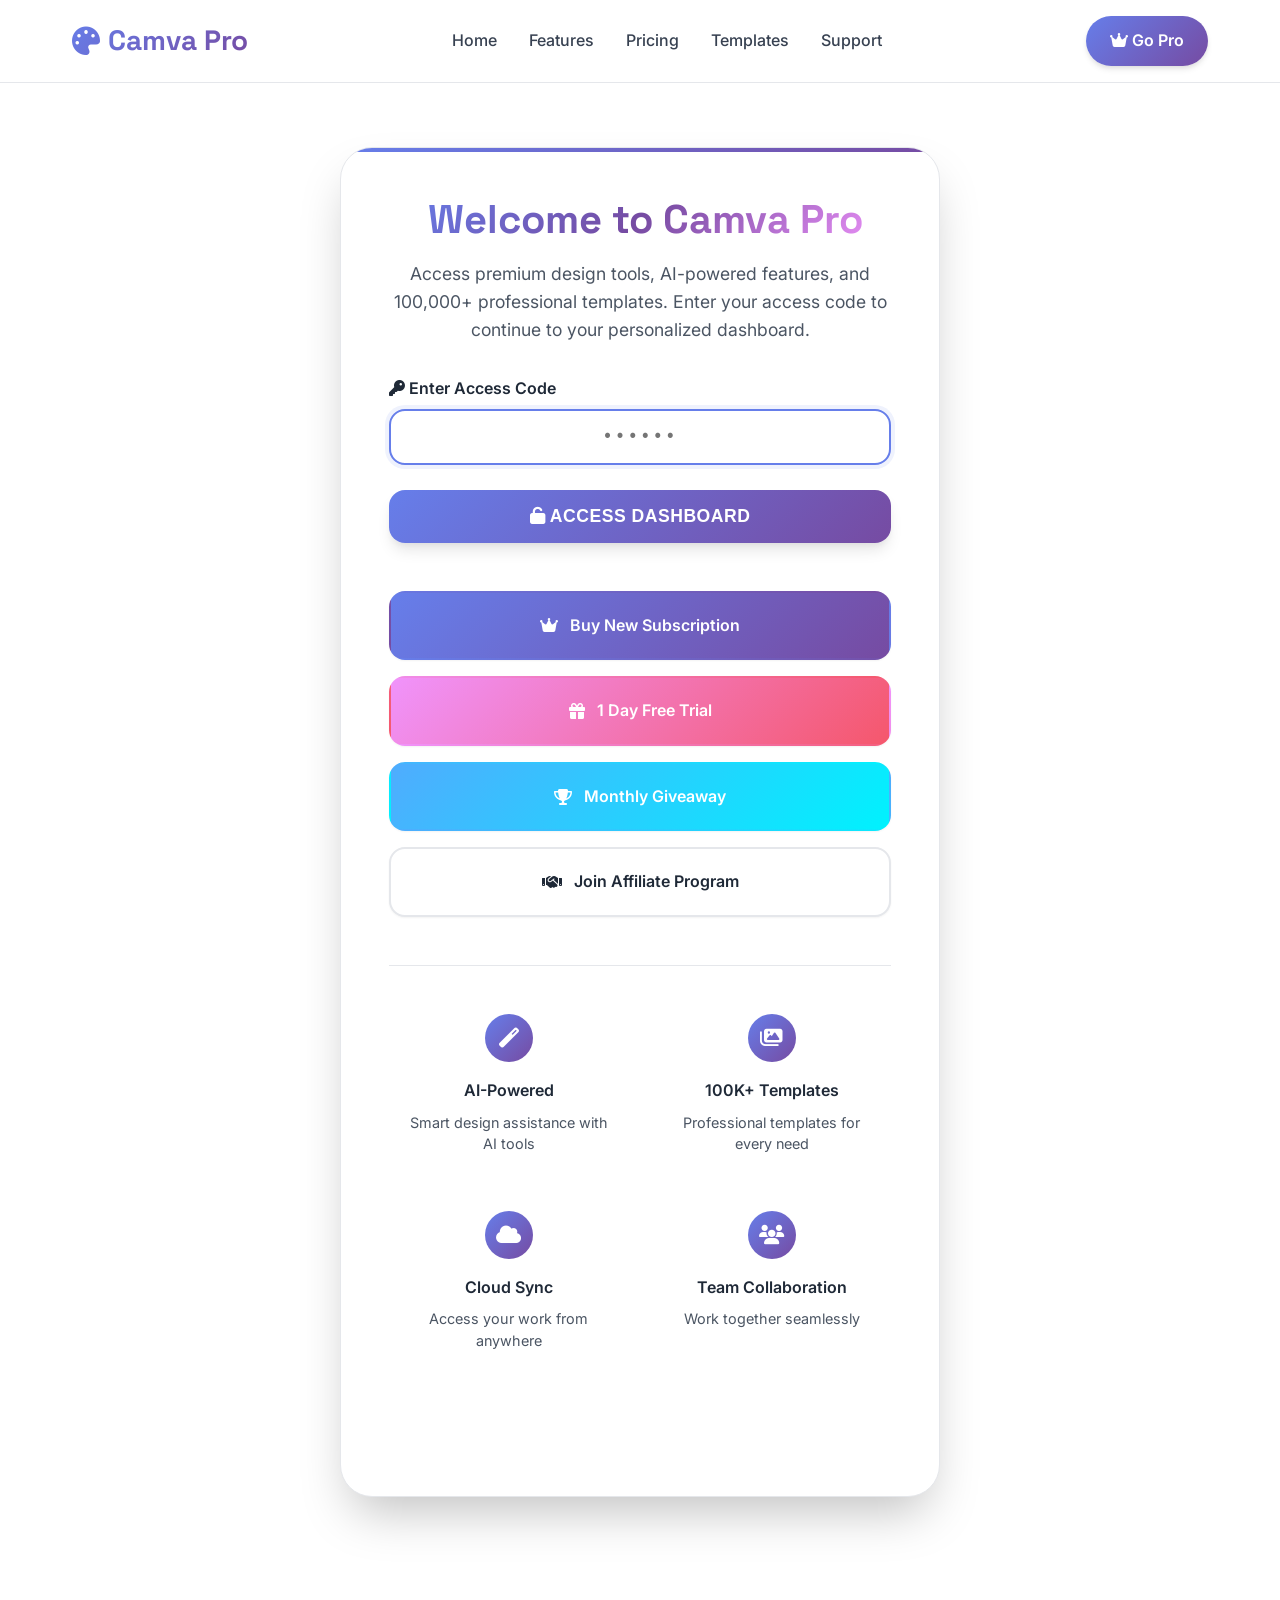
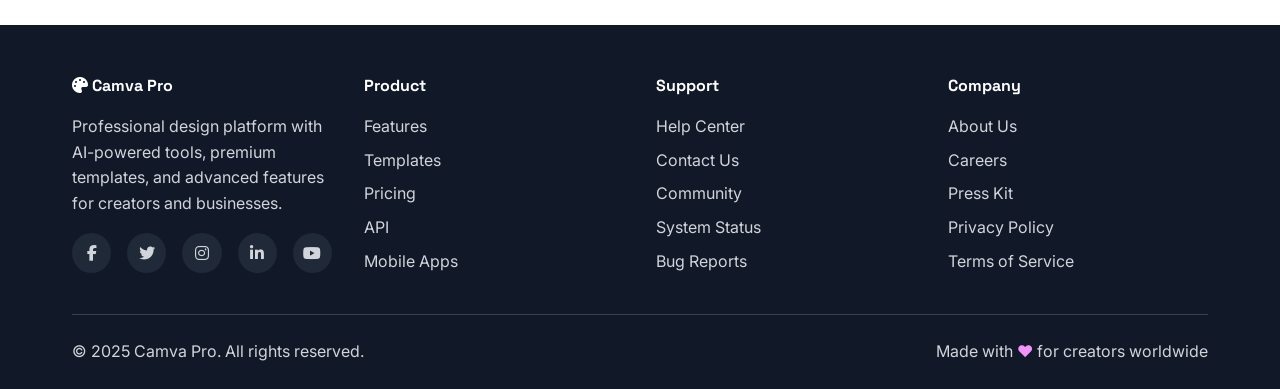
<file: index.html>
<!DOCTYPE html>
<html lang="en">
<head>
    <meta charset="UTF-8">
    <meta name="viewport" content="width=device-width, initial-scale=1.0">
    <title>Camva Pro - Professional Design Platform</title>
    <meta name="description" content="Access premium design tools, AI-powered features, and 100,000+ templates with Camva Pro subscription">
    
    <!-- Google Fonts -->
    <link href="https://fonts.googleapis.com/css2?family=Inter:wght@300;400;500;600;700;800&family=Space+Grotesk:wght@400;500;600;700;800&display=swap" rel="stylesheet">
    
    <!-- Font Awesome -->
    <link href="https://cdnjs.cloudflare.com/ajax/libs/font-awesome/6.4.0/css/all.min.css" rel="stylesheet">
    
    <style>
        * {
            margin: 0;
            padding: 0;
            box-sizing: border-box;
        }

        :root {
            /* Modern Color Palette */
            --primary: #667eea;
            --primary-dark: #5a67d8;
            --primary-light: #a3bffa;
            --secondary: #764ba2;
            --accent: #f093fb;
            
            /* Gradients */
            --gradient-primary: linear-gradient(135deg, #667eea 0%, #764ba2 100%);
            --gradient-secondary: linear-gradient(135deg, #f093fb 0%, #f5576c 100%);
            --gradient-accent: linear-gradient(135deg, #4facfe 0%, #00f2fe 100%);
            --gradient-hero: linear-gradient(135deg, #667eea 0%, #764ba2 50%, #f093fb 100%);
            
            /* Colors */
            --success: #10b981;
            --warning: #f59e0b;
            --error: #ef4444;
            --info: #3b82f6;
            
            /* Grays */
            --white: #ffffff;
            --gray-50: #f9fafb;
            --gray-100: #f3f4f6;
            --gray-200: #e5e7eb;
            --gray-300: #d1d5db;
            --gray-400: #9ca3af;
            --gray-500: #6b7280;
            --gray-600: #4b5563;
            --gray-700: #374151;
            --gray-800: #1f2937;
            --gray-900: #111827;
            
            /* Shadows */
            --shadow-sm: 0 1px 2px 0 rgba(0, 0, 0, 0.05);
            --shadow-md: 0 4px 6px -1px rgba(0, 0, 0, 0.1), 0 2px 4px -1px rgba(0, 0, 0, 0.06);
            --shadow-lg: 0 10px 15px -3px rgba(0, 0, 0, 0.1), 0 4px 6px -2px rgba(0, 0, 0, 0.05);
            --shadow-xl: 0 20px 25px -5px rgba(0, 0, 0, 0.1), 0 10px 10px -5px rgba(0, 0, 0, 0.04);
            --shadow-2xl: 0 25px 50px -12px rgba(0, 0, 0, 0.25);
            --shadow-colored: 0 20px 40px -10px rgba(102, 126, 234, 0.3);
            
            /* Transitions */
            --transition: all 0.3s cubic-bezier(0.4, 0, 0.2, 1);
            --transition-fast: all 0.15s cubic-bezier(0.4, 0, 0.2, 1);
            
            /* Typography */
            --font-sans: 'Inter', system-ui, -apple-system, sans-serif;
            --font-display: 'Space Grotesk', system-ui, -apple-system, sans-serif;
        }

        body {
            font-family: var(--font-sans);
            line-height: 1.6;
            color: var(--gray-800);
            background: var(--white);
            overflow-x: hidden;
            -webkit-font-smoothing: antialiased;
            -moz-osx-font-smoothing: grayscale;
        }

        /* =============== HEADER =============== */
        .header {
            background: rgba(255, 255, 255, 0.95);
            backdrop-filter: blur(20px);
            -webkit-backdrop-filter: blur(20px);
            border-bottom: 1px solid var(--gray-200);
            position: sticky;
            top: 0;
            z-index: 100;
            transition: var(--transition);
        }

        .nav {
            max-width: 1200px;
            margin: 0 auto;
            display: flex;
            align-items: center;
            justify-content: space-between;
            padding: 1rem 2rem;
        }

        .logo {
            font-family: var(--font-display);
            font-size: 1.75rem;
            font-weight: 800;
            background: var(--gradient-primary);
            -webkit-background-clip: text;
            -webkit-text-fill-color: transparent;
            background-clip: text;
            display: flex;
            align-items: center;
            gap: 0.5rem;
            text-decoration: none;
        }

        .nav-links {
            display: flex;
            list-style: none;
            gap: 2rem;
            align-items: center;
        }

        .nav-link {
            color: var(--gray-700);
            text-decoration: none;
            font-weight: 500;
            transition: var(--transition);
            position: relative;
        }

        .nav-link:hover {
            color: var(--primary);
        }

        .nav-link::after {
            content: '';
            position: absolute;
            bottom: -0.25rem;
            left: 0;
            width: 0;
            height: 2px;
            background: var(--gradient-primary);
            transition: width 0.3s ease;
        }

        .nav-link:hover::after {
            width: 100%;
        }

        .nav-cta {
            background: var(--gradient-primary);
            color: var(--white);
            padding: 0.75rem 1.5rem;
            border-radius: 50px;
            text-decoration: none;
            font-weight: 600;
            transition: var(--transition);
            box-shadow: var(--shadow-md);
            border: none;
            cursor: pointer;
        }

        .nav-cta:hover {
            transform: translateY(-2px);
            box-shadow: var(--shadow-colored);
        }

        /* =============== MAIN CONTAINER =============== */
        .container {
            max-width: 1200px;
            margin: 0 auto;
            padding: 0 2rem;
        }

        .main {
            min-height: calc(100vh - 140px);
            display: flex;
            align-items: center;
            justify-content: center;
            padding: 4rem 0;
        }

        /* =============== HERO CARD =============== */
        .hero-card {
            background: var(--white);
            border-radius: 2rem;
            padding: 3rem;
            box-shadow: var(--shadow-2xl);
            border: 1px solid var(--gray-200);
            text-align: center;
            max-width: 600px;
            width: 100%;
            position: relative;
            overflow: hidden;
        }

        .hero-card::before {
            content: '';
            position: absolute;
            top: 0;
            left: 0;
            right: 0;
            height: 4px;
            background: var(--gradient-primary);
        }

        .hero-title {
            font-family: var(--font-display);
            font-size: 2.5rem;
            font-weight: 800;
            background: var(--gradient-hero);
            -webkit-background-clip: text;
            -webkit-text-fill-color: transparent;
            background-clip: text;
            margin-bottom: 1rem;
            line-height: 1.2;
        }

        .hero-subtitle {
            color: var(--gray-600);
            font-size: 1.1rem;
            margin-bottom: 2rem;
            line-height: 1.6;
        }

        /* =============== ACCESS FORM =============== */
        .access-form {
            margin: 2rem 0;
        }

        .form-group {
            margin-bottom: 1.5rem;
        }

        .form-label {
            display: block;
            font-weight: 600;
            color: var(--gray-800);
            margin-bottom: 0.5rem;
            text-align: left;
        }

        .code-input {
            width: 100%;
            padding: 1rem 1.25rem;
            border: 2px solid var(--gray-300);
            border-radius: 1rem;
            font-size: 1.1rem;
            font-weight: 600;
            text-align: center;
            letter-spacing: 2px;
            background: var(--gray-50);
            transition: var(--transition);
            font-family: 'Courier New', monospace;
        }

        .code-input:focus {
            outline: none;
            border-color: var(--primary);
            background: var(--white);
            box-shadow: 0 0 0 4px rgba(102, 126, 234, 0.1);
            transform: translateY(-1px);
        }

        .access-button {
            width: 100%;
            background: var(--gradient-primary);
            color: var(--white);
            border: none;
            padding: 1rem 2rem;
            border-radius: 1rem;
            font-size: 1.1rem;
            font-weight: 700;
            cursor: pointer;
            transition: var(--transition);
            box-shadow: var(--shadow-lg);
            text-transform: uppercase;
            letter-spacing: 0.5px;
        }

        .access-button:hover {
            transform: translateY(-2px);
            box-shadow: var(--shadow-colored);
        }

        .access-button:active {
            transform: translateY(0);
        }

        /* =============== ACTION BUTTONS =============== */
        .action-buttons {
            display: grid;
            grid-template-columns: repeat(auto-fit, minmax(250px, 1fr));
            gap: 1rem;
            margin: 3rem 0;
        }

        .action-btn {
            background: var(--white);
            border: 2px solid var(--gray-200);
            padding: 1.25rem 1.5rem;
            border-radius: 1rem;
            text-decoration: none;
            color: var(--gray-800);
            font-weight: 600;
            transition: var(--transition);
            display: flex;
            align-items: center;
            justify-content: center;
            gap: 0.75rem;
            box-shadow: var(--shadow-sm);
            position: relative;
            overflow: hidden;
        }

        .action-btn::before {
            content: '';
            position: absolute;
            top: 0;
            left: -100%;
            width: 100%;
            height: 100%;
            background: var(--gradient-primary);
            transition: var(--transition);
            z-index: -1;
        }

        .action-btn:hover {
            color: var(--white);
            border-color: transparent;
            transform: translateY(-2px);
            box-shadow: var(--shadow-colored);
        }

        .action-btn:hover::before {
            left: 0;
        }

        .action-btn.primary {
            background: var(--gradient-primary);
            color: var(--white);
            border-color: transparent;
        }

        .action-btn.secondary {
            background: var(--gradient-secondary);
            color: var(--white);
            border-color: transparent;
        }

        .action-btn.accent {
            background: var(--gradient-accent);
            color: var(--white);
            border-color: transparent;
        }

        /* =============== FEATURES GRID =============== */
        .features-grid {
            display: grid;
            grid-template-columns: repeat(auto-fit, minmax(200px, 1fr));
            gap: 1.5rem;
            margin: 3rem 0;
            padding: 2rem 0;
            border-top: 1px solid var(--gray-200);
        }

        .feature-item {
            text-align: center;
            padding: 1rem;
        }

        .feature-icon {
            width: 3rem;
            height: 3rem;
            margin: 0 auto 1rem;
            background: var(--gradient-primary);
            border-radius: 50%;
            display: flex;
            align-items: center;
            justify-content: center;
            color: var(--white);
            font-size: 1.25rem;
        }

        .feature-title {
            font-weight: 600;
            color: var(--gray-800);
            margin-bottom: 0.5rem;
        }

        .feature-desc {
            color: var(--gray-600);
            font-size: 0.9rem;
            line-height: 1.5;
        }

        /* =============== ALERT MESSAGES =============== */
        .alert {
            padding: 1rem 1.25rem;
            border-radius: 0.75rem;
            margin: 1rem 0;
            font-weight: 500;
            display: flex;
            align-items: center;
            gap: 0.75rem;
            animation: slideIn 0.3s ease-out;
        }

        .alert-error {
            background: rgba(239, 68, 68, 0.1);
            color: #dc2626;
            border-left: 4px solid var(--error);
        }

        .alert-success {
            background: rgba(16, 185, 129, 0.1);
            color: #047857;
            border-left: 4px solid var(--success);
        }

        @keyframes slideIn {
            from {
                opacity: 0;
                transform: translateY(-10px);
            }
            to {
                opacity: 1;
                transform: translateY(0);
            }
        }

        /* =============== FOOTER =============== */
        .footer {
            background: var(--gray-900);
            color: var(--gray-300);
            padding: 3rem 0 1.5rem;
            margin-top: 4rem;
        }

        .footer-content {
            max-width: 1200px;
            margin: 0 auto;
            padding: 0 2rem;
        }

        .footer-grid {
            display: grid;
            grid-template-columns: repeat(auto-fit, minmax(250px, 1fr));
            gap: 2rem;
            margin-bottom: 2rem;
        }

        .footer-section h4 {
            color: var(--white);
            font-weight: 700;
            margin-bottom: 1rem;
            font-family: var(--font-display);
        }

        .footer-links {
            list-style: none;
            space-y: 0.5rem;
        }

        .footer-links li {
            margin-bottom: 0.5rem;
        }

        .footer-links a {
            color: var(--gray-300);
            text-decoration: none;
            transition: var(--transition);
        }

        .footer-links a:hover {
            color: var(--primary-light);
        }

        .footer-bottom {
            border-top: 1px solid var(--gray-700);
            padding-top: 1.5rem;
            text-align: center;
            display: flex;
            justify-content: space-between;
            align-items: center;
            flex-wrap: wrap;
            gap: 1rem;
        }

        .social-links {
            display: flex;
            gap: 1rem;
        }

        .social-link {
            width: 2.5rem;
            height: 2.5rem;
            background: var(--gray-800);
            border-radius: 50%;
            display: flex;
            align-items: center;
            justify-content: center;
            color: var(--gray-300);
            text-decoration: none;
            transition: var(--transition);
        }

        .social-link:hover {
            background: var(--primary);
            color: var(--white);
            transform: translateY(-2px);
        }

        /* =============== RESPONSIVE DESIGN =============== */
        @media (max-width: 768px) {
            .nav {
                padding: 1rem;
            }

            .nav-links {
                display: none;
            }

            .hero-card {
                margin: 1rem;
                padding: 2rem 1.5rem;
            }

            .hero-title {
                font-size: 2rem;
            }

            .action-buttons {
                grid-template-columns: 1fr;
            }

            .features-grid {
                grid-template-columns: repeat(auto-fit, minmax(150px, 1fr));
            }

            .footer-bottom {
                text-align: center;
                flex-direction: column;
            }
        }

        @media (max-width: 480px) {
            .container {
                padding: 0 1rem;
            }

            .hero-card {
                padding: 1.5rem 1rem;
            }

            .hero-title {
                font-size: 1.75rem;
            }

            .code-input {
                font-size: 1rem;
                padding: 0.875rem 1rem;
            }
        }

        /* =============== ANIMATIONS =============== */
        @keyframes float {
            0%, 100% { transform: translateY(0px); }
            50% { transform: translateY(-10px); }
        }

        .hero-card {
            animation: float 6s ease-in-out infinite;
        }

        /* =============== LOADING STATE =============== */
        .loading {
            display: inline-block;
            width: 1rem;
            height: 1rem;
            border: 2px solid rgba(255,255,255,0.3);
            border-radius: 50%;
            border-top-color: var(--white);
            animation: spin 1s linear infinite;
            margin-right: 0.5rem;
        }

        @keyframes spin {
            to { transform: rotate(360deg); }
        }

        .btn-loading {
            pointer-events: none;
            opacity: 0.8;
        }
    </style>
</head>
<body>
    <!-- Header -->
    <header class="header">
        <nav class="nav">
            <a href="#" class="logo">
                <i class="fas fa-palette"></i>
                Camva Pro
            </a>
            
            <ul class="nav-links">
                <li><a href="#" class="nav-link">Home</a></li>
                <li><a href="#" class="nav-link">Features</a></li>
                <li><a href="#" class="nav-link">Pricing</a></li>
                <li><a href="#" class="nav-link">Templates</a></li>
                <li><a href="#" class="nav-link">Support</a></li>
            </ul>
            
            <a href="homepage.html" class="nav-cta">
                <i class="fas fa-crown"></i>
                Go Pro
            </a>
        </nav>
    </header>

    <!-- Main Content -->
    <main class="main">
        <div class="container">
            <div class="hero-card">
                <h1 class="hero-title">
                    <i class="fas fa-sparkles"></i>
                    Welcome to Camva Pro
                </h1>
                <p class="hero-subtitle">
                    Access premium design tools, AI-powered features, and 100,000+ professional templates. 
                    Enter your access code to continue to your personalized dashboard.
                </p>

                <!-- Access Form -->
                <form class="access-form" id="accessForm">
                    <div class="form-group">
                        <label for="accessCode" class="form-label">
                            <i class="fas fa-key"></i>
                            Enter Access Code
                        </label>
                        <input 
                            type="text" 
                            id="accessCode" 
                            class="code-input" 
                            placeholder="••••••"
                            maxlength="6"
                            required
                            autocomplete="off"
                        >
                    </div>
                    <button type="submit" class="access-button" id="accessButton">
                        <i class="fas fa-unlock"></i>
                        Access Dashboard
                    </button>
                </form>

                <div id="alertContainer"></div>

                <!-- Quick Action Buttons -->
                <div class="action-buttons">
                    <a href="#" class="action-btn primary" onclick="handleSubscription()">
                        <i class="fas fa-crown"></i>
                        Buy New Subscription
                    </a>
                    
                    <a href="#" class="action-btn secondary" onclick="handleFreeTrial()">
                        <i class="fas fa-gift"></i>
                        1 Day Free Trial
                    </a>
                    
                    <a href="#" class="action-btn accent" onclick="handleGiveaway()">
                        <i class="fas fa-trophy"></i>
                        Monthly Giveaway
                    </a>
                    
                    <a href="#" class="action-btn" onclick="handleAffiliate()">
                        <i class="fas fa-handshake"></i>
                        Join Affiliate Program
                    </a>
                </div>

                <!-- Features Highlight -->
                <div class="features-grid">
                    <div class="feature-item">
                        <div class="feature-icon">
                            <i class="fas fa-magic"></i>
                        </div>
                        <h4 class="feature-title">AI-Powered</h4>
                        <p class="feature-desc">Smart design assistance with AI tools</p>
                    </div>
                    
                    <div class="feature-item">
                        <div class="feature-icon">
                            <i class="fas fa-images"></i>
                        </div>
                        <h4 class="feature-title">100K+ Templates</h4>
                        <p class="feature-desc">Professional templates for every need</p>
                    </div>
                    
                    <div class="feature-item">
                        <div class="feature-icon">
                            <i class="fas fa-cloud"></i>
                        </div>
                        <h4 class="feature-title">Cloud Sync</h4>
                        <p class="feature-desc">Access your work from anywhere</p>
                    </div>
                    
                    <div class="feature-item">
                        <div class="feature-icon">
                            <i class="fas fa-users"></i>
                        </div>
                        <h4 class="feature-title">Team Collaboration</h4>
                        <p class="feature-desc">Work together seamlessly</p>
                    </div>
                </div>
            </div>
        </div>
    </main>

    <!-- Footer -->
    <footer class="footer">
        <div class="footer-content">
            <div class="footer-grid">
                <div class="footer-section">
                    <h4>
                        <i class="fas fa-palette"></i>
                        Camva Pro
                    </h4>
                    <p style="margin-bottom: 1rem;">
                        Professional design platform with AI-powered tools, premium templates, and advanced features for creators and businesses.
                    </p>
                    <div class="social-links">
                        <a href="#" class="social-link" title="Facebook">
                            <i class="fab fa-facebook-f"></i>
                        </a>
                        <a href="#" class="social-link" title="Twitter">
                            <i class="fab fa-twitter"></i>
                        </a>
                        <a href="#" class="social-link" title="Instagram">
                            <i class="fab fa-instagram"></i>
                        </a>
                        <a href="#" class="social-link" title="LinkedIn">
                            <i class="fab fa-linkedin-in"></i>
                        </a>
                        <a href="#" class="social-link" title="YouTube">
                            <i class="fab fa-youtube"></i>
                        </a>
                    </div>
                </div>
                
                <div class="footer-section">
                    <h4>Product</h4>
                    <ul class="footer-links">
                        <li><a href="#">Features</a></li>
                        <li><a href="#">Templates</a></li>
                        <li><a href="#">Pricing</a></li>
                        <li><a href="#">API</a></li>
                        <li><a href="#">Mobile Apps</a></li>
                    </ul>
                </div>
                
                <div class="footer-section">
                    <h4>Support</h4>
                    <ul class="footer-links">
                        <li><a href="#">Help Center</a></li>
                        <li><a href="#">Contact Us</a></li>
                        <li><a href="#">Community</a></li>
                        <li><a href="#">System Status</a></li>
                        <li><a href="#">Bug Reports</a></li>
                    </ul>
                </div>
                
                <div class="footer-section">
                    <h4>Company</h4>
                    <ul class="footer-links">
                        <li><a href="#">About Us</a></li>
                        <li><a href="#">Careers</a></li>
                        <li><a href="#">Press Kit</a></li>
                        <li><a href="#">Privacy Policy</a></li>
                        <li><a href="#">Terms of Service</a></li>
                    </ul>
                </div>
            </div>
            
            <div class="footer-bottom">
                <div>
                    <p>&copy; 2025 Camva Pro. All rights reserved.</p>
                </div>
                <div>
                    <p>Made with <span style="color: #f093fb;">❤</span> for creators worldwide</p>
                </div>
            </div>
        </div>
    </footer>

    <script>
        // =============== ACCESS CODE VALIDATION ===============
        const ACCESS_CODES = {
            '121212': 'data.html',
            '734872': 'Dashboard.html'
        };

        // Form submission handler
        document.getElementById('accessForm').addEventListener('submit', function(e) {
            e.preventDefault();
            handleAccessCode();
        });

        // Auto-format code input
        document.getElementById('accessCode').addEventListener('input', function(e) {
            let value = e.target.value.replace(/\D/g, ''); // Remove non-digits
            if (value.length > 6) value = value.slice(0, 6);
            e.target.value = value;
            
            // Auto-submit if 6 digits entered
            if (value.length === 6) {
                setTimeout(handleAccessCode, 300);
            }
        });

        function handleAccessCode() {
            const codeInput = document.getElementById('accessCode');
            const accessButton = document.getElementById('accessButton');
            const alertContainer = document.getElementById('alertContainer');
            const code = codeInput.value.trim();
            
            // Clear previous alerts
            alertContainer.innerHTML = '';
            
            // Validation
            if (!code) {
                showAlert('Please enter an access code', 'error');
                return;
            }
            
            if (code.length !== 6) {
                showAlert('Access code must be 6 digits', 'error');
                return;
            }
            
            // Show loading state
            accessButton.innerHTML = '<div class="loading"></div>Verifying...';
            accessButton.classList.add('btn-loading');
            codeInput.disabled = true;
            
            // Simulate verification delay
            setTimeout(() => {
                if (ACCESS_CODES[code]) {
                    showAlert('Access granted! Redirecting...', 'success');
                    
                    // Add success animation
                    document.querySelector('.hero-card').style.transform = 'scale(1.02)';
                    
                    // Redirect after success message
                    setTimeout(() => {
                        window.location.href = ACCESS_CODES[code];
                    }, 1500);
                    
                } else {
                    showAlert('Invalid access code. Please try again.', 'error');
                    
                    // Reset form
                    accessButton.innerHTML = '<i class="fas fa-unlock"></i>Access Dashboard';
                    accessButton.classList.remove('btn-loading');
                    codeInput.disabled = false;
                    codeInput.focus();
                    codeInput.select();
                    
                    // Shake animation for error
                    codeInput.style.animation = 'shake 0.5s ease-in-out';
                    setTimeout(() => {
                        codeInput.style.animation = '';
                    }, 500);
                }
            }, 1500);
        }

        function showAlert(message, type) {
            const alertContainer = document.getElementById('alertContainer');
            const alertDiv = document.createElement('div');
            alertDiv.className = `alert alert-${type}`;
            
            const icon = type === 'success' ? 'fas fa-check-circle' : 'fas fa-exclamation-circle';
            alertDiv.innerHTML = `
                <i class="${icon}"></i>
                <span>${message}</span>
            `;
            
            alertContainer.appendChild(alertDiv);
            
            // Auto-remove success alerts
            if (type === 'success') {
                setTimeout(() => {
                    alertDiv.remove();
                }, 3000);
            }
        }

        // =============== ACTION BUTTON HANDLERS ===============
        function handleSubscription() {
            showNotification('Redirecting to subscription plans...', 'info');
            setTimeout(() => {
                window.location.href = 'subscription.html';
            }, 1000);
        }

        function handleFreeTrial() {
            showNotification('Starting your free trial...', 'success');
            setTimeout(() => {
                window.location.href = 'freetrial.html';
            }, 1000);
        }

        function handleGiveaway() {
            showNotification('Opening monthly giveaway...', 'info');
            setTimeout(() => {
                window.location.href = 'pages/giveaway.html';
            }, 1000);
        }

        function handleAffiliate() {
            showNotification('Loading affiliate program...', 'info');
            setTimeout(() => {
                window.location.href = 'pages/afilet.html';
            }, 1000);
        }

        function showNotification(message, type) {
            // Create notification
            const notification = document.createElement('div');
            notification.style.cssText = `
                position: fixed;
                top: 20px;
                right: 20px;
                background: var(--gradient-primary);
                color: white;
                padding: 1rem 1.5rem;
                border-radius: 10px;
                box-shadow: var(--shadow-xl);
                z-index: 1000;
                animation: slideInRight 0.3s ease-out;
                font-weight: 600;
            `;
            notification.innerHTML = `
                <i class="fas fa-info-circle"></i>
                ${message}
            `;
            
            document.body.appendChild(notification);
            
            // Remove after 3 seconds
            setTimeout(() => {
                notification.style.animation = 'slideOutRight 0.3s ease-out';
                setTimeout(() => {
                    notification.remove();
                }, 300);
            }, 3000);
        }

        // =============== KEYBOARD SHORTCUTS ===============
        document.addEventListener('keydown', function(e) {
            // Enter key on code input
            if (e.key === 'Enter' && document.activeElement.id === 'accessCode') {
                handleAccessCode();
            }
            
            // Escape to clear form
            if (e.key === 'Escape') {
                document.getElementById('accessCode').value = '';
                document.getElementById('alertContainer').innerHTML = '';
            }
        });

        // =============== ADDITIONAL ANIMATIONS ===============
        // Add CSS animations for notifications
        const style = document.createElement('style');
        style.textContent = `
            @keyframes slideInRight {
                from { transform: translateX(100%); opacity: 0; }
                to { transform: translateX(0); opacity: 1; }
            }
            
            @keyframes slideOutRight {
                from { transform: translateX(0); opacity: 1; }
                to { transform: translateX(100%); opacity: 0; }
            }
            
            @keyframes shake {
                0%, 100% { transform: translateX(0); }
                25% { transform: translateX(-5px); }
                75% { transform: translateX(5px); }
            }
        `;
        document.head.appendChild(style);

        // =============== PAGE LOAD ANIMATION ===============
        window.addEventListener('load', function() {
            document.querySelector('.hero-card').style.opacity = '0';
            document.querySelector('.hero-card').style.transform = 'translateY(20px)';
            
            setTimeout(() => {
                document.querySelector('.hero-card').style.transition = 'all 0.6s ease-out';
                document.querySelector('.hero-card').style.opacity = '1';
                document.querySelector('.hero-card').style.transform = 'translateY(0)';
            }, 100);
            
            // Focus on input after page load
            setTimeout(() => {
                document.getElementById('accessCode').focus();
            }, 800);
        });
    </script>
</body>
</html>
</file>
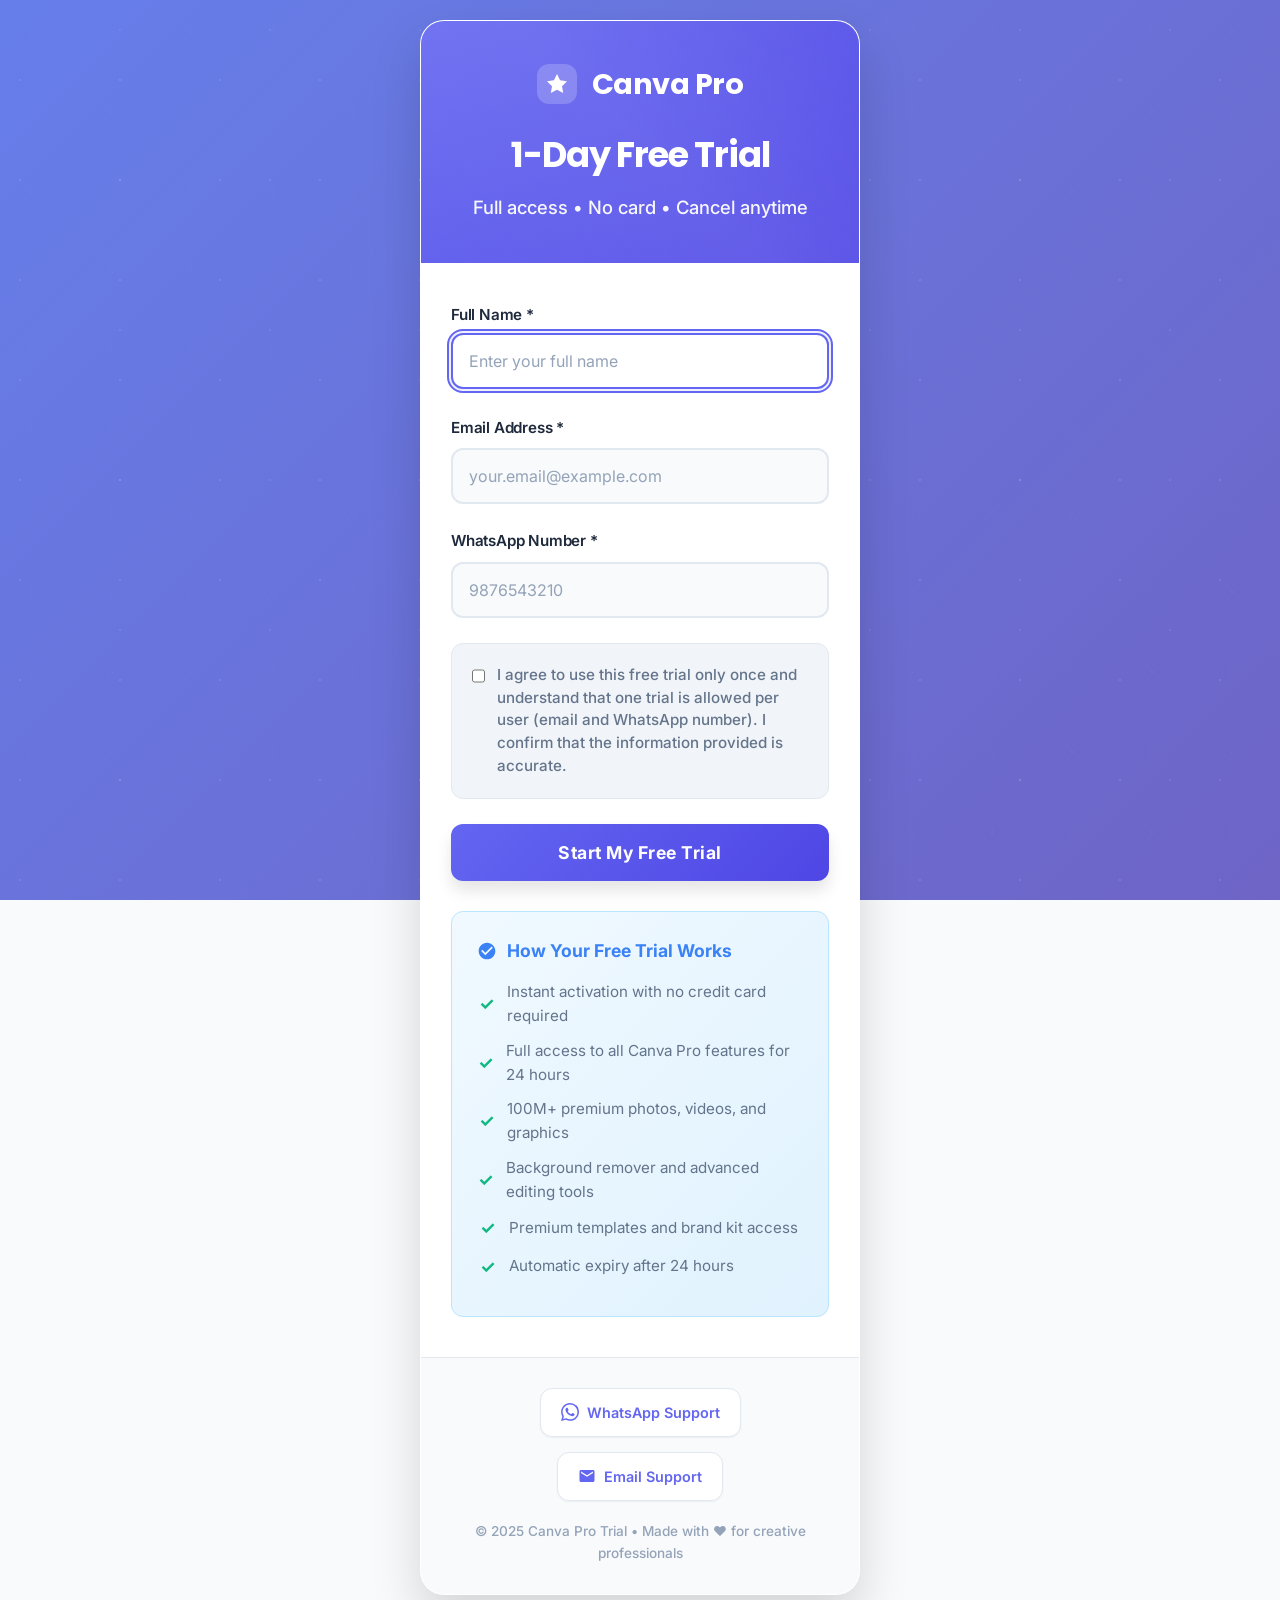
<file: freetrial.html>
<!DOCTYPE html>
<html lang="en">
<head>
  <meta charset="UTF-8">
  <title>Canva Pro • 1-Day Free Trial</title>
  <meta name="viewport" content="width=device-width,initial-scale=1.0">
  <meta name="description" content="Get free 24-hour access to Canva Pro with all premium features. No credit card required, instant activation.">
  <link href="https://fonts.googleapis.com/css2?family=Inter:wght@400;500;600;700&family=Poppins:wght@600;700&display=swap" rel="stylesheet">
  <style>
    :root {
      /* Brand Colors */
      --brand-primary: #6366f1;
      --brand-secondary: #4f46e5;
      --brand-gradient: linear-gradient(135deg, #6366f1 0%, #4f46e5 100%);
      
      /* Status Colors */
      --success: #10b981;
      --success-bg: #ecfdf5;
      --success-border: #a7f3d0;
      --danger: #ef4444;
      --danger-bg: #fef2f2;
      --danger-border: #fecaca;
      --warning: #f59e0b;
      --info: #3b82f6;
      --info-bg: #eff6ff;
      --info-border: #bfdbfe;
      
      /* Background Colors */
      --bg-primary: #f8fafc;
      --bg-secondary: #f1f5f9;
      --bg-tertiary: #e2e8f0;
      --card-bg: #ffffff;
      
      /* Text Colors */
      --text-primary: #1e293b;
      --text-secondary: #64748b;
      --text-light: #94a3b8;
      --text-white: #ffffff;
      
      /* Border & Shadow */
      --border-color: #e2e8f0;
      --border-focus: #6366f1;
      --radius-sm: 8px;
      --radius-md: 12px;
      --radius-lg: 18px;
      --radius-xl: 24px;
      --shadow-sm: 0 1px 2px rgba(0,0,0,0.05);
      --shadow-md: 0 4px 6px rgba(0,0,0,0.07);
      --shadow-lg: 0 10px 15px rgba(0,0,0,0.1);
      --shadow-xl: 0 25px 50px rgba(0,0,0,0.15);
      
      /* Animation */
      --transition-base: 0.3s cubic-bezier(0.4, 0, 0.2, 1);
      --transition-fast: 0.15s cubic-bezier(0.4, 0, 0.2, 1);
    }

    * {
      margin: 0;
      padding: 0;
      box-sizing: border-box;
    }

    body {
      font-family: 'Inter', -apple-system, BlinkMacSystemFont, sans-serif;
      background: var(--bg-primary);
      color: var(--text-primary);
      line-height: 1.6;
      min-height: 100vh;
      overflow-x: hidden;
    }

    /* Animated Background */
    .background {
      position: fixed;
      top: 0;
      left: 0;
      width: 100%;
      height: 100%;
      background: linear-gradient(135deg, #667eea 0%, #764ba2 50%, #6366f1 100%);
      background-size: 400% 400%;
      animation: gradientShift 15s ease infinite;
      z-index: -1;
    }

    @keyframes gradientShift {
      0% { background-position: 0% 50%; }
      50% { background-position: 100% 50%; }
      100% { background-position: 0% 50%; }
    }

    /* Floating particles */
    .background::before {
      content: '';
      position: absolute;
      width: 100%;
      height: 100%;
      background-image: radial-gradient(circle at 20% 80%, rgba(255,255,255,0.1) 1px, transparent 1px),
                        radial-gradient(circle at 80% 20%, rgba(255,255,255,0.08) 1px, transparent 1px),
                        radial-gradient(circle at 40% 40%, rgba(255,255,255,0.05) 1px, transparent 1px);
      background-size: 100px 100px, 150px 150px, 80px 80px;
      animation: floating 20s linear infinite;
    }

    @keyframes floating {
      0% { transform: translate(0, 0); }
      100% { transform: translate(-100px, -100px); }
    }

    .container {
      max-width: 480px;
      margin: 0 auto;
      padding: 20px;
      min-height: 100vh;
      display: flex;
      align-items: center;
      justify-content: center;
    }

    .card {
      background: var(--card-bg);
      border-radius: var(--radius-xl);
      box-shadow: var(--shadow-xl);
      border: 1px solid rgba(255, 255, 255, 0.2);
      overflow: hidden;
      width: 100%;
      backdrop-filter: blur(10px);
      animation: slideUp 0.8s cubic-bezier(0.16, 1, 0.3, 1);
    }

    @keyframes slideUp {
      from {
        opacity: 0;
        transform: translateY(40px) scale(0.95);
      }
      to {
        opacity: 1;
        transform: translateY(0) scale(1);
      }
    }

    /* Header Section */
    .card-header {
      background: var(--brand-gradient);
      padding: 40px 30px;
      text-align: center;
      color: var(--text-white);
      position: relative;
      overflow: hidden;
    }

    .card-header::before {
      content: '';
      position: absolute;
      top: -50%;
      left: -50%;
      width: 200%;
      height: 200%;
      background: linear-gradient(45deg, transparent, rgba(255,255,255,0.1), transparent);
      animation: shimmer 3s ease-in-out infinite;
    }

    @keyframes shimmer {
      0% { transform: translateX(-100%) translateY(-100%) rotate(45deg); }
      100% { transform: translateX(100%) translateY(100%) rotate(45deg); }
    }

    .logo-container {
      display: flex;
      align-items: center;
      justify-content: center;
      gap: 15px;
      margin-bottom: 20px;
      z-index: 1;
      position: relative;
    }

    .logo-icon {
      width: 40px;
      height: 40px;
      background: rgba(255, 255, 255, 0.2);
      border-radius: var(--radius-md);
      display: flex;
      align-items: center;
      justify-content: center;
      backdrop-filter: blur(10px);
    }

    .logo-text {
      font-family: 'Poppins', sans-serif;
      font-size: 1.8rem;
      font-weight: 700;
      letter-spacing: -0.5px;
    }

    .card-title {
      font-family: 'Poppins', sans-serif;
      font-size: 2.2rem;
      font-weight: 700;
      margin-bottom: 10px;
      letter-spacing: -1px;
      z-index: 1;
      position: relative;
    }

    .card-subtitle {
      font-size: 1.15rem;
      opacity: 0.95;
      font-weight: 500;
      z-index: 1;
      position: relative;
    }

    /* Form Section */
    .card-body {
      padding: 40px 30px;
    }

    .form-group {
      margin-bottom: 25px;
    }

    .form-label {
      display: block;
      font-weight: 600;
      margin-bottom: 8px;
      color: var(--text-primary);
      font-size: 0.95rem;
      letter-spacing: -0.2px;
    }

    .form-input {
      width: 100%;
      padding: 16px;
      border: 2px solid var(--border-color);
      border-radius: var(--radius-md);
      font-size: 1rem;
      font-family: inherit;
      background: #f8fafc;
      transition: all var(--transition-base);
      color: var(--text-primary);
      font-weight: 500;
    }

    .form-input:focus {
      outline: none;
      border-color: var(--border-focus);
      background: white;
      box-shadow: 0 0 0 4px rgba(99, 102, 241, 0.1);
      transform: translateY(-2px);
    }

    .form-input:hover:not(:focus) {
      border-color: #cbd5e1;
    }

    .form-input::placeholder {
      color: var(--text-light);
      font-weight: 400;
    }

    .form-input.error {
      border-color: var(--danger);
      background-color: var(--danger-bg);
    }

    .checkbox-group {
      display: flex;
      align-items: flex-start;
      gap: 12px;
      margin: 25px 0;
      padding: 20px;
      background: var(--bg-secondary);
      border-radius: var(--radius-md);
      border: 1px solid var(--border-color);
    }

    .checkbox-input {
      width: 20px;
      height: 20px;
      accent-color: var(--brand-primary);
      margin-top: 2px;
      cursor: pointer;
    }

    .checkbox-label {
      font-size: 0.95rem;
      color: var(--text-secondary);
      line-height: 1.5;
      font-weight: 500;
      cursor: pointer;
    }

    .submit-btn {
      width: 100%;
      padding: 18px;
      background: var(--brand-gradient);
      color: var(--text-white);
      border: none;
      border-radius: var(--radius-md);
      font-size: 1.1rem;
      font-weight: 700;
      cursor: pointer;
      font-family: inherit;
      position: relative;
      overflow: hidden;
      box-shadow: var(--shadow-lg);
      transition: all var(--transition-base);
      letter-spacing: 0.5px;
    }

    .submit-btn:hover:not(:disabled) {
      transform: translateY(-3px);
      box-shadow: 0 15px 35px rgba(99, 102, 241, 0.3);
    }

    .submit-btn:active {
      transform: translateY(-1px);
    }

    .submit-btn:disabled {
      opacity: 0.8;
      cursor: not-allowed;
      transform: none;
    }

    .submit-btn::before {
      content: '';
      position: absolute;
      top: 0;
      left: -100%;
      width: 100%;
      height: 100%;
      background: linear-gradient(90deg, transparent, rgba(255,255,255,0.2), transparent);
      transition: left 0.5s;
    }

    .submit-btn:hover::before {
      left: 100%;
    }

    .btn-content {
      display: flex;
      align-items: center;
      justify-content: center;
      gap: 10px;
      z-index: 1;
      position: relative;
    }

    .loading-spinner {
      width: 22px;
      height: 22px;
      border: 2px solid rgba(255,255,255,0.3);
      border-radius: 50%;
      border-top-color: white;
      animation: spin 1s linear infinite;
      display: none;
    }

    @keyframes spin {
      to { transform: rotate(360deg); }
    }

    /* Alert Messages */
    .alert {
      margin-top: 20px;
      padding: 18px 20px;
      border-radius: var(--radius-md);
      font-size: 0.95rem;
      font-weight: 500;
      border: 1px solid;
      animation: alertSlide 0.4s cubic-bezier(0.16, 1, 0.3, 1);
      position: relative;
      overflow: hidden;
    }

    @keyframes alertSlide {
      from {
        opacity: 0;
        transform: translateY(10px) scale(0.95);
      }
      to {
        opacity: 1;
        transform: translateY(0) scale(1);
      }
    }

    .alert::before {
      content: '';
      position: absolute;
      left: 0;
      top: 0;
      bottom: 0;
      width: 4px;
    }

    .alert-success {
      background: var(--success-bg);
      color: #065f46;
      border-color: var(--success-border);
    }

    .alert-success::before {
      background: var(--success);
    }

    .alert-error {
      background: var(--danger-bg);
      color: #991b1b;
      border-color: var(--danger-border);
    }

    .alert-error::before {
      background: var(--danger);
    }

    .alert-info {
      background: var(--info-bg);
      color: #1e40af;
      border-color: var(--info-border);
    }

    .alert-info::before {
      background: var(--info);
    }

    /* Success Details */
    .success-details {
      background: linear-gradient(135deg, var(--success-bg) 0%, #d1fae5 100%);
      border: 1px solid var(--success-border);
      border-radius: var(--radius-md);
      padding: 30px;
      margin-top: 25px;
      text-align: center;
    }

    .success-icon {
      width: 60px;
      height: 60px;
      background: var(--success);
      border-radius: 50%;
      display: flex;
      align-items: center;
      justify-content: center;
      margin: 0 auto 20px;
      animation: successPulse 2s ease-in-out infinite;
    }

    @keyframes successPulse {
      0%, 100% { transform: scale(1); box-shadow: 0 0 0 0 rgba(16, 185, 129, 0.4); }
      50% { transform: scale(1.05); box-shadow: 0 0 0 10px rgba(16, 185, 129, 0); }
    }

    .success-title {
      font-size: 1.5rem;
      font-weight: 700;
      color: #065f46;
      margin-bottom: 15px;
    }

    .login-key-display {
      background: white;
      border: 2px dashed var(--success);
      border-radius: var(--radius-md);
      padding: 20px;
      margin: 20px 0;
    }

    .login-key-label {
      font-size: 0.9rem;
      color: var(--text-secondary);
      margin-bottom: 10px;
      font-weight: 600;
    }

    .login-key-value {
      font-family: 'Courier New', Monaco, monospace;
      font-size: 1.4rem;
      font-weight: bold;
      color: var(--success);
      letter-spacing: 3px;
      word-break: break-all;
    }

    /* Info Section */
    .trial-info {
      background: linear-gradient(135deg, #f0f9ff 0%, #e0f2fe 100%);
      border: 1px solid #bae6fd;
      border-radius: var(--radius-md);
      padding: 25px;
      margin-top: 30px;
    }

    .trial-info-title {
      font-weight: 700;
      color: var(--info);
      margin-bottom: 15px;
      display: flex;
      align-items: center;
      gap: 10px;
      font-size: 1.1rem;
    }

    .trial-info-list {
      list-style: none;
    }

    .trial-info-list li {
      display: flex;
      align-items: center;
      gap: 12px;
      margin-bottom: 10px;
      color: var(--text-secondary);
      font-size: 0.95rem;
    }

    .trial-info-list li::before {
      content: "✓";
      color: var(--success);
      font-weight: bold;
      font-size: 1.1rem;
      width: 20px;
      text-align: center;
    }

    /* Footer */
    .card-footer {
      padding: 30px;
      background: #f8fafc;
      border-top: 1px solid var(--border-color);
    }

    .support-links {
      display: flex;
      flex-wrap: wrap;
      justify-content: center;
      gap: 15px;
      margin-bottom: 20px;
    }

    .support-link {
      display: inline-flex;
      align-items: center;
      gap: 8px;
      padding: 12px 20px;
      background: white;
      color: var(--brand-primary);
      text-decoration: none;
      border-radius: var(--radius-md);
      border: 1px solid var(--border-color);
      font-weight: 600;
      font-size: 0.9rem;
      transition: all var(--transition-base);
      box-shadow: var(--shadow-sm);
    }

    .support-link:hover {
      background: var(--brand-primary);
      color: white;
      transform: translateY(-2px);
      box-shadow: var(--shadow-md);
    }

    .support-link svg {
      width: 18px;
      height: 18px;
    }

    .copyright {
      text-align: center;
      color: var(--text-light);
      font-size: 0.85rem;
      font-weight: 500;
    }

    /* Responsive Design */
    @media (max-width: 520px) {
      .container {
        padding: 15px;
      }
      
      .card-header {
        padding: 30px 25px;
      }
      
      .card-title {
        font-size: 1.8rem;
      }
      
      .card-subtitle {
        font-size: 1rem;
      }
      
      .card-body {
        padding: 30px 25px;
      }
      
      .form-input {
        padding: 14px;
      }
      
      .submit-btn {
        padding: 16px;
        font-size: 1rem;
      }
      
      .support-links {
        flex-direction: column;
        align-items: center;
      }
      
      .support-link {
        width: 100%;
        max-width: 250px;
        justify-content: center;
      }

      .login-key-value {
        font-size: 1.2rem;
        letter-spacing: 2px;
      }
    }

    @media (max-width: 380px) {
      .card-header {
        padding: 25px 20px;
      }
      
      .card-body {
        padding: 25px 20px;
      }
      
      .card-title {
        font-size: 1.6rem;
      }
      
      .login-key-value {
        font-size: 1rem;
        letter-spacing: 1px;
      }
    }

    /* Accessibility */
    @media (prefers-reduced-motion: reduce) {
      * {
        animation-duration: 0.01ms !important;
        animation-iteration-count: 1 !important;
        transition-duration: 0.01ms !important;
      }
    }

    /* Focus visible for keyboard navigation */
    .form-input:focus-visible,
    .submit-btn:focus-visible,
    .support-link:focus-visible {
      outline: 2px solid var(--brand-primary);
      outline-offset: 2px;
    }
  </style>
</head>
<body>
  <div class="background"></div>
  
  <div class="container">
    <div class="card">
      <!-- Header -->
      <div class="card-header">
        <div class="logo-container">
          <div class="logo-icon">
            <svg width="24" height="24" viewBox="0 0 24 24" fill="currentColor">
              <path d="M12 2l3.09 6.26L22 9.27l-5 4.87 1.18 6.88L12 17.77l-6.18 3.25L7 14.14 2 9.27l6.91-1.01L12 2z"/>
            </svg>
          </div>
          <div class="logo-text">Canva Pro</div>
        </div>
        <h1 class="card-title">1-Day Free Trial</h1>
        <p class="card-subtitle">Full access • No card • Cancel anytime</p>
      </div>

      <!-- Form -->
      <div class="card-body">
        <form id="trialForm" autocomplete="off" novalidate>
          <div class="form-group">
            <label class="form-label" for="fullName">Full Name *</label>
            <input 
              class="form-input" 
              type="text" 
              id="fullName" 
              name="fullName" 
              placeholder="Enter your full name"
              required
              maxlength="50"
              autocomplete="name"
            >
          </div>

          <div class="form-group">
            <label class="form-label" for="canvaEmail">Email Address *</label>
            <input 
              class="form-input" 
              type="email" 
              id="canvaEmail" 
              name="canvaEmail" 
              placeholder="your.email@example.com"
              required
              maxlength="100"
              autocomplete="email"
            >
          </div>

          <div class="form-group">
            <label class="form-label" for="whatsappNumber">WhatsApp Number *</label>
            <input 
              class="form-input" 
              type="tel" 
              id="whatsappNumber" 
              name="whatsappNumber" 
              placeholder="9876543210"
              pattern="[0-9]{10,14}"
              required
              maxlength="14"
              autocomplete="tel"
            >
          </div>

          <div class="checkbox-group">
            <input 
              class="checkbox-input" 
              type="checkbox" 
              id="agreeToTerms" 
              required
            >
            <label class="checkbox-label" for="agreeToTerms">
              I agree to use this free trial only once and understand that one trial is allowed per user (email and WhatsApp number). I confirm that the information provided is accurate.
            </label>
          </div>

          <button type="submit" class="submit-btn" id="submitBtn">
            <div class="btn-content">
              <span class="btn-text">Start My Free Trial</span>
              <div class="loading-spinner" id="loadingSpinner"></div>
            </div>
          </button>

          <div id="alertContainer"></div>
        </form>

        <!-- Trial Info -->
        <div class="trial-info">
          <div class="trial-info-title">
            <svg width="20" height="20" viewBox="0 0 24 24" fill="currentColor">
              <path d="M12 2C6.48 2 2 6.48 2 12s4.48 10 10 10 10-4.48 10-10S17.52 2 12 2zm-2 15l-5-5 1.41-1.41L10 14.17l7.59-7.59L19 8l-9 9z"/>
            </svg>
            How Your Free Trial Works
          </div>
          <ul class="trial-info-list">
            <li>Instant activation with no credit card required</li>
            <li>Full access to all Canva Pro features for 24 hours</li>
            <li>100M+ premium photos, videos, and graphics</li>
            <li>Background remover and advanced editing tools</li>
            <li>Premium templates and brand kit access</li>
            <li>Automatic expiry after 24 hours</li>
          </ul>
        </div>
      </div>

      <!-- Footer -->
      <div class="card-footer">
        <div class="support-links">
          <a href="https://wa.me/916306356544" class="support-link" target="_blank" rel="noopener">
            <svg viewBox="0 0 24 24" fill="currentColor">
              <path d="M17.472 14.382c-.297-.149-1.758-.867-2.03-.967-.273-.099-.471-.148-.67.15-.197.297-.767.966-.94 1.164-.173.199-.347.223-.644.075-.297-.15-1.255-.463-2.39-1.475-.883-.788-1.48-1.761-1.653-2.059-.173-.297-.018-.458.13-.606.134-.133.298-.347.446-.52.149-.174.198-.298.298-.497.099-.198.05-.371-.025-.52-.075-.149-.669-1.612-.916-2.207-.242-.579-.487-.5-.669-.51-.173-.008-.371-.01-.57-.01-.198 0-.52.074-.792.372-.272.297-1.04 1.016-1.04 2.479 0 1.462 1.065 2.875 1.213 3.074.149.198 2.096 3.2 5.077 4.487.709.306 1.262.489 1.694.625.712.227 1.36.195 1.871.118.571-.085 1.758-.719 2.006-1.413.248-.694.248-1.289.173-1.413-.074-.124-.272-.198-.57-.347m-5.421 7.403h-.004a9.87 9.87 0 01-5.031-1.378l-.361-.214-3.741.982.998-3.648-.235-.374a9.86 9.86 0 01-1.51-5.26c.001-5.45 4.436-9.884 9.888-9.884 2.64 0 5.122 1.03 6.988 2.898a9.825 9.825 0 012.893 6.994c-.003 5.45-4.437 9.884-9.885 9.884m8.413-18.297A11.815 11.815 0 0012.05 0C5.495 0 .16 5.335.157 11.892c0 2.096.547 4.142 1.588 5.945L.057 24l6.305-1.654a11.882 11.882 0 005.683 1.448h.005c6.554 0 11.89-5.335 11.893-11.893A11.821 11.821 0 0020.893 3.488"/>
            </svg>
            WhatsApp Support
          </a>
          <a href="mailto:support@canvapro.design" class="support-link">
            <svg viewBox="0 0 24 24" fill="currentColor">
              <path d="M20 4H4c-1.1 0-1.99.9-1.99 2L2 18c0 1.1.9 2 2 2h16c1.1 0 2-.9 2-2V6c0-1.1-.9-2-2-2zm0 4l-8 5-8-5V6l8 5 8-5v2z"/>
            </svg>
            Email Support
          </a>
        </div>
        <div class="copyright">
          © 2025 Canva Pro Trial • Made with ❤️ for creative professionals
        </div>
      </div>
    </div>
  </div>

  <script>
    // Configuration
    const API_URL = 'https://script.google.com/macros/s/AKfycbz6IaGtFgdo5EQhaepXFihVE2iuWAGUxkrcM8MP8x2d7ADlam2gc9mpLMFgVMfLybJs1Q/exec';
    
    // DOM Elements
    const form = document.getElementById('trialForm');
    const submitBtn = document.getElementById('submitBtn');
    const loadingSpinner = document.getElementById('loadingSpinner');
    const alertContainer = document.getElementById('alertContainer');
    const btnText = document.querySelector('.btn-text');

    // Form inputs
    const nameInput = document.getElementById('fullName');
    const emailInput = document.getElementById('canvaEmail');
    const phoneInput = document.getElementById('whatsappNumber');
    const agreeCheckbox = document.getElementById('agreeToTerms');

    // Utility Functions
    function showAlert(message, type = 'info') {
      const alertDiv = document.createElement('div');
      alertDiv.className = `alert alert-${type}`;
      alertDiv.innerHTML = message;
      
      alertContainer.innerHTML = '';
      alertContainer.appendChild(alertDiv);
      
      // Auto-scroll to alert
      setTimeout(() => {
        alertDiv.scrollIntoView({ behavior: 'smooth', block: 'nearest' });
      }, 100);
    }

    function setLoading(isLoading) {
      submitBtn.disabled = isLoading;
      loadingSpinner.style.display = isLoading ? 'block' : 'none';
      btnText.textContent = isLoading ? 'Processing...' : 'Start My Free Trial';
    }

    function isValidEmail(email) {
      const emailRegex = /^[^\s@]+@[^\s@]+\.[^\s@]+$/;
      return emailRegex.test(email);
    }

    function isValidPhone(phone) {
      const phoneRegex = /^[0-9]{10,14}$/;
      return phoneRegex.test(phone);
    }

    function validateForm() {
      const name = nameInput.value.trim();
      const email = emailInput.value.trim();
      const phone = phoneInput.value.trim();
      const agreed = agreeCheckbox.checked;

      // Reset error states
      [nameInput, emailInput, phoneInput].forEach(input => {
        input.classList.remove('error');
      });

      if (name.length < 2) {
        nameInput.classList.add('error');
        showAlert('Please enter your full name (minimum 2 characters)', 'error');
        nameInput.focus();
        return false;
      }

      if (!isValidEmail(email)) {
        emailInput.classList.add('error');
        showAlert('Please enter a valid email address', 'error');
        emailInput.focus();
        return false;
      }

      if (!isValidPhone(phone)) {
        phoneInput.classList.add('error');
        showAlert('Please enter a valid WhatsApp number (10-14 digits)', 'error');
        phoneInput.focus();
        return false;
      }

      if (!agreed) {
        showAlert('Please agree to the terms to continue with your free trial', 'error');
        agreeCheckbox.focus();
        return false;
      }

      return true;
    }

    function handleSuccess(data) {
      const successHTML = `
        <div class="success-details">
          <div class="success-icon">
            <svg width="24" height="24" viewBox="0 0 24 24" fill="white">
              <path d="M12 2C6.48 2 2 6.48 2 12s4.48 10 10 10 10-4.48 10-10S17.52 2 12 2zm-2 15l-5-5 1.41-1.41L10 14.17l7.59-7.59L19 8l-9 9z"/>
            </svg>
          </div>
          
          <div class="success-title">🎉 Trial Activated Successfully!</div>
          
          <p style="margin-bottom: 20px; color: #065f46; font-weight: 500;">
            Your Canva Pro trial is now active! Check your WhatsApp and email for confirmation details and access instructions.
          </p>

          ${data.data && data.data.loginKey ? `
            <div class="login-key-display">
              <div class="login-key-label">Your Unique Login Key</div>
              <div class="login-key-value">${data.data.loginKey}</div>
            </div>
          ` : ''}

          ${data.data && data.data.expiresAt ? `
            <p style="text-align: center; margin-top: 15px; font-weight: 600; color: #059669;">
              <strong>⏰ Trial expires:</strong> ${data.data.expiresAt}
            </p>
          ` : ''}

          <div style="margin-top: 25px; padding-top: 20px; border-top: 1px solid #a7f3d0; font-size: 0.9rem; color: #047857;">
            <div style="margin-bottom: 8px;"><strong>✨ What's Next:</strong></div>
            <div>• Check your WhatsApp for instant access details</div>
            <div>• Check your email for complete trial information</div>
            <div>• Start creating amazing designs right away!</div>
          </div>
        </div>
      `;

      showAlert(successHTML, 'success');
      form.reset();
      submitBtn.style.display = 'none';
    }

    function handleError(message) {
      let errorMessage = message;
      
      // Enhance common error messages
      if (message.includes('duplicate') || message.includes('already used')) {
        errorMessage = `
          <div style="text-align: center;">
            <strong>🚫 Trial Already Used</strong><br><br>
            A free trial has already been claimed for this email or WhatsApp number. 
            Each person can only use the free trial once.<br><br>
            If you believe this is a mistake or need assistance, please contact our support team using the links below.
          </div>
        `;
      } else if (message.includes('network') || message.includes('Connection')) {
        errorMessage = `
          <div style="text-align: center;">
            <strong>🌐 Connection Error</strong><br><br>
            Unable to connect to our servers. Please check your internet connection and try again.
            If the problem persists, please contact our support team.
          </div>
        `;
      }

      showAlert(errorMessage, 'error');
    }

    // Event Listeners
    form.addEventListener('submit', async (e) => {
      e.preventDefault();
      
      if (!validateForm()) {
        return;
      }

      setLoading(true);
      alertContainer.innerHTML = '';

      try {
        const formData = new FormData(form);
        
        const response = await fetch(API_URL, {
          method: 'POST',
          body: formData
        });

        const result = await response.json();

        if (result.status === 'success') {
          handleSuccess(result);
        } else {
          handleError(result.message || 'An unexpected error occurred while processing your request. Please try again.');
        }

      } catch (error) {
        console.error('Submission error:', error);
        handleError('Connection error: Unable to submit your request. Please check your internet connection and try again.');
      } finally {
        setLoading(false);
      }
    });

    // Real-time validation
    nameInput.addEventListener('blur', () => {
      const name = nameInput.value.trim();
      if (name.length > 0 && name.length < 2) {
        nameInput.classList.add('error');
      } else {
        nameInput.classList.remove('error');
      }
    });

    emailInput.addEventListener('blur', () => {
      const email = emailInput.value.trim();
      if (email.length > 0 && !isValidEmail(email)) {
        emailInput.classList.add('error');
      } else {
        emailInput.classList.remove('error');
      }
    });

    phoneInput.addEventListener('input', (e) => {
      // Only allow numbers
      e.target.value = e.target.value.replace(/\D/g, '');
    });

    phoneInput.addEventListener('blur', () => {
      const phone = phoneInput.value.trim();
      if (phone.length > 0 && !isValidPhone(phone)) {
        phoneInput.classList.add('error');
      } else {
        phoneInput.classList.remove('error');
      }
    });

    // Form auto-save to prevent data loss (store in sessionStorage)
    [nameInput, emailInput, phoneInput].forEach(input => {
      input.addEventListener('input', (e) => {
        sessionStorage.setItem(e.target.name, e.target.value);
      });
    });

    // Initialize form with saved data
    document.addEventListener('DOMContentLoaded', () => {
      // Restore form data
      [nameInput, emailInput, phoneInput].forEach(input => {
        const saved = sessionStorage.getItem(input.name);
        if (saved) {
          input.value = saved;
        }
      });

      // Focus on first empty input
      const firstEmptyInput = [nameInput, emailInput, phoneInput].find(input => !input.value.trim());
      if (firstEmptyInput) {
        setTimeout(() => firstEmptyInput.focus(), 500);
      }

      // Clear session storage on successful submission
      const clearStorage = () => {
        sessionStorage.removeItem('fullName');
        sessionStorage.removeItem('canvaEmail');
        sessionStorage.removeItem('whatsappNumber');
      };

      // Add to success handler
      const originalHandleSuccess = handleSuccess;
      handleSuccess = (data) => {
        originalHandleSuccess(data);
        clearStorage();
      };
    });
  </script>
</body>
</html>
</file>
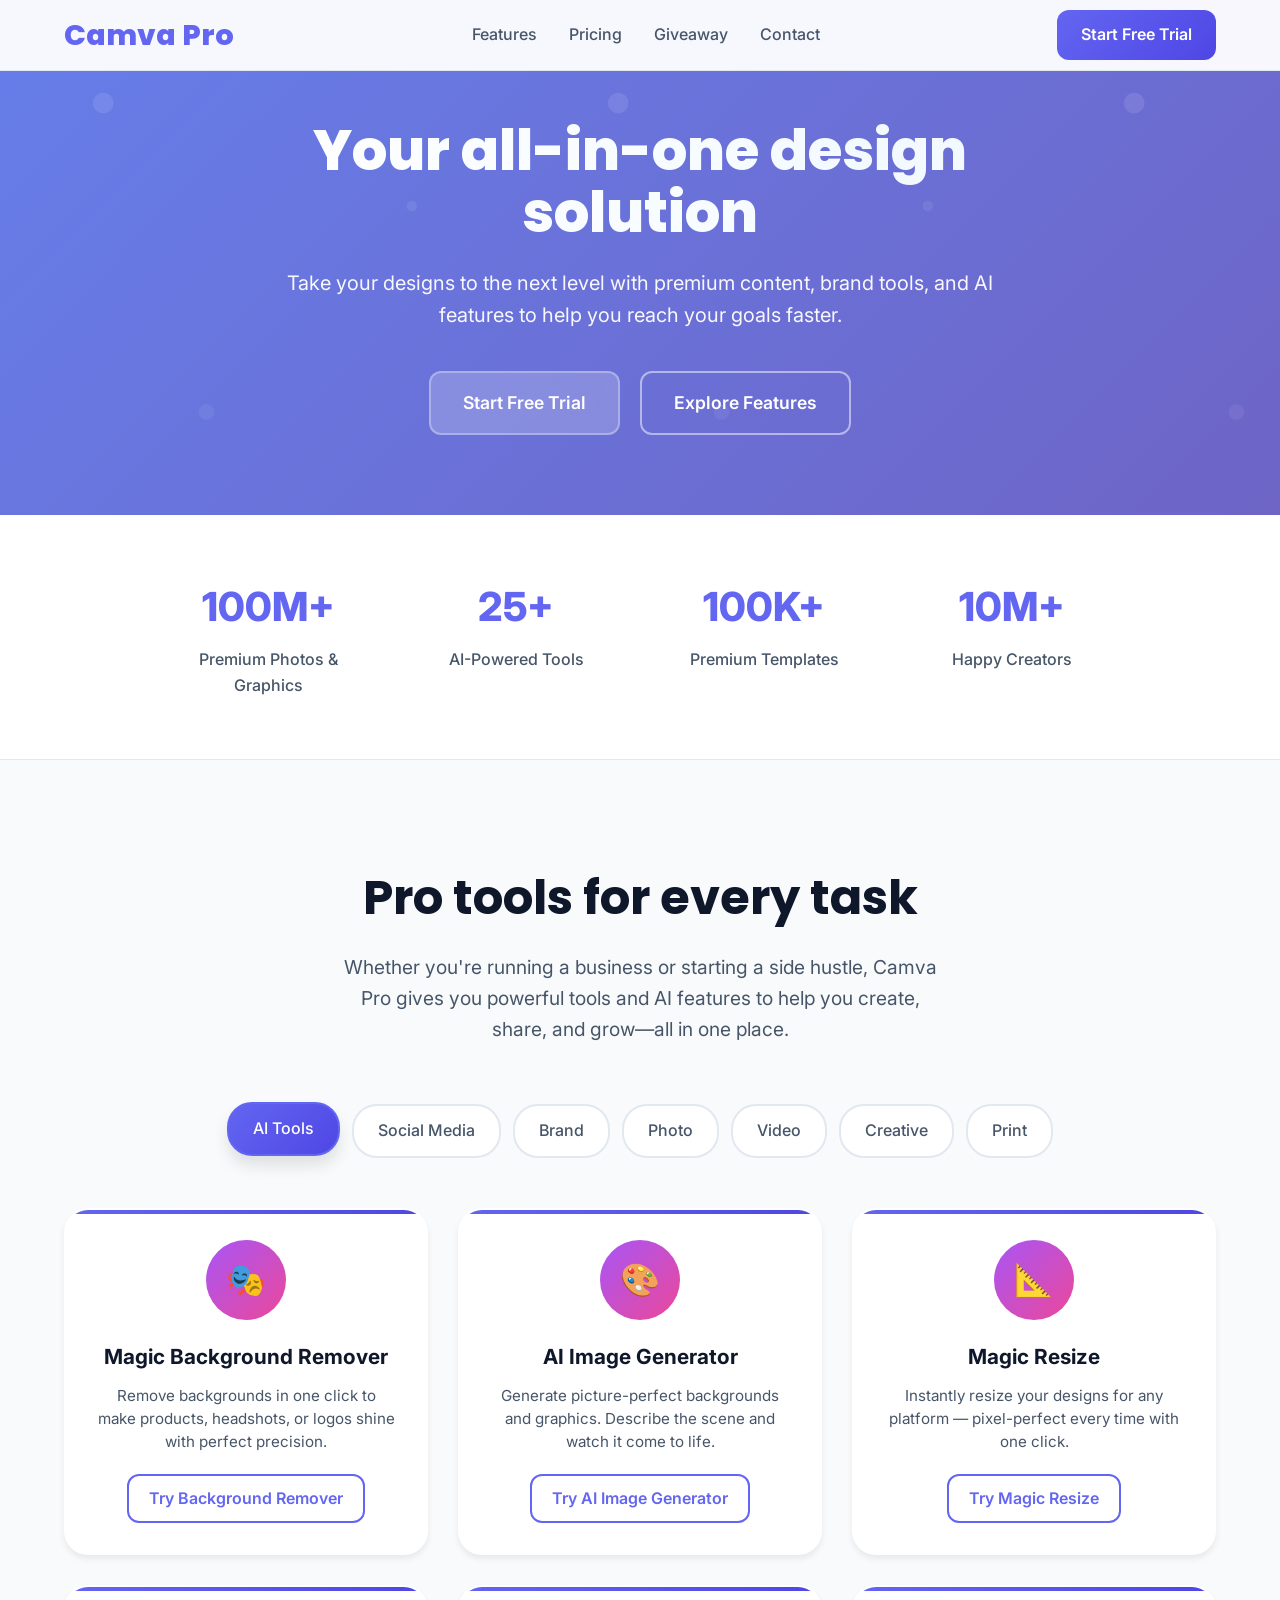
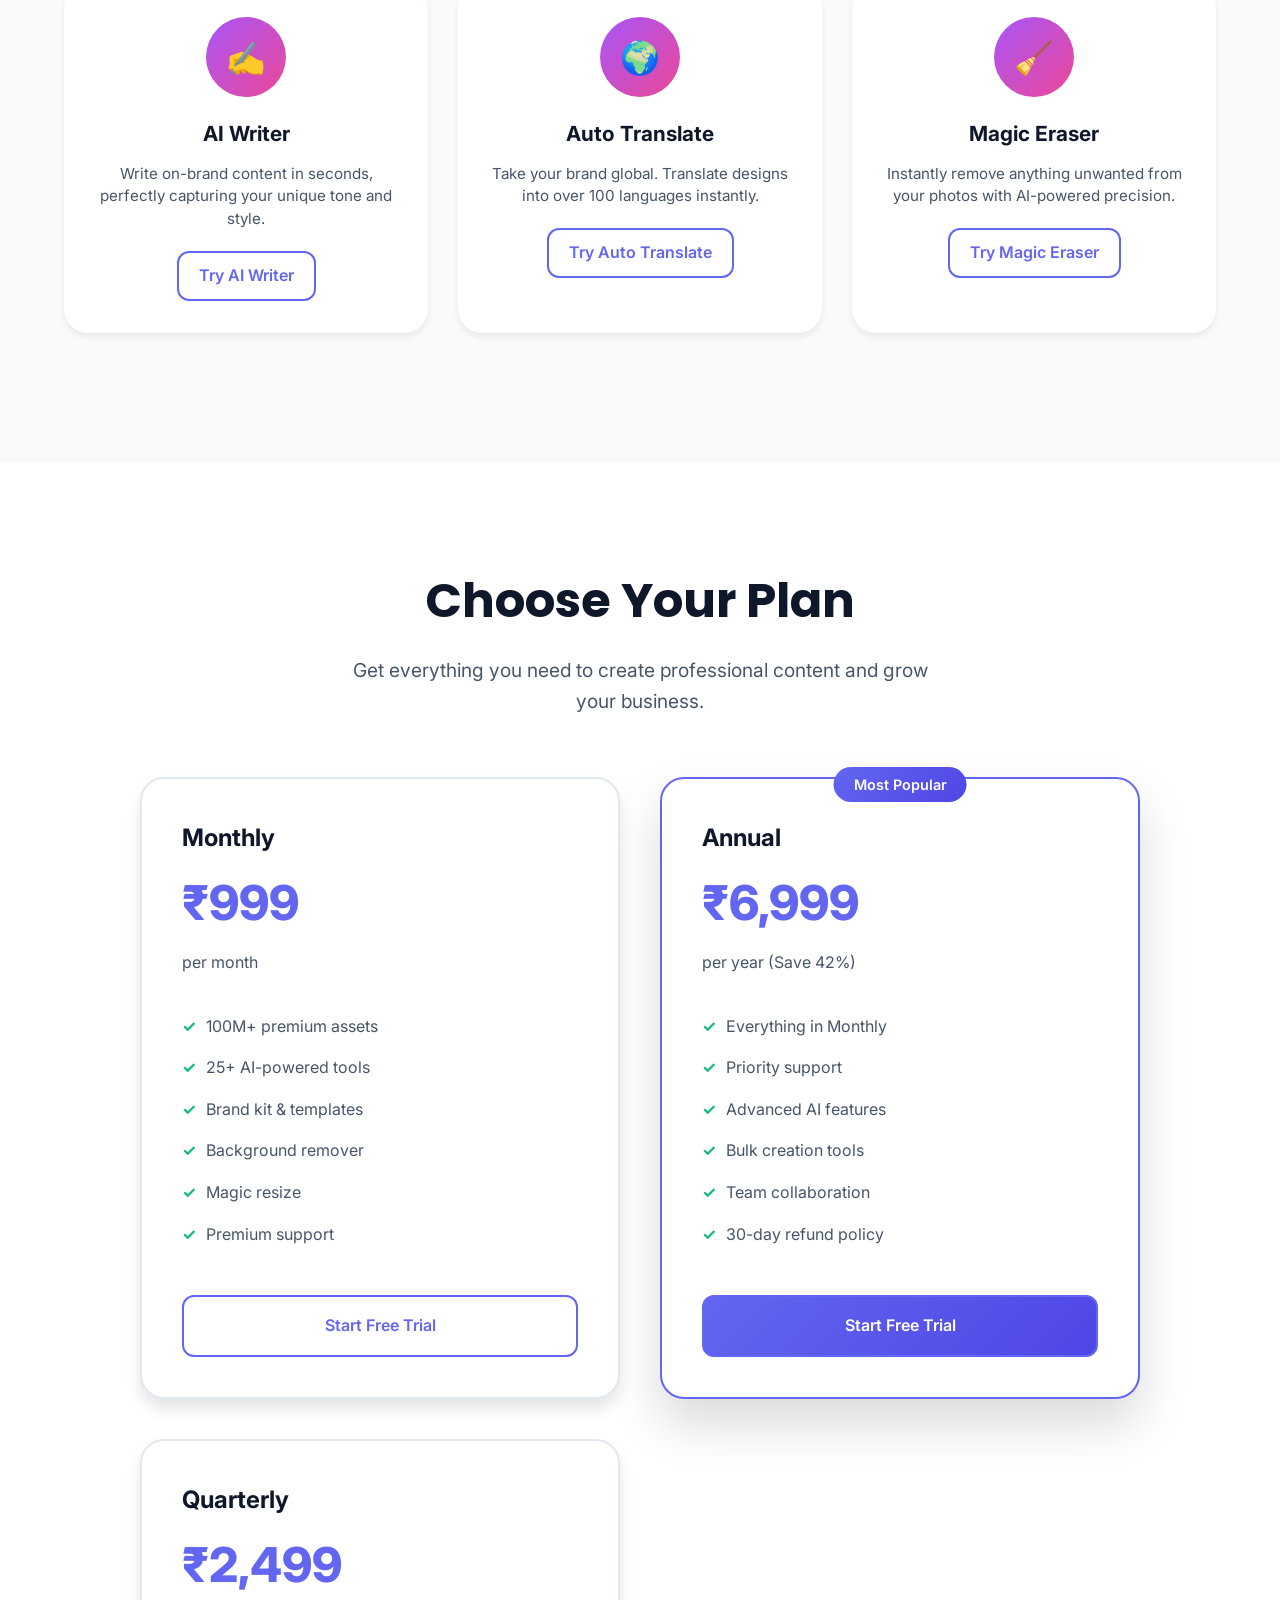
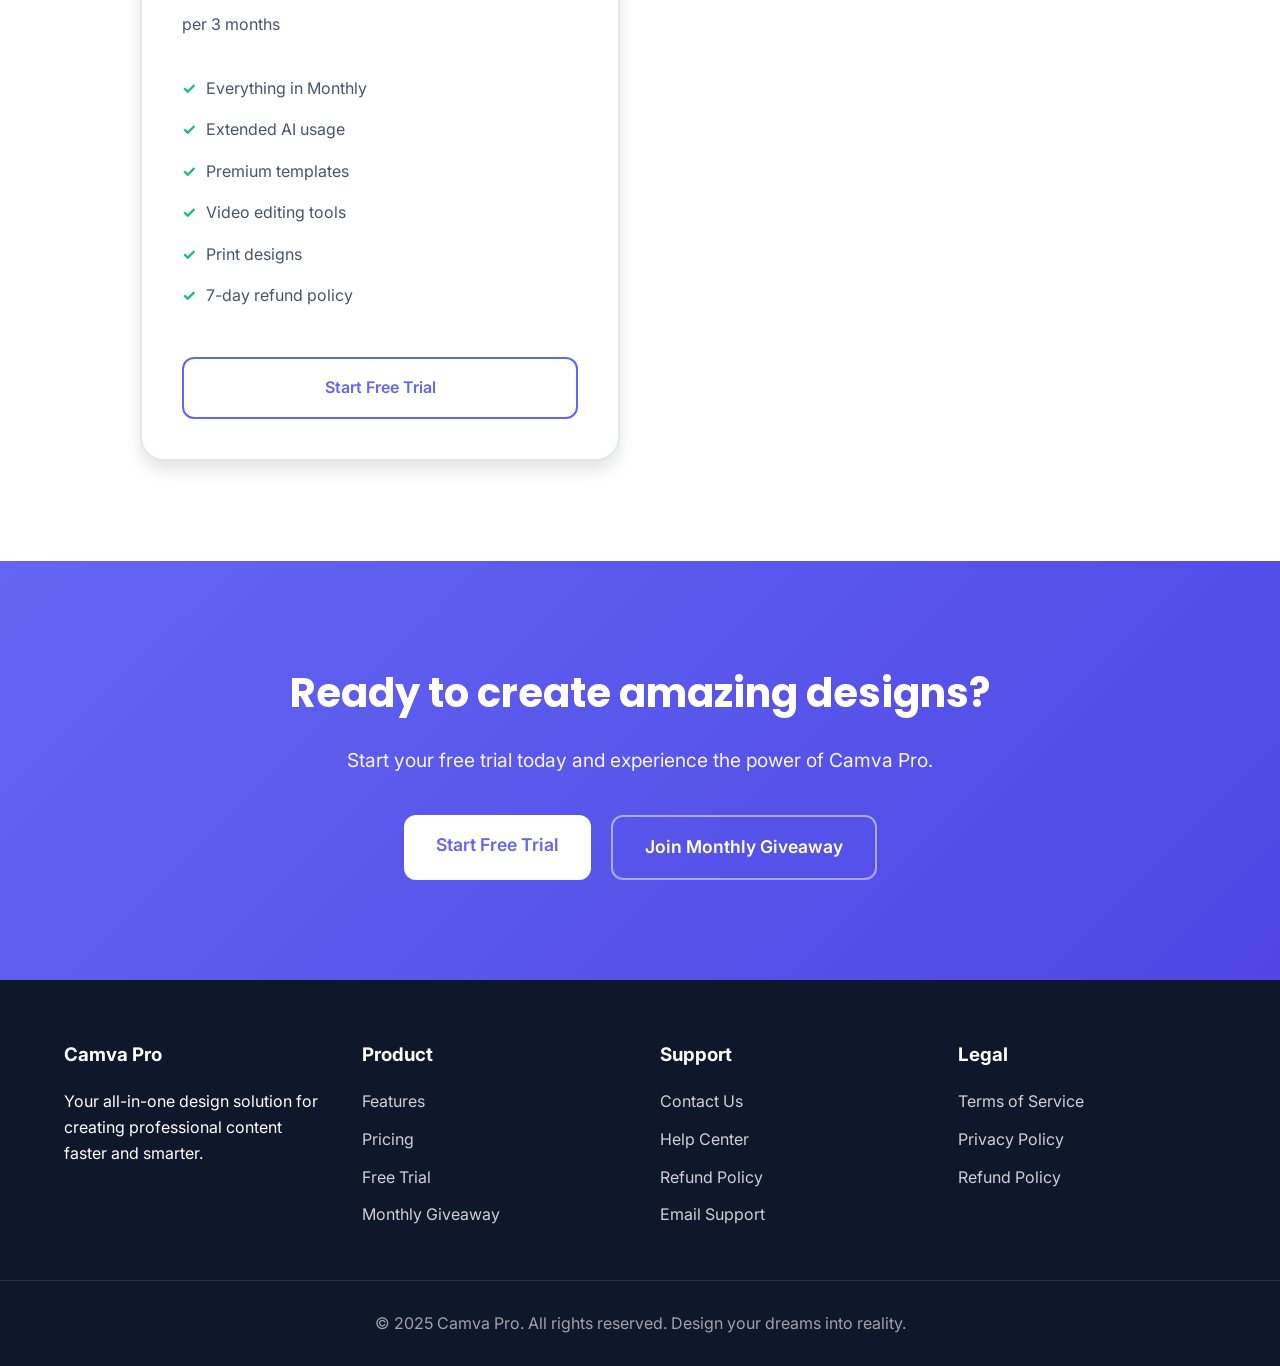
<file: homepage.html>
<!DOCTYPE html>
<html lang="en">
<head>
  <meta charset="UTF-8">
  <title>Camva Pro - Your All-in-One Design Solution</title>
  <meta name="viewport" content="width=device-width,initial-scale=1.0">
  <meta name="description" content="Take your designs to the next level with Camva Pro. Access premium content, brand tools, and AI features to reach your goals faster.">
  <link href="https://fonts.googleapis.com/css2?family=Inter:wght@300;400;500;600;700;800&family=Poppins:wght@600;700;800&display=swap" rel="stylesheet">
  <style>
    :root {
      --brand-primary: #6366f1;
      --brand-secondary: #4f46e5;
      --brand-gradient: linear-gradient(135deg, #6366f1 0%, #4f46e5 100%);
      --accent-purple: #a855f7;
      --accent-pink: #ec4899;
      --accent-cyan: #06b6d4;
      --accent-green: #10b981;
      --success: #10b981;
      --warning: #f59e0b;
      --bg-primary: #ffffff;
      --bg-secondary: #f8fafc;
      --bg-tertiary: #f1f5f9;
      --text-primary: #0f172a;
      --text-secondary: #475569;
      --text-light: #64748b;
      --border-color: #e2e8f0;
      --shadow-sm: 0 1px 2px rgba(0,0,0,0.05);
      --shadow-md: 0 4px 6px rgba(0,0,0,0.07);
      --shadow-lg: 0 10px 15px rgba(0,0,0,0.1);
      --shadow-xl: 0 25px 50px rgba(0,0,0,0.15);
      --radius-sm: 8px;
      --radius-md: 12px;
      --radius-lg: 18px;
      --radius-xl: 24px;
      --transition: 0.3s cubic-bezier(0.4, 0, 0.2, 1);
    }

    * {
      margin: 0;
      padding: 0;
      box-sizing: border-box;
    }

    body {
      font-family: 'Inter', -apple-system, BlinkMacSystemFont, sans-serif;
      background: var(--bg-primary);
      color: var(--text-primary);
      line-height: 1.6;
      overflow-x: hidden;
    }

    /* Navigation */
    .navbar {
      position: fixed;
      top: 0;
      width: 100%;
      background: rgba(255, 255, 255, 0.95);
      backdrop-filter: blur(20px);
      border-bottom: 1px solid var(--border-color);
      z-index: 1000;
      transition: all var(--transition);
    }

    .nav-container {
      max-width: 1200px;
      margin: 0 auto;
      padding: 0 24px;
      display: flex;
      align-items: center;
      justify-content: space-between;
      height: 70px;
    }

    .logo {
      font-family: 'Poppins', sans-serif;
      font-size: 1.8rem;
      font-weight: 800;
      color: var(--brand-primary);
      text-decoration: none;
    }

    .nav-links {
      display: flex;
      list-style: none;
      gap: 32px;
      align-items: center;
    }

    .nav-links a {
      text-decoration: none;
      color: var(--text-secondary);
      font-weight: 500;
      transition: color var(--transition);
    }

    .nav-links a:hover {
      color: var(--brand-primary);
    }

    .cta-button {
      background: var(--brand-gradient);
      color: white;
      padding: 12px 24px;
      border-radius: var(--radius-md);
      text-decoration: none;
      font-weight: 600;
      transition: all var(--transition);
      border: none;
      cursor: pointer;
    }

    .cta-button:hover {
      transform: translateY(-2px);
      box-shadow: var(--shadow-lg);
    }

    /* Hero Section */
    .hero {
      background: linear-gradient(135deg, #667eea 0%, #764ba2 50%, #f093fb 100%);
      background-size: 400% 400%;
      animation: gradientShift 20s ease infinite;
      padding: 120px 0 80px;
      text-align: center;
      color: white;
      position: relative;
      overflow: hidden;
    }

    @keyframes gradientShift {
      0% { background-position: 0% 50%; }
      50% { background-position: 100% 50%; }
      100% { background-position: 0% 50%; }
    }

    .hero::before {
      content: '';
      position: absolute;
      top: 0;
      left: 0;
      right: 0;
      bottom: 0;
      background: url('data:image/svg+xml,<svg xmlns="http://www.w3.org/2000/svg" viewBox="0 0 100 100"><circle cx="20" cy="20" r="2" fill="rgba(255,255,255,0.1)"/><circle cx="80" cy="40" r="1" fill="rgba(255,255,255,0.08)"/><circle cx="40" cy="80" r="1.5" fill="rgba(255,255,255,0.06)"/></svg>');
      animation: floating 25s linear infinite;
    }

    @keyframes floating {
      0% { transform: translate(0, 0) rotate(0deg); }
      100% { transform: translate(-100px, -100px) rotate(360deg); }
    }

    .hero-content {
      max-width: 800px;
      margin: 0 auto;
      padding: 0 24px;
      position: relative;
      z-index: 1;
    }

    .hero h1 {
      font-family: 'Poppins', sans-serif;
      font-size: 3.5rem;
      font-weight: 800;
      line-height: 1.1;
      margin-bottom: 24px;
      background: linear-gradient(45deg, #fff, #f0f9ff);
      background-clip: text;
      -webkit-background-clip: text;
      -webkit-text-fill-color: transparent;
    }

    .hero p {
      font-size: 1.25rem;
      margin-bottom: 40px;
      opacity: 0.95;
      line-height: 1.6;
    }

    .hero-buttons {
      display: flex;
      gap: 20px;
      justify-content: center;
      flex-wrap: wrap;
    }

    .hero-button {
      padding: 16px 32px;
      border-radius: var(--radius-md);
      font-size: 1.1rem;
      font-weight: 600;
      text-decoration: none;
      transition: all var(--transition);
      position: relative;
      overflow: hidden;
    }

    .hero-button.primary {
      background: rgba(255, 255, 255, 0.2);
      color: white;
      border: 2px solid rgba(255, 255, 255, 0.3);
      backdrop-filter: blur(10px);
    }

    .hero-button.secondary {
      background: transparent;
      color: white;
      border: 2px solid rgba(255, 255, 255, 0.5);
    }

    .hero-button:hover {
      transform: translateY(-3px);
      box-shadow: 0 20px 40px rgba(0, 0, 0, 0.2);
    }

    /* Stats Section */
    .stats {
      background: var(--bg-primary);
      padding: 60px 0;
      border-bottom: 1px solid var(--border-color);
    }

    .stats-container {
      max-width: 1000px;
      margin: 0 auto;
      padding: 0 24px;
      display: grid;
      grid-template-columns: repeat(auto-fit, minmax(200px, 1fr));
      gap: 40px;
      text-align: center;
    }

    .stat-item h3 {
      font-size: 2.5rem;
      font-weight: 800;
      color: var(--brand-primary);
      margin-bottom: 8px;
    }

    .stat-item p {
      color: var(--text-secondary);
      font-weight: 500;
    }

    /* Pro Tools Section */
    .pro-tools {
      padding: 100px 0;
      background: var(--bg-secondary);
    }

    .container {
      max-width: 1200px;
      margin: 0 auto;
      padding: 0 24px;
    }

    .section-header {
      text-align: center;
      margin-bottom: 60px;
    }

    .section-header h2 {
      font-family: 'Poppins', sans-serif;
      font-size: 3rem;
      font-weight: 700;
      margin-bottom: 16px;
      color: var(--text-primary);
    }

    .section-header p {
      font-size: 1.2rem;
      color: var(--text-secondary);
      max-width: 600px;
      margin: 0 auto;
    }

    /* Category Tabs */
    .category-tabs {
      display: flex;
      justify-content: center;
      gap: 12px;
      margin-bottom: 50px;
      flex-wrap: wrap;
    }

    .category-tab {
      padding: 12px 24px;
      border-radius: 25px;
      background: var(--bg-primary);
      color: var(--text-secondary);
      border: 2px solid var(--border-color);
      cursor: pointer;
      transition: all var(--transition);
      font-weight: 500;
    }

    .category-tab.active {
      background: var(--brand-gradient);
      color: white;
      border-color: var(--brand-primary);
      transform: translateY(-2px);
      box-shadow: var(--shadow-lg);
    }

    .category-tab:hover:not(.active) {
      border-color: var(--brand-primary);
      transform: translateY(-1px);
    }

    /* Features Carousel */
    .features-carousel {
      position: relative;
      overflow: hidden;
      margin: 40px 0;
    }

    .features-grid {
      display: grid;
      grid-template-columns: repeat(3, 1fr);
      gap: 30px;
      transition: transform 0.5s ease;
      margin-bottom: 30px;
    }

    .feature-card {
      background: var(--bg-primary);
      border-radius: var(--radius-xl);
      padding: 30px;
      box-shadow: var(--shadow-md);
      transition: all var(--transition);
      position: relative;
      overflow: hidden;
      text-align: center;
      border: 2px solid transparent;
    }

    .feature-card:hover {
      transform: translateY(-8px);
      box-shadow: var(--shadow-xl);
      border-color: var(--brand-primary);
    }

    .feature-card::before {
      content: '';
      position: absolute;
      top: 0;
      left: 0;
      right: 0;
      height: 4px;
      background: var(--brand-gradient);
    }

    .feature-icon {
      width: 80px;
      height: 80px;
      border-radius: 50%;
      background: var(--brand-gradient);
      display: flex;
      align-items: center;
      justify-content: center;
      margin: 0 auto 20px;
      font-size: 2rem;
      color: white;
    }

    .feature-card h3 {
      font-size: 1.3rem;
      font-weight: 700;
      margin-bottom: 12px;
      color: var(--text-primary);
    }

    .feature-card p {
      color: var(--text-secondary);
      line-height: 1.5;
      font-size: 0.95rem;
    }

    .try-button {
      margin-top: 20px;
      padding: 10px 20px;
      background: transparent;
      border: 2px solid var(--brand-primary);
      color: var(--brand-primary);
      border-radius: var(--radius-md);
      font-weight: 600;
      cursor: pointer;
      transition: all var(--transition);
      text-decoration: none;
      display: inline-block;
    }

    .try-button:hover {
      background: var(--brand-primary);
      color: white;
    }

    /* Category Content */
    .category-content {
      display: none;
      animation: fadeIn 0.5s ease;
    }

    .category-content.active {
      display: block;
    }

    @keyframes fadeIn {
      from { opacity: 0; transform: translateY(20px); }
      to { opacity: 1; transform: translateY(0); }
    }

    /* AI Tools Specific Styling */
    .ai-tools .feature-icon {
      background: linear-gradient(135deg, var(--accent-purple), var(--accent-pink));
    }

    /* Brand Tools Specific Styling */
    .brand-tools .feature-icon {
      background: linear-gradient(135deg, var(--accent-cyan), var(--accent-green));
    }

    /* Creative Tools Specific Styling */
    .creative-tools .feature-icon {
      background: linear-gradient(135deg, var(--warning), #f97316);
    }

    /* Pricing Section */
    .pricing {
      padding: 100px 0;
      background: var(--bg-primary);
    }

    .pricing-cards {
      display: grid;
      grid-template-columns: repeat(auto-fit, minmax(320px, 1fr));
      gap: 40px;
      max-width: 1000px;
      margin: 60px auto 0;
    }

    .pricing-card {
      background: var(--bg-primary);
      border-radius: var(--radius-xl);
      padding: 40px;
      box-shadow: var(--shadow-lg);
      transition: all var(--transition);
      position: relative;
      border: 2px solid var(--border-color);
    }

    .pricing-card.featured {
      border-color: var(--brand-primary);
      transform: scale(1.05);
      box-shadow: var(--shadow-xl);
    }

    .pricing-card.featured::before {
      content: 'Most Popular';
      position: absolute;
      top: -12px;
      left: 50%;
      transform: translateX(-50%);
      background: var(--brand-gradient);
      color: white;
      padding: 6px 20px;
      border-radius: 20px;
      font-size: 0.9rem;
      font-weight: 600;
    }

    .pricing-card:hover {
      transform: translateY(-8px);
      box-shadow: var(--shadow-xl);
    }

    .pricing-card h3 {
      font-size: 1.5rem;
      font-weight: 700;
      margin-bottom: 8px;
    }

    .pricing-card .price {
      font-size: 3rem;
      font-weight: 800;
      color: var(--brand-primary);
      margin-bottom: 8px;
    }

    .pricing-card .period {
      color: var(--text-secondary);
      margin-bottom: 30px;
    }

    .pricing-features {
      list-style: none;
      margin-bottom: 40px;
    }

    .pricing-features li {
      padding: 8px 0;
      color: var(--text-secondary);
      position: relative;
      padding-left: 24px;
    }

    .pricing-features li::before {
      content: '✓';
      position: absolute;
      left: 0;
      color: var(--success);
      font-weight: bold;
    }

    .pricing-button {
      width: 100%;
      padding: 16px;
      border-radius: var(--radius-md);
      font-weight: 600;
      text-decoration: none;
      text-align: center;
      display: block;
      transition: all var(--transition);
      border: 2px solid var(--brand-primary);
    }

    .pricing-button.primary {
      background: var(--brand-gradient);
      color: white;
    }

    .pricing-button.secondary {
      background: transparent;
      color: var(--brand-primary);
    }

    .pricing-button:hover {
      transform: translateY(-2px);
      box-shadow: var(--shadow-md);
    }

    /* CTA Section */
    .cta-section {
      padding: 100px 0;
      background: var(--brand-gradient);
      color: white;
      text-align: center;
    }

    .cta-section h2 {
      font-family: 'Poppins', sans-serif;
      font-size: 2.5rem;
      font-weight: 700;
      margin-bottom: 20px;
    }

    .cta-section p {
      font-size: 1.2rem;
      margin-bottom: 40px;
      opacity: 0.95;
    }

    .cta-buttons {
      display: flex;
      gap: 20px;
      justify-content: center;
      flex-wrap: wrap;
    }

    .cta-btn {
      padding: 16px 32px;
      border-radius: var(--radius-md);
      font-size: 1.1rem;
      font-weight: 600;
      text-decoration: none;
      transition: all var(--transition);
    }

    .cta-btn.white {
      background: white;
      color: var(--brand-primary);
    }

    .cta-btn.outline {
      background: transparent;
      color: white;
      border: 2px solid rgba(255, 255, 255, 0.5);
    }

    .cta-btn:hover {
      transform: translateY(-3px);
      box-shadow: 0 15px 35px rgba(0, 0, 0, 0.2);
    }

    /* Footer */
    .footer {
      background: var(--text-primary);
      color: white;
      padding: 60px 0 30px;
    }

    .footer-content {
      max-width: 1200px;
      margin: 0 auto;
      padding: 0 24px;
      display: grid;
      grid-template-columns: repeat(auto-fit, minmax(250px, 1fr));
      gap: 40px;
    }

    .footer-section h3 {
      font-weight: 700;
      margin-bottom: 20px;
    }

    .footer-section ul {
      list-style: none;
    }

    .footer-section li {
      margin-bottom: 12px;
    }

    .footer-section a {
      color: rgba(255, 255, 255, 0.8);
      text-decoration: none;
      transition: color var(--transition);
    }

    .footer-section a:hover {
      color: white;
    }

    .footer-bottom {
      text-align: center;
      margin-top: 40px;
      padding-top: 30px;
      border-top: 1px solid rgba(255, 255, 255, 0.1);
      color: rgba(255, 255, 255, 0.6);
    }

    /* Responsive Design */
    @media (max-width: 768px) {
      .nav-links {
        display: none;
      }

      .hero h1 {
        font-size: 2.5rem;
      }

      .hero p {
        font-size: 1.1rem;
      }

      .hero-buttons {
        flex-direction: column;
        align-items: center;
      }

      .section-header h2 {
        font-size: 2.2rem;
      }

      .features-grid {
        grid-template-columns: 1fr;
      }

      .pricing-cards {
        grid-template-columns: 1fr;
      }

      .pricing-card.featured {
        transform: none;
      }

      .category-tabs {
        gap: 8px;
      }

      .category-tab {
        padding: 10px 18px;
        font-size: 0.9rem;
      }

      .container,
      .hero-content,
      .nav-container {
        padding: 0 20px;
      }
    }

    /* Animations */
    .animate-on-scroll {
      opacity: 0;
      transform: translateY(30px);
      transition: all 0.6s ease;
    }

    .animate-on-scroll.animated {
      opacity: 1;
      transform: translateY(0);
    }

    /* Loading Animation */
    .loading {
      display: inline-block;
      width: 20px;
      height: 20px;
      border: 3px solid rgba(255,255,255,.3);
      border-radius: 50%;
      border-top-color: #fff;
      animation: spin 1s ease-in-out infinite;
    }

    @keyframes spin {
      to { transform: rotate(360deg); }
    }
  </style>
</head>
<body>
  <!-- Navigation -->
  <nav class="navbar" id="navbar">
    <div class="nav-container">
      <a href="#" class="logo">Camva Pro</a>
      <ul class="nav-links">
        <li><a href="#features">Features</a></li>
        <li><a href="#pricing">Pricing</a></li>
        <li><a href="giveaway.html">Giveaway</a></li>
        <li><a href="contact.html">Contact</a></li>
      </ul>
      <a href="freetrial.html" class="cta-button">Start Free Trial</a>
    </div>
  </nav>

  <!-- Hero Section -->
  <section class="hero">
    <div class="hero-content">
      <h1>Your all-in-one design solution</h1>
      <p>Take your designs to the next level with premium content, brand tools, and AI features to help you reach your goals faster.</p>
      <div class="hero-buttons">
        <a href="freetrial.html" class="hero-button primary">Start Free Trial</a>
        <a href="#features" class="hero-button secondary">Explore Features</a>
      </div>
    </div>
  </section>

  <!-- Stats Section -->
  <section class="stats">
    <div class="stats-container">
      <div class="stat-item animate-on-scroll">
        <h3>100M+</h3>
        <p>Premium Photos & Graphics</p>
      </div>
      <div class="stat-item animate-on-scroll">
        <h3>25+</h3>
        <p>AI-Powered Tools</p>
      </div>
      <div class="stat-item animate-on-scroll">
        <h3>100K+</h3>
        <p>Premium Templates</p>
      </div>
      <div class="stat-item animate-on-scroll">
        <h3>10M+</h3>
        <p>Happy Creators</p>
      </div>
    </div>
  </section>

  <!-- Pro Tools Section -->
  <section class="pro-tools" id="features">
    <div class="container">
      <div class="section-header animate-on-scroll">
        <h2>Pro tools for every task</h2>
        <p>Whether you're running a business or starting a side hustle, Camva Pro gives you powerful tools and AI features to help you create, share, and grow—all in one place.</p>
      </div>
      
      <!-- Category Tabs -->
      <div class="category-tabs animate-on-scroll">
        <div class="category-tab active" data-category="ai-tools">AI Tools</div>
        <div class="category-tab" data-category="social-media">Social Media</div>
        <div class="category-tab" data-category="brand-tools">Brand</div>
        <div class="category-tab" data-category="photo-tools">Photo</div>
        <div class="category-tab" data-category="video-tools">Video</div>
        <div class="category-tab" data-category="creative-tools">Creative</div>
        <div class="category-tab" data-category="print-tools">Print</div>
      </div>

      <!-- AI Tools Category -->
      <div class="category-content active ai-tools" data-category="ai-tools">
        <div class="features-grid animate-on-scroll">
          <div class="feature-card">
            <div class="feature-icon">🎭</div>
            <h3>Magic Background Remover</h3>
            <p>Remove backgrounds in one click to make products, headshots, or logos shine with perfect precision.</p>
            <a href="freetrial.html" class="try-button">Try Background Remover</a>
          </div>
          
          <div class="feature-card">
            <div class="feature-icon">🎨</div>
            <h3>AI Image Generator</h3>
            <p>Generate picture-perfect backgrounds and graphics. Describe the scene and watch it come to life.</p>
            <a href="freetrial.html" class="try-button">Try AI Image Generator</a>
          </div>
          
          <div class="feature-card">
            <div class="feature-icon">📐</div>
            <h3>Magic Resize</h3>
            <p>Instantly resize your designs for any platform — pixel-perfect every time with one click.</p>
            <a href="freetrial.html" class="try-button">Try Magic Resize</a>
          </div>
        </div>

        <div class="features-grid animate-on-scroll">
          <div class="feature-card">
            <div class="feature-icon">✍️</div>
            <h3>AI Writer</h3>
            <p>Write on-brand content in seconds, perfectly capturing your unique tone and style.</p>
            <a href="freetrial.html" class="try-button">Try AI Writer</a>
          </div>
          
          <div class="feature-card">
            <div class="feature-icon">🌍</div>
            <h3>Auto Translate</h3>
            <p>Take your brand global. Translate designs into over 100 languages instantly.</p>
            <a href="freetrial.html" class="try-button">Try Auto Translate</a>
          </div>
          
          <div class="feature-card">
            <div class="feature-icon">🧹</div>
            <h3>Magic Eraser</h3>
            <p>Instantly remove anything unwanted from your photos with AI-powered precision.</p>
            <a href="freetrial.html" class="try-button">Try Magic Eraser</a>
          </div>
        </div>
      </div>

      <!-- Social Media Category -->
      <div class="category-content social-media" data-category="social-media">
        <div class="features-grid animate-on-scroll">
          <div class="feature-card">
            <div class="feature-icon">📱</div>
            <h3>Instagram Stories</h3>
            <p>Create engaging Instagram stories with premium templates and animations.</p>
            <a href="freetrial.html" class="try-button">Try Instagram Stories</a>
          </div>
          
          <div class="feature-card">
            <div class="feature-icon">📘</div>
            <h3>Facebook Posts</h3>
            <p>Design eye-catching Facebook posts and covers that drive engagement.</p>
            <a href="freetrial.html" class="try-button">Try Facebook Posts</a>
          </div>
          
          <div class="feature-card">
            <div class="feature-icon">🎬</div>
            <h3>YouTube Thumbnails</h3>
            <p>Create click-worthy YouTube thumbnails that boost your video views.</p>
            <a href="freetrial.html" class="try-button">Try YouTube Thumbnails</a>
          </div>
        </div>

        <div class="features-grid animate-on-scroll">
          <div class="feature-card">
            <div class="feature-icon">🐦</div>
            <h3>Twitter Headers</h3>
            <p>Professional Twitter headers and posts that represent your brand perfectly.</p>
            <a href="freetrial.html" class="try-button">Try Twitter Headers</a>
          </div>
          
          <div class="feature-card">
            <div class="feature-icon">💼</div>
            <h3>LinkedIn Posts</h3>
            <p>Create professional LinkedIn content that establishes your authority.</p>
            <a href="freetrial.html" class="try-button">Try LinkedIn Posts</a>
          </div>
          
          <div class="feature-card">
            <div class="feature-icon">🎵</div>
            <h3>TikTok Videos</h3>
            <p>Design trendy TikTok content with music sync and trending templates.</p>
            <a href="freetrial.html" class="try-button">Try TikTok Videos</a>
          </div>
        </div>
      </div>

      <!-- Brand Tools Category -->
      <div class="category-content brand-tools" data-category="brand-tools">
        <div class="features-grid animate-on-scroll">
          <div class="feature-card">
            <div class="feature-icon">🏢</div>
            <h3>Brand Kit</h3>
            <p>Set up your brand with your colors, fonts, and logos in one place. Keep everything consistent.</p>
            <a href="freetrial.html" class="try-button">Try Brand Kit</a>
          </div>
          
          <div class="feature-card">
            <div class="feature-icon">🎨</div>
            <h3>Brand Templates</h3>
            <p>Start with templates that automatically feature your brand's colors, fonts, and logos.</p>
            <a href="freetrial.html" class="try-button">Try Brand Templates</a>
          </div>
          
          <div class="feature-card">
            <div class="feature-icon">✨</div>
            <h3>Logo Maker</h3>
            <p>Create professional logos with AI assistance and premium design elements.</p>
            <a href="freetrial.html" class="try-button">Try Logo Maker</a>
          </div>
        </div>
      </div>

      <!-- Photo Tools Category -->
      <div class="category-content photo-tools" data-category="photo-tools">
        <div class="features-grid animate-on-scroll">
          <div class="feature-card">
            <div class="feature-icon">📸</div>
            <h3>Photo Enhancer</h3>
            <p>Enhance photo quality with AI-powered improvements and professional filters.</p>
            <a href="freetrial.html" class="try-button">Try Photo Enhancer</a>
          </div>
          
          <div class="feature-card">
            <div class="feature-icon">🌈</div>
            <h3>Color Palette Generator</h3>
            <p>Extract perfect color palettes from any image for your design projects.</p>
            <a href="freetrial.html" class="try-button">Try Color Palette Generator</a>
          </div>
          
          <div class="feature-card">
            <div class="feature-icon">✂️</div>
            <h3>Photo Editor</h3>
            <p>Professional photo editing tools with layers, filters, and advanced adjustments.</p>
            <a href="freetrial.html" class="try-button">Try Photo Editor</a>
          </div>
        </div>
      </div>

      <!-- Video Tools Category -->
      <div class="category-content video-tools" data-category="video-tools">
        <div class="features-grid animate-on-scroll">
          <div class="feature-card">
            <div class="feature-icon">🎬</div>
            <h3>Video Background Remover</h3>
            <p>Remove video backgrounds in one click—goodbye distractions, hello focus.</p>
            <a href="freetrial.html" class="try-button">Try Video BG Remover</a>
          </div>
          
          <div class="feature-card">
            <div class="feature-icon">🎵</div>
            <h3>Beat Sync</h3>
            <p>Sync your footage to the beat — no manual editing required for perfect timing.</p>
            <a href="freetrial.html" class="try-button">Try Beat Sync</a>
          </div>
          
          <div class="feature-card">
            <div class="feature-icon">📝</div>
            <h3>Auto Captions</h3>
            <p>Auto-generate captions you can edit, animate, and style your way.</p>
            <a href="freetrial.html" class="try-button">Try Auto Captions</a>
          </div>
        </div>
      </div>

      <!-- Creative Tools Category -->
      <div class="category-content creative-tools" data-category="creative-tools">
        <div class="features-grid animate-on-scroll">
          <div class="feature-card">
            <div class="feature-icon">💡</div>
            <h3>Mind Maps</h3>
            <p>Brainstorm and map out your ideas into actionable steps, all in a visual space.</p>
            <a href="freetrial.html" class="try-button">Try Mind Maps</a>
          </div>
          
          <div class="feature-card">
            <div class="feature-icon">📊</div>
            <h3>Presentations</h3>
            <p>Turn your ideas into compelling stories with dynamic presentations.</p>
            <a href="freetrial.html" class="try-button">Try Presentations</a>
          </div>
          
          <div class="feature-card">
            <div class="feature-icon">📋</div>
            <h3>Infographics</h3>
            <p>Transform complex data into visually appealing and easy-to-understand infographics.</p>
            <a href="freetrial.html" class="try-button">Try Infographics</a>
          </div>
        </div>
      </div>

      <!-- Print Tools Category -->
      <div class="category-content print-tools" data-category="print-tools">
        <div class="features-grid animate-on-scroll">
          <div class="feature-card">
            <div class="feature-icon">🖨️</div>
            <h3>Business Cards</h3>
            <p>Kickstart your print projects with professionally designed business card templates.</p>
            <a href="freetrial.html" class="try-button">Try Business Cards</a>
          </div>
          
          <div class="feature-card">
            <div class="feature-icon">📄</div>
            <h3>Brochures</h3>
            <p>Create stunning brochures and flyers for your business or events.</p>
            <a href="freetrial.html" class="try-button">Try Brochures</a>
          </div>
          
          <div class="feature-card">
            <div class="feature-icon">🎊</div>
            <h3>Invitations</h3>
            <p>Design beautiful invitations for weddings, parties, and special events.</p>
            <a href="freetrial.html" class="try-button">Try Invitations</a>
          </div>
        </div>
      </div>
    </div>
  </section>

  <!-- Pricing Section -->
  <section class="pricing" id="pricing">
    <div class="container">
      <div class="section-header animate-on-scroll">
        <h2>Choose Your Plan</h2>
        <p>Get everything you need to create professional content and grow your business.</p>
      </div>
      
      <div class="pricing-cards">
        <div class="pricing-card animate-on-scroll">
          <h3>Monthly</h3>
          <div class="price">₹999</div>
          <div class="period">per month</div>
          <ul class="pricing-features">
            <li>100M+ premium assets</li>
            <li>25+ AI-powered tools</li>
            <li>Brand kit & templates</li>
            <li>Background remover</li>
            <li>Magic resize</li>
            <li>Premium support</li>
          </ul>
          <a href="freetrial.html" class="pricing-button secondary">Start Free Trial</a>
        </div>
        
        <div class="pricing-card featured animate-on-scroll">
          <h3>Annual</h3>
          <div class="price">₹6,999</div>
          <div class="period">per year (Save 42%)</div>
          <ul class="pricing-features">
            <li>Everything in Monthly</li>
            <li>Priority support</li>
            <li>Advanced AI features</li>
            <li>Bulk creation tools</li>
            <li>Team collaboration</li>
            <li>30-day refund policy</li>
          </ul>
          <a href="freetrial.html" class="pricing-button primary">Start Free Trial</a>
        </div>
        
        <div class="pricing-card animate-on-scroll">
          <h3>Quarterly</h3>
          <div class="price">₹2,499</div>
          <div class="period">per 3 months</div>
          <ul class="pricing-features">
            <li>Everything in Monthly</li>
            <li>Extended AI usage</li>
            <li>Premium templates</li>
            <li>Video editing tools</li>
            <li>Print designs</li>
            <li>7-day refund policy</li>
          </ul>
          <a href="freetrial.html" class="pricing-button secondary">Start Free Trial</a>
        </div>
      </div>
    </div>
  </section>

  <!-- CTA Section -->
  <section class="cta-section">
    <div class="container animate-on-scroll">
      <h2>Ready to create amazing designs?</h2>
      <p>Start your free trial today and experience the power of Camva Pro.</p>
      <div class="cta-buttons">
        <a href="freetrial.html" class="cta-btn white">Start Free Trial</a>
        <a href="giveaway.html" class="cta-btn outline">Join Monthly Giveaway</a>
      </div>
    </div>
  </section>

  <!-- Footer -->
  <footer class="footer">
    <div class="footer-content">
      <div class="footer-section">
        <h3>Camva Pro</h3>
        <p>Your all-in-one design solution for creating professional content faster and smarter.</p>
      </div>
      
      <div class="footer-section">
        <h3>Product</h3>
        <ul>
          <li><a href="#features">Features</a></li>
          <li><a href="#pricing">Pricing</a></li>
          <li><a href="freetrial.html">Free Trial</a></li>
          <li><a href="giveaway.html">Monthly Giveaway</a></li>
        </ul>
      </div>
      
      <div class="footer-section">
        <h3>Support</h3>
        <ul>
          <li><a href="contact.html">Contact Us</a></li>
          <li><a href="help.html">Help Center</a></li>
          <li><a href="refund.html">Refund Policy</a></li>
          <li><a href="mailto:zulbulai@gmail.com">Email Support</a></li>
        </ul>
      </div>
      
      <div class="footer-section">
        <h3>Legal</h3>
        <ul>
          <li><a href="terms.html">Terms of Service</a></li>
          <li><a href="privacy.html">Privacy Policy</a></li>
          <li><a href="refund.html">Refund Policy</a></li>
        </ul>
      </div>
    </div>
    
    <div class="footer-bottom">
      <p>&copy; 2025 Camva Pro. All rights reserved. Design your dreams into reality.</p>
    </div>
  </footer>

  <script>
    // Category Tab Switching
    document.addEventListener('DOMContentLoaded', function() {
      const tabs = document.querySelectorAll('.category-tab');
      const contents = document.querySelectorAll('.category-content');

      tabs.forEach(tab => {
        tab.addEventListener('click', function() {
          const category = this.getAttribute('data-category');

          // Remove active class from all tabs
          tabs.forEach(t => t.classList.remove('active'));
          // Add active class to clicked tab
          this.classList.add('active');

          // Hide all content
          contents.forEach(content => {
            content.classList.remove('active');
          });

          // Show selected category content
          const selectedContent = document.querySelector(`.category-content[data-category="${category}"]`);
          if (selectedContent) {
            selectedContent.classList.add('active');
          }
        });
      });
    });

    // Smooth scrolling for navigation links
    document.querySelectorAll('a[href^="#"]').forEach(anchor => {
      anchor.addEventListener('click', function (e) {
        e.preventDefault();
        const target = document.querySelector(this.getAttribute('href'));
        if (target) {
          target.scrollIntoView({
            behavior: 'smooth',
            block: 'start'
          });
        }
      });
    });

    // Navbar scroll effect
    window.addEventListener('scroll', () => {
      const navbar = document.getElementById('navbar');
      if (window.scrollY > 50) {
        navbar.style.background = 'rgba(255, 255, 255, 0.98)';
        navbar.style.backdropFilter = 'blur(20px)';
      } else {
        navbar.style.background = 'rgba(255, 255, 255, 0.95)';
        navbar.style.backdropFilter = 'blur(20px)';
      }
    });

    // Animate on scroll
    const observerOptions = {
      threshold: 0.1,
      rootMargin: '0px 0px -50px 0px'
    };

    const observer = new IntersectionObserver((entries) => {
      entries.forEach(entry => {
        if (entry.isIntersecting) {
          entry.target.classList.add('animated');
        }
      });
    }, observerOptions);

    // Observe all elements with animate-on-scroll class
    document.querySelectorAll('.animate-on-scroll').forEach(el => {
      observer.observe(el);
    });

    // Add loading animation to buttons
    document.querySelectorAll('.cta-button, .hero-button, .pricing-button, .cta-btn, .try-button').forEach(button => {
      button.addEventListener('click', function(e) {
        if (this.href && (this.href.includes('freetrial.html') || this.href.includes('giveaway.html'))) {
          e.preventDefault();
          const originalText = this.innerHTML;
          this.innerHTML = '<span class="loading"></span> Loading...';
          this.style.pointerEvents = 'none';
          
          setTimeout(() => {
            window.location.href = this.href;
          }, 1000);
        }
      });
    });

    // Stats counter animation
    function animateStats() {
      const statItems = document.querySelectorAll('.stat-item h3');
      
      statItems.forEach(stat => {
        const target = stat.textContent;
        const num = parseInt(target.replace(/\D/g, ''));
        const suffix = target.replace(/\d/g, '');
        let current = 0;
        
        const increment = num / 50;
        const timer = setInterval(() => {
          current += increment;
          if (current >= num) {
            stat.textContent = target;
            clearInterval(timer);
          } else {
            stat.textContent = Math.floor(current) + suffix;
          }
        }, 30);
      });
    }

    // Trigger stats animation when stats section is visible
    const statsSection = document.querySelector('.stats');
    const statsObserver = new IntersectionObserver((entries) => {
      entries.forEach(entry => {
        if (entry.isIntersecting) {
          animateStats();
          statsObserver.unobserve(entry.target);
        }
      });
    }, { threshold: 0.5 });

    if (statsSection) {
      statsObserver.observe(statsSection);
    }

    // Add hover effects to feature cards
    document.querySelectorAll('.feature-card').forEach(card => {
      card.addEventListener('mouseenter', function() {
        this.style.transform = 'translateY(-8px) scale(1.02)';
      });
      
      card.addEventListener('mouseleave', function() {
        this.style.transform = 'translateY(0) scale(1)';
      });
    });
  </script>
</body>
</html>
</file>
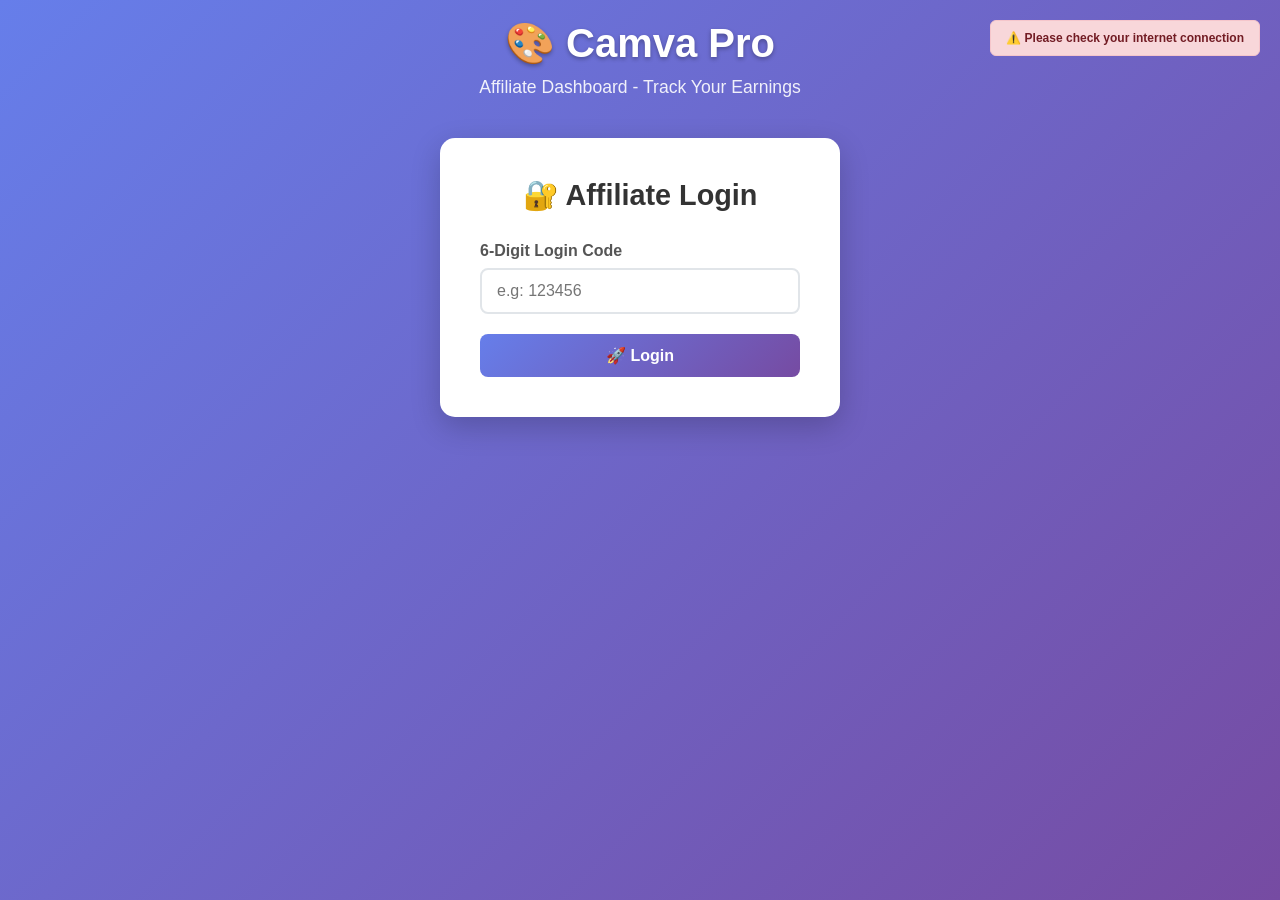
<file: pages/afilet.html>
<!DOCTYPE html>
<html lang="en">
<head>
    <meta charset="UTF-8">
    <meta name="viewport" content="width=device-width, initial-scale=1.0">
    <title>Camva Pro - Affiliate Dashboard</title>
    <style>
        * {
            margin: 0;
            padding: 0;
            box-sizing: border-box;
        }

        body {
            font-family: 'Segoe UI', Tahoma, Geneva, Verdana, sans-serif;
            background: linear-gradient(135deg, #667eea 0%, #764ba2 100%);
            min-height: 100vh;
            color: #333;
        }

        .container {
            max-width: 1200px;
            margin: 0 auto;
            padding: 20px;
        }

        /* Header */
        .header {
            text-align: center;
            color: white;
            margin-bottom: 40px;
        }

        .header h1 {
            font-size: 2.5rem;
            margin-bottom: 10px;
            text-shadow: 0 2px 4px rgba(0,0,0,0.3);
        }

        .header p {
            font-size: 1.1rem;
            opacity: 0.9;
        }

        /* Login Section */
        #loginSection {
            background: white;
            padding: 40px;
            border-radius: 15px;
            box-shadow: 0 10px 30px rgba(0,0,0,0.2);
            text-align: center;
            max-width: 400px;
            margin: 0 auto;
        }

        #loginSection h2 {
            margin-bottom: 30px;
            color: #333;
            font-size: 1.8rem;
        }

        .input-group {
            margin-bottom: 20px;
            text-align: left;
        }

        .input-group label {
            display: block;
            margin-bottom: 8px;
            font-weight: 600;
            color: #555;
        }

        .input-group input {
            width: 100%;
            padding: 12px 15px;
            border: 2px solid #e1e5e9;
            border-radius: 8px;
            font-size: 16px;
            transition: border-color 0.3s;
        }

        .input-group input:focus {
            outline: none;
            border-color: #667eea;
        }

        .btn-primary {
            background: linear-gradient(135deg, #667eea 0%, #764ba2 100%);
            color: white;
            padding: 12px 30px;
            border: none;
            border-radius: 8px;
            font-size: 16px;
            font-weight: 600;
            cursor: pointer;
            transition: transform 0.2s, box-shadow 0.2s;
            width: 100%;
        }

        .btn-primary:hover:not(:disabled) {
            transform: translateY(-2px);
            box-shadow: 0 8px 20px rgba(0,0,0,0.2);
        }

        .btn-primary:disabled {
            background: #ccc;
            cursor: not-allowed;
            transform: none;
        }

        /* Dashboard */
        #dashboardSection {
            display: none;
        }

        .dashboard-header {
            background: white;
            padding: 20px;
            border-radius: 15px;
            margin-bottom: 30px;
            box-shadow: 0 5px 15px rgba(0,0,0,0.1);
            display: flex;
            justify-content: space-between;
            align-items: center;
            flex-wrap: wrap;
        }

        .welcome-text h2 {
            margin-bottom: 5px;
            color: #333;
        }

        .welcome-text p {
            color: #666;
        }

        .logout-btn {
            background: #dc3545;
            color: white;
            padding: 10px 20px;
            border: none;
            border-radius: 6px;
            cursor: pointer;
            font-weight: 600;
        }

        .logout-btn:hover {
            background: #c82333;
        }

        /* Stats Cards */
        .stats-grid {
            display: grid;
            grid-template-columns: repeat(auto-fit, minmax(250px, 1fr));
            gap: 20px;
            margin-bottom: 30px;
        }

        .stat-card {
            background: white;
            padding: 25px;
            border-radius: 12px;
            box-shadow: 0 5px 15px rgba(0,0,0,0.1);
            text-align: center;
            cursor: pointer;
            transition: all 0.3s ease;
            position: relative;
        }

        .stat-card::before {
            content: '';
            position: absolute;
            top: 0;
            left: 0;
            right: 0;
            height: 4px;
            background: linear-gradient(135deg, #667eea 0%, #764ba2 100%);
        }

        .stat-card:hover {
            transform: translateY(-5px);
            box-shadow: 0 15px 35px rgba(0,0,0,0.15);
        }

        .stat-card.active {
            background: #f8f9ff;
            border: 2px solid #667eea;
        }

        .stat-number {
            font-size: 2.2rem;
            font-weight: bold;
            color: #667eea;
            margin-bottom: 8px;
        }

        .stat-label {
            font-size: 1rem;
            color: #666;
            font-weight: 500;
        }

        /* Action Bar */
        .action-bar {
            text-align: center;
            margin-bottom: 30px;
        }

        .btn-add {
            background: #28a745;
            color: white;
            padding: 15px 40px;
            border: none;
            border-radius: 8px;
            font-size: 16px;
            font-weight: 600;
            cursor: pointer;
            transition: all 0.3s;
        }

        .btn-add:hover {
            background: #218838;
            transform: translateY(-2px);
        }

        /* Details Section */
        .details-section {
            background: white;
            border-radius: 12px;
            padding: 25px;
            box-shadow: 0 5px 15px rgba(0,0,0,0.1);
            margin-bottom: 30px;
        }

        .details-header {
            display: flex;
            justify-content: space-between;
            align-items: center;
            margin-bottom: 20px;
            padding-bottom: 15px;
            border-bottom: 2px solid #f1f3f4;
        }

        .details-title {
            font-size: 1.3rem;
            font-weight: 600;
            color: #333;
        }

        .close-details {
            background: #6c757d;
            color: white;
            padding: 8px 16px;
            border: none;
            border-radius: 6px;
            cursor: pointer;
        }

        /* Table */
        .data-table {
            width: 100%;
            border-collapse: collapse;
            margin-top: 15px;
        }

        .data-table th,
        .data-table td {
            padding: 12px;
            text-align: left;
            border-bottom: 1px solid #e1e5e9;
        }

        .data-table th {
            background: #f8f9fa;
            font-weight: 600;
            color: #495057;
        }

        .data-table tr:hover {
            background: #f8f9ff;
        }

        .status-active {
            background: #28a745;
            color: white;
            padding: 4px 8px;
            border-radius: 12px;
            font-size: 12px;
            font-weight: 600;
        }

        .status-expired {
            background: #dc3545;
            color: white;
            padding: 4px 8px;
            border-radius: 12px;
            font-size: 12px;
            font-weight: 600;
        }

        .status-pending {
            background: #ffc107;
            color: #212529;
            padding: 4px 8px;
            border-radius: 12px;
            font-size: 12px;
            font-weight: 600;
        }

        /* Communication Buttons */
        .communication-buttons {
            display: flex;
            gap: 5px;
            flex-wrap: wrap;
        }

        .btn-email,
        .btn-whatsapp {
            padding: 5px 10px;
            border: none;
            border-radius: 4px;
            font-size: 11px;
            font-weight: 600;
            cursor: pointer;
            transition: all 0.2s;
        }

        .btn-email {
            background: #007bff;
            color: white;
        }

        .btn-whatsapp {
            background: #25d366;
            color: white;
        }

        /* Modal */
        .modal {
            display: none;
            position: fixed;
            top: 0;
            left: 0;
            width: 100%;
            height: 100%;
            background: rgba(0,0,0,0.5);
            z-index: 1000;
        }

        .modal-content {
            position: absolute;
            top: 50%;
            left: 50%;
            transform: translate(-50%, -50%);
            background: white;
            padding: 35px;
            border-radius: 15px;
            width: 90%;
            max-width: 500px;
            max-height: 80vh;
            overflow-y: auto;
        }

        .form-row {
            display: flex;
            gap: 15px;
            margin-bottom: 15px;
        }

        .form-group {
            flex: 1;
            margin-bottom: 15px;
        }

        .form-group label {
            display: block;
            margin-bottom: 6px;
            font-weight: 600;
            color: #333;
        }

        .form-group input,
        .form-group select {
            width: 100%;
            padding: 10px 12px;
            border: 2px solid #e1e5e9;
            border-radius: 6px;
            font-size: 14px;
        }

        .form-buttons {
            display: flex;
            gap: 15px;
            margin-top: 25px;
        }

        .btn-success {
            flex: 1;
            background: #28a745;
            color: white;
            padding: 12px;
            border: none;
            border-radius: 6px;
            font-weight: 600;
            cursor: pointer;
        }

        .btn-success:disabled {
            background: #ccc;
            cursor: not-allowed;
        }

        .btn-cancel {
            flex: 1;
            background: #6c757d;
            color: white;
            padding: 12px;
            border: none;
            border-radius: 6px;
            font-weight: 600;
            cursor: pointer;
        }

        /* Loading */
        .loading {
            display: none;
            text-align: center;
            padding: 20px;
        }

        .spinner {
            border: 4px solid #f3f3f3;
            border-top: 4px solid #667eea;
            border-radius: 50%;
            width: 40px;
            height: 40px;
            animation: spin 1s linear infinite;
            margin: 0 auto 15px;
        }

        @keyframes spin {
            0% { transform: rotate(0deg); }
            100% { transform: rotate(360deg); }
        }

        /* Messages */
        .error-message, .success-message {
            padding: 10px 15px;
            border-radius: 6px;
            margin: 15px 0;
            display: none;
        }

        .error-message {
            background: #f8d7da;
            color: #721c24;
            border: 1px solid #f5c6cb;
        }

        .success-message {
            background: #d4edda;
            color: #155724;
            border: 1px solid #c3e6cb;
        }

        /* Connection Status */
        .connection-status {
            position: fixed;
            top: 20px;
            right: 20px;
            padding: 10px 15px;
            border-radius: 6px;
            font-size: 12px;
            font-weight: 600;
            z-index: 1001;
            display: none;
        }

        .connection-success {
            background: #d4edda;
            color: #155724;
            border: 1px solid #c3e6cb;
        }

        .connection-error {
            background: #f8d7da;
            color: #721c24;
            border: 1px solid #f5c6cb;
        }

        /* Responsive */
        @media (max-width: 768px) {
            .container { padding: 10px; }
            .header h1 { font-size: 2rem; }
            .stats-grid { grid-template-columns: 1fr; }
            .dashboard-header { flex-direction: column; gap: 15px; text-align: center; }
            .form-row { flex-direction: column; }
            .data-table { font-size: 12px; }
            .communication-buttons { flex-direction: column; }
        }
    </style>
</head>
<body>
    <div class="container">
        <!-- Header -->
        <div class="header">
            <h1>🎨 Camva Pro</h1>
            <p>Affiliate Dashboard - Track Your Earnings</p>
        </div>

        <!-- Connection Status -->
        <div id="connectionStatus" class="connection-status"></div>

        <!-- Login Section -->
        <div id="loginSection">
            <h2>🔐 Affiliate Login</h2>
            <div class="error-message" id="loginError"></div>
            
            <div class="input-group">
                <label for="loginCode">6-Digit Login Code</label>
                <input type="text" id="loginCode" placeholder="e.g: 123456" maxlength="6" pattern="[0-9]{6}">
            </div>
            
            <button class="btn-primary" id="loginBtn" onclick="loginAffiliate()">
                🚀 Login
            </button>
            
            <div class="loading" id="loginLoading">
                <div class="spinner"></div>
                <p>Logging in...</p>
            </div>
        </div>

        <!-- Dashboard Section -->
        <div id="dashboardSection">
            <!-- Dashboard Header -->
            <div class="dashboard-header">
                <div class="welcome-text">
                    <h2 id="affiliateName">Welcome! 👋</h2>
                    <p>Your Affiliate ID: <span id="affiliateId"></span></p>
                </div>
                <button class="logout-btn" onclick="logout()">Logout</button>
            </div>

            <!-- Stats Cards -->
            <div class="stats-grid">
                <div class="stat-card" onclick="showDetails('customers')" id="customersCard">
                    <div class="stat-number" id="totalCustomers">0</div>
                    <div class="stat-label">👥 Total Customers</div>
                </div>
                
                <div class="stat-card" onclick="showDetails('active')" id="activeCard">
                    <div class="stat-number" id="activeSubscriptions">0</div>
                    <div class="stat-label">✅ Active Subscriptions</div>
                </div>
                
                <div class="stat-card" onclick="showDetails('revenue')" id="revenueCard">
                    <div class="stat-number" id="totalRevenue">₹0</div>
                    <div class="stat-label">💰 Total Commission</div>
                </div>
                
                <div class="stat-card" onclick="showDetails('expired')" id="expiredCard">
                    <div class="stat-number" id="expiredSubscriptions">0</div>
                    <div class="stat-label">❌ Expired Subscriptions</div>
                </div>
            </div>

            <!-- Action Bar -->
            <div class="action-bar">
                <button class="btn-add" onclick="openAddForm()">
                    ➕ Add New Subscription
                </button>
            </div>

            <!-- Details Section -->
            <div id="detailsSection" style="display: none;">
                <div class="details-section">
                    <div class="details-header">
                        <div class="details-title" id="detailsTitle"></div>
                        <button class="close-details" onclick="closeDetails()">Close</button>
                    </div>
                    <div id="detailsContent"></div>
                </div>
            </div>
        </div>

        <!-- Add Subscription Modal -->
        <div id="addModal" class="modal">
            <div class="modal-content">
                <div class="modal-header">
                    <h3>➕ Add New Subscription</h3>
                    <p style="color: #666;">Fill in all customer details</p>
                </div>
                
                <div class="error-message" id="formError"></div>
                <div class="success-message" id="formSuccess"></div>

                <form id="subscriptionForm">
                    <div class="form-row">
                        <div class="form-group">
                            <label for="customerName">Customer Name *</label>
                            <input type="text" id="customerName" required placeholder="e.g: John Doe">
                        </div>
                        <div class="form-group">
                            <label for="customerEmail">Email Address *</label>
                            <input type="email" id="customerEmail" required placeholder="e.g: john@gmail.com">
                        </div>
                    </div>

                    <div class="form-row">
                        <div class="form-group">
                            <label for="customerWhatsApp">WhatsApp Number *</label>
                            <input type="tel" id="customerWhatsApp" required placeholder="e.g: 9876543210" maxlength="10" pattern="[0-9]{10}">
                        </div>
                        <div class="form-group">
                            <label for="planType">Subscription Plan *</label>
                            <select id="planType" required onchange="updatePlanAmount()">
                                <option value="">Select Plan</option>
                                <option value="Monthly" data-amount="49">Monthly - ₹49</option>
                                <option value="Quarterly" data-amount="99">Quarterly - ₹99</option>
                                <option value="Annual" data-amount="299">Annual - ₹299</option>
                            </select>
                        </div>
                    </div>

                    <div class="form-row">
                        <div class="form-group">
                            <label for="planAmount">Plan Amount</label>
                            <input type="number" id="planAmount" readonly placeholder="Amount will auto-fill">
                        </div>
                        <div class="form-group">
                            <label for="paymentStatus">Payment Status *</label>
                            <select id="paymentStatus" required>
                                <option value="Paid">✅ Paid</option>
                                <option value="Pending">⏳ Pending</option>
                            </select>
                        </div>
                    </div>

                    <div class="form-row">
                        <div class="form-group">
                            <label for="subscriptionDate">Subscription Date *</label>
                            <input type="date" id="subscriptionDate" required>
                        </div>
                        <div class="form-group">
                            <label for="expiryDate">Expiry Date *</label>
                            <input type="date" id="expiryDate" required>
                        </div>
                    </div>

                    <div class="form-group">
                        <label for="customerNotes">Additional Notes (Optional)</label>
                        <input type="text" id="customerNotes" placeholder="Any additional information">
                    </div>

                    <div class="form-buttons">
                        <button type="submit" class="btn-success" id="submitBtn">💾 Add Subscription</button>
                        <button type="button" class="btn-cancel" onclick="closeAddForm()">❌ Cancel</button>
                    </div>
                </form>
            </div>
        </div>
    </div>

    <script>
        // 🔧 APPS SCRIPT WEB APP URL - Replace with your actual URL
        const APPS_SCRIPT_URL = 'https://script.google.com/macros/s/AKfycbx_PZ7CqQZYQPBI6qZ3IbyGJHJbPXBLnxFsIYjDkK84kVU64DZM4763j3JacFGei5_Kkg/exec';

        // Global Variables
        let currentAffiliate = null;
        let dashboardData = null;

        // Utility Functions
        function showConnectionStatus(message, isSuccess = true) {
            const status = document.getElementById('connectionStatus');
            status.textContent = message;
            status.className = `connection-status ${isSuccess ? 'connection-success' : 'connection-error'}`;
            status.style.display = 'block';
            
            setTimeout(() => {
                status.style.display = 'none';
            }, 3000);
        }

        function showLoading(elementId) {
            document.getElementById(elementId).style.display = 'block';
        }

        function hideLoading(elementId) {
            document.getElementById(elementId).style.display = 'none';
        }

        function showError(elementId, message) {
            const errorEl = document.getElementById(elementId);
            errorEl.innerHTML = message;
            errorEl.style.display = 'block';
            setTimeout(() => {
                errorEl.style.display = 'none';
            }, 8000);
        }

        function showSuccess(elementId, message) {
            const successEl = document.getElementById(elementId);
            successEl.innerHTML = message;
            successEl.style.display = 'block';
            setTimeout(() => {
                successEl.style.display = 'none';
            }, 5000);
        }

        // Enhanced Fetch Function
        async function makeRequest(url, options = {}) {
            console.log('🌐 Making request:', url, options);
            
            const defaultOptions = {
                mode: 'cors',
                credentials: 'omit',
                cache: 'no-cache',
                redirect: 'follow'
            };

            const finalOptions = { ...defaultOptions, ...options };

            try {
                const response = await fetch(url, finalOptions);
                
                console.log('📥 Response status:', response.status);
                console.log('📥 Response headers:', Array.from(response.headers.entries()));
                
                if (!response.ok) {
                    throw new Error(`HTTP Error: ${response.status} ${response.statusText}`);
                }

                const text = await response.text();
                console.log('📥 Response text:', text);

                if (!text || text.trim() === '') {
                    throw new Error('Empty response from server');
                }

                const result = JSON.parse(text);
                console.log('📥 Parsed result:', result);
                
                return result;
            } catch (error) {
                console.error('❌ Request failed:', error);
                throw error;
            }
        }

        // Test Connection
        async function testConnection() {
            try {
                console.log('🧪 Testing connection...');
                showConnectionStatus('Testing connection...', true);
                
                const result = await makeRequest(`${APPS_SCRIPT_URL}?action=test&t=${Date.now()}`);
                
                if (result.success) {
                    showConnectionStatus('✅ Server connected');
                    return true;
                } else {
                    throw new Error(result.message || 'Connection test failed');
                }
            } catch (error) {
                console.error('Connection test failed:', error);
                showConnectionStatus('❌ Connection failed', false);
                throw error;
            }
        }

        // Login Function
        async function loginAffiliate() {
            const loginCode = document.getElementById('loginCode').value.trim();
            
            if (!loginCode || loginCode.length !== 6) {
                showError('loginError', '❌ Please enter a valid 6-digit login code');
                return;
            }

            const loginBtn = document.getElementById('loginBtn');
            loginBtn.disabled = true;
            showLoading('loginLoading');

            try {
                // Test connection first
                await testConnection();
                
                console.log('🔐 Attempting login with code:', loginCode);
                
                const url = `${APPS_SCRIPT_URL}?action=login&code=${encodeURIComponent(loginCode)}&t=${Date.now()}`;
                const result = await makeRequest(url);

                if (result.success && result.affiliate) {
                    currentAffiliate = result.affiliate;
                    console.log('✅ Login successful:', currentAffiliate);
                    
                    // Show dashboard
                    document.getElementById('loginSection').style.display = 'none';
                    document.getElementById('dashboardSection').style.display = 'block';
                    
                    // Update UI
                    document.getElementById('affiliateName').textContent = `Welcome ${currentAffiliate.name}! 👋`;
                    document.getElementById('affiliateId').textContent = currentAffiliate.id;
                    
                    showConnectionStatus('✅ Login successful');
                    
                    // Load dashboard data
                    await loadDashboardData();
                } else {
                    showError('loginError', '❌ ' + (result.message || 'Invalid login code'));
                }
            } catch (error) {
                console.error('Login error:', error);
                showError('loginError', `❌ Login Failed: ${error.message}`);
            } finally {
                loginBtn.disabled = false;
                hideLoading('loginLoading');
            }
        }

        // Load Dashboard Data
        async function loadDashboardData() {
            try {
                console.log('📊 Loading dashboard data...');
                
                const url = `${APPS_SCRIPT_URL}?action=getDashboardData&affiliateId=${encodeURIComponent(currentAffiliate.id)}&t=${Date.now()}`;
                const result = await makeRequest(url);

                if (result.success && result.data) {
                    dashboardData = result.data;
                    updateDashboardStats();
                    console.log('✅ Dashboard data loaded:', dashboardData);
                } else {
                    console.error('Dashboard load failed:', result.message);
                }
            } catch (error) {
                console.error('Dashboard load error:', error);
            }
        }

        // Update Dashboard Stats
        function updateDashboardStats() {
            if (!dashboardData) return;

            document.getElementById('totalCustomers').textContent = dashboardData.totalCustomers || 0;
            document.getElementById('activeSubscriptions').textContent = dashboardData.activeSubscriptions || 0;
            document.getElementById('totalRevenue').textContent = `₹${dashboardData.totalRevenue || 0}`;
            document.getElementById('expiredSubscriptions').textContent = dashboardData.expiredSubscriptions || 0;
        }

        // Show Details Function
        async function showDetails(type) {
            try {
                console.log('📋 Loading details for:', type);
                
                // Update UI
                document.querySelectorAll('.stat-card').forEach(card => card.classList.remove('active'));
                document.getElementById(type === 'customers' ? 'customersCard' : 
                                     type === 'active' ? 'activeCard' : 
                                     type === 'revenue' ? 'revenueCard' : 'expiredCard').classList.add('active');

                const titleMap = {
                    'customers': '👥 All Customers',
                    'active': '✅ Active Subscriptions',
                    'revenue': '💰 Revenue Details',
                    'expired': '❌ Expired Subscriptions'
                };
                document.getElementById('detailsTitle').textContent = titleMap[type];

                const url = `${APPS_SCRIPT_URL}?action=getDetails&affiliateId=${encodeURIComponent(currentAffiliate.id)}&type=${encodeURIComponent(type)}&t=${Date.now()}`;
                const result = await makeRequest(url);

                if (result.success) {
                    displayDetailsTable(result.data, type);
                    document.getElementById('detailsSection').style.display = 'block';
                }
            } catch (error) {
                console.error('Details load error:', error);
                showConnectionStatus('❌ Failed to load details', false);
            }
        }

        // Display Details Table
        function displayDetailsTable(data, type) {
            let tableHtml = '<table class="data-table"><thead><tr>';

            if (type === 'customers' || type === 'active' || type === 'expired') {
                tableHtml += '<th>Name</th><th>Email</th><th>WhatsApp</th><th>Plan</th><th>Amount</th><th>Status</th><th>Expiry</th><th>Actions</th>';
            } else if (type === 'revenue') {
                tableHtml += '<th>Customer</th><th>Plan</th><th>Commission</th><th>Date</th><th>Status</th>';
            }

            tableHtml += '</tr></thead><tbody>';

            if (!data || data.length === 0) {
                tableHtml += `<tr><td colspan="${type === 'revenue' ? '5' : '8'}" style="text-align: center; padding: 20px; color: #666;">No data found</td></tr>`;
            } else {
                data.forEach(row => {
                    tableHtml += '<tr>';
                    if (type === 'customers' || type === 'active' || type === 'expired') {
                        const statusClass = row.status === 'Active' ? 'status-active' : 
                                           row.status === 'Expired' ? 'status-expired' : 'status-pending';
                        
                        tableHtml += `
                            <td>${row.customerName}</td>
                            <td>${row.email}</td>
                            <td>${row.whatsapp}</td>
                            <td>${row.plan}</td>
                            <td>₹${row.amount}</td>
                            <td><span class="${statusClass}">${row.status}</span></td>
                            <td>${row.expiryDate}</td>
                            <td>
                                <div class="communication-buttons">
                                    <button class="btn-email" onclick="sendEmail('${row.email}', '${row.customerName}', '${row.plan}', '${row.amount}', '${row.expiryDate}', '${row.status}')">
                                        📧
                                    </button>
                                    <button class="btn-whatsapp" onclick="sendWhatsApp('${row.whatsapp}', '${row.customerName}', '${row.plan}', '${row.amount}', '${row.expiryDate}', '${row.status}')">
                                        💬
                                    </button>
                                </div>
                            </td>
                        `;
                    } else if (type === 'revenue') {
                        const statusClass = row.status === 'Paid' ? 'status-active' : 'status-pending';
                        tableHtml += `
                            <td>${row.customerName}</td>
                            <td>${row.plan}</td>
                            <td>₹${row.commission}</td>
                            <td>${row.date}</td>
                            <td><span class="${statusClass}">${row.status}</span></td>
                        `;
                    }
                    tableHtml += '</tr>';
                });
            }

            tableHtml += '</tbody></table>';
            document.getElementById('detailsContent').innerHTML = tableHtml;
        }

        // Email Functions
        function sendEmail(email, customerName, plan, amount, expiryDate, status) {
            const subject = status === 'Expired' ? 
                'Camva Pro Subscription Expired - Renew Now!' : 
                'Welcome to Camva Pro - Subscription Activated!';
            
            const body = status === 'Expired' ? 
                `Dear ${customerName},\n\nYour Camva Pro subscription expired on ${expiryDate}.\n\nRenew now to continue using premium features:\n• Monthly: ₹49\n• Quarterly: ₹99\n• Annual: ₹299\n\nBest regards,\nCamva Pro Team` :
                `Dear ${customerName},\n\nWelcome to Camva Pro! Your subscription is now active:\n• Plan: ${plan}\n• Amount: ₹${amount}\n• Valid until: ${expiryDate}\n\nStart creating amazing designs!\n\nBest regards,\nCamva Pro Team`;
            
            const mailtoLink = `mailto:${email}?subject=${encodeURIComponent(subject)}&body=${encodeURIComponent(body)}`;
            window.open(mailtoLink);
            showConnectionStatus('📧 Email opened');
        }

        // WhatsApp Functions
        function sendWhatsApp(whatsapp, customerName, plan, amount, expiryDate, status) {
            const message = status === 'Expired' ? 
                `⚠️ Subscription Expired\n\nHi ${customerName}, your subscription expired on ${expiryDate}.\n\nRenew now:\n• Monthly: ₹49\n• Quarterly: ₹99\n• Annual: ₹299\n\nDon't lose your premium access!` :
                `🎉 Welcome to Camva Pro!\n\nHi ${customerName}, your subscription is active!\n\nPlan: ${plan} (₹${amount})\nValid until: ${expiryDate}\n\nStart creating! Need help? Reply here.`;
            
            const whatsappLink = `https://wa.me/91${whatsapp}?text=${encodeURIComponent(message)}`;
            window.open(whatsappLink, '_blank');
            showConnectionStatus('💬 WhatsApp opened');
        }

        // Form Functions
        function openAddForm() {
            document.getElementById('addModal').style.display = 'block';
            const today = new Date().toISOString().split('T')[0];
            document.getElementById('subscriptionDate').value = today;
        }

        function closeAddForm() {
            document.getElementById('addModal').style.display = 'none';
            document.getElementById('subscriptionForm').reset();
        }

        function closeDetails() {
            document.getElementById('detailsSection').style.display = 'none';
            document.querySelectorAll('.stat-card').forEach(card => card.classList.remove('active'));
        }

        function updatePlanAmount() {
            const planSelect = document.getElementById('planType');
            const selectedOption = planSelect.options[planSelect.selectedIndex];
            const amount = selectedOption.getAttribute('data-amount') || '';
            document.getElementById('planAmount').value = amount;

            if (amount && document.getElementById('subscriptionDate').value) {
                const startDate = new Date(document.getElementById('subscriptionDate').value);
                let expiryDate = new Date(startDate);
                
                switch(planSelect.value) {
                    case 'Monthly':
                        expiryDate.setMonth(expiryDate.getMonth() + 1);
                        break;
                    case 'Quarterly':
                        expiryDate.setMonth(expiryDate.getMonth() + 3);
                        break;
                    case 'Annual':
                        expiryDate.setFullYear(expiryDate.getFullYear() + 1);
                        break;
                }
                
                document.getElementById('expiryDate').value = expiryDate.toISOString().split('T')[0];
            }
        }

        // Form Validation
        function validateForm() {
            const name = document.getElementById('customerName').value.trim();
            const email = document.getElementById('customerEmail').value.trim();
            const phone = document.getElementById('customerWhatsApp').value.trim();
            const plan = document.getElementById('planType').value;
            const subDate = document.getElementById('subscriptionDate').value;
            const expDate = document.getElementById('expiryDate').value;

            if (!name) return 'Customer name is required';
            if (!email || !email.includes('@')) return 'Valid email is required';
            if (!phone || !/^\d{10}$/.test(phone)) return 'Valid 10-digit phone number is required';
            if (!plan) return 'Please select a subscription plan';
            if (!subDate) return 'Subscription date is required';
            if (!expDate) return 'Expiry date is required';

            return null; // Valid
        }

        // Form Submit Handler - FIXED
        document.getElementById('subscriptionForm').addEventListener('submit', async function(e) {
            e.preventDefault();
            
            console.log('📝 Form submission started');
            
            // Validate form
            const validationError = validateForm();
            if (validationError) {
                showError('formError', '❌ ' + validationError);
                return;
            }
            
            const submitBtn = document.getElementById('submitBtn');
            submitBtn.disabled = true;
            submitBtn.textContent = '⏳ Adding...';
            
            // Prepare form data
            const formData = {
                affiliateId: currentAffiliate.id,
                customerName: document.getElementById('customerName').value.trim(),
                customerEmail: document.getElementById('customerEmail').value.trim(),
                customerWhatsApp: document.getElementById('customerWhatsApp').value.trim(),
                planType: document.getElementById('planType').value,
                planAmount: document.getElementById('planAmount').value,
                paymentStatus: document.getElementById('paymentStatus').value,
                subscriptionDate: document.getElementById('subscriptionDate').value,
                expiryDate: document.getElementById('expiryDate').value,
                notes: document.getElementById('customerNotes').value.trim()
            };

            console.log('📋 Form data prepared:', formData);

            try {
                // First test connection
                await testConnection();
                
                console.log('📤 Sending POST request...');
                
                const postData = {
                    action: 'addSubscription',
                    data: formData
                };

                const result = await makeRequest(APPS_SCRIPT_URL, {
                    method: 'POST',
                    headers: {
                        'Content-Type': 'application/json'
                    },
                    body: JSON.stringify(postData)
                });

                console.log('📥 POST result:', result);

                if (result.success) {
                    showSuccess('formSuccess', '✅ Subscription added successfully!');
                    showConnectionStatus('✅ Subscription added successfully');
                    
                    // Send welcome email if paid
                    if (formData.paymentStatus === 'Paid') {
                        setTimeout(() => {
                            sendWelcomeEmail(formData.customerEmail, formData.customerName, formData.planType, formData.planAmount, formData.expiryDate);
                        }, 1000);
                    }
                    
                    // Close form and refresh dashboard after delay
                    setTimeout(() => {
                        closeAddForm();
                        loadDashboardData();
                    }, 2000);
                } else {
                    showError('formError', '❌ ' + (result.message || 'Failed to add subscription'));
                }
            } catch (error) {
                console.error('❌ Form submission error:', error);
                showError('formError', `❌ Failed to add subscription: ${error.message}`);
                showConnectionStatus('❌ Failed to add subscription', false);
            } finally {
                submitBtn.disabled = false;
                submitBtn.textContent = '💾 Add Subscription';
            }
        });

        function sendWelcomeEmail(email, customerName, plan, amount, expiryDate) {
            const subject = 'Welcome to Camva Pro - Subscription Activated! 🎉';
            const body = `Dear ${customerName},\n\nWelcome to Camva Pro! Your subscription is now active:\n• Plan: ${plan}\n• Amount: ₹${amount}\n• Valid until: ${expiryDate}\n\nStart creating amazing designs!\n\nBest regards,\nCamva Pro Team`;
            
            const mailtoLink = `mailto:${email}?subject=${encodeURIComponent(subject)}&body=${encodeURIComponent(body)}`;
            window.open(mailtoLink);
            showConnectionStatus('📧 Welcome email opened');
        }

        function logout() {
            currentAffiliate = null;
            dashboardData = null;
            document.getElementById('dashboardSection').style.display = 'none';
            document.getElementById('loginSection').style.display = 'block';
            document.getElementById('loginCode').value = '';
            closeDetails();
            showConnectionStatus('👋 Logged out');
        }

        // Event Listeners
        document.getElementById('loginCode').addEventListener('keypress', function(e) {
            if (e.key === 'Enter') {
                loginAffiliate();
            }
        });

        document.getElementById('addModal').addEventListener('click', function(e) {
            if (e.target === this) {
                closeAddForm();
            }
        });

        document.getElementById('subscriptionDate').addEventListener('change', updatePlanAmount);

        // Initial Setup
        window.addEventListener('load', function() {
            console.log('🚀 Camva Pro Affiliate Dashboard loaded');
            
            // Check if URL is configured
            if (APPS_SCRIPT_URL === 'YOUR_WEB_APP_URL_HERE') {
                showError('loginError', '❌ Please configure APPS_SCRIPT_URL in the code with your actual Web App URL');
                return;
            }
            
            // Test connection on load
            testConnection().catch(error => {
                console.error('Initial connection test failed:', error);
                showConnectionStatus('⚠️ Please check your internet connection', false);
            });
        });
    </script>
</body>
</html>
</file>
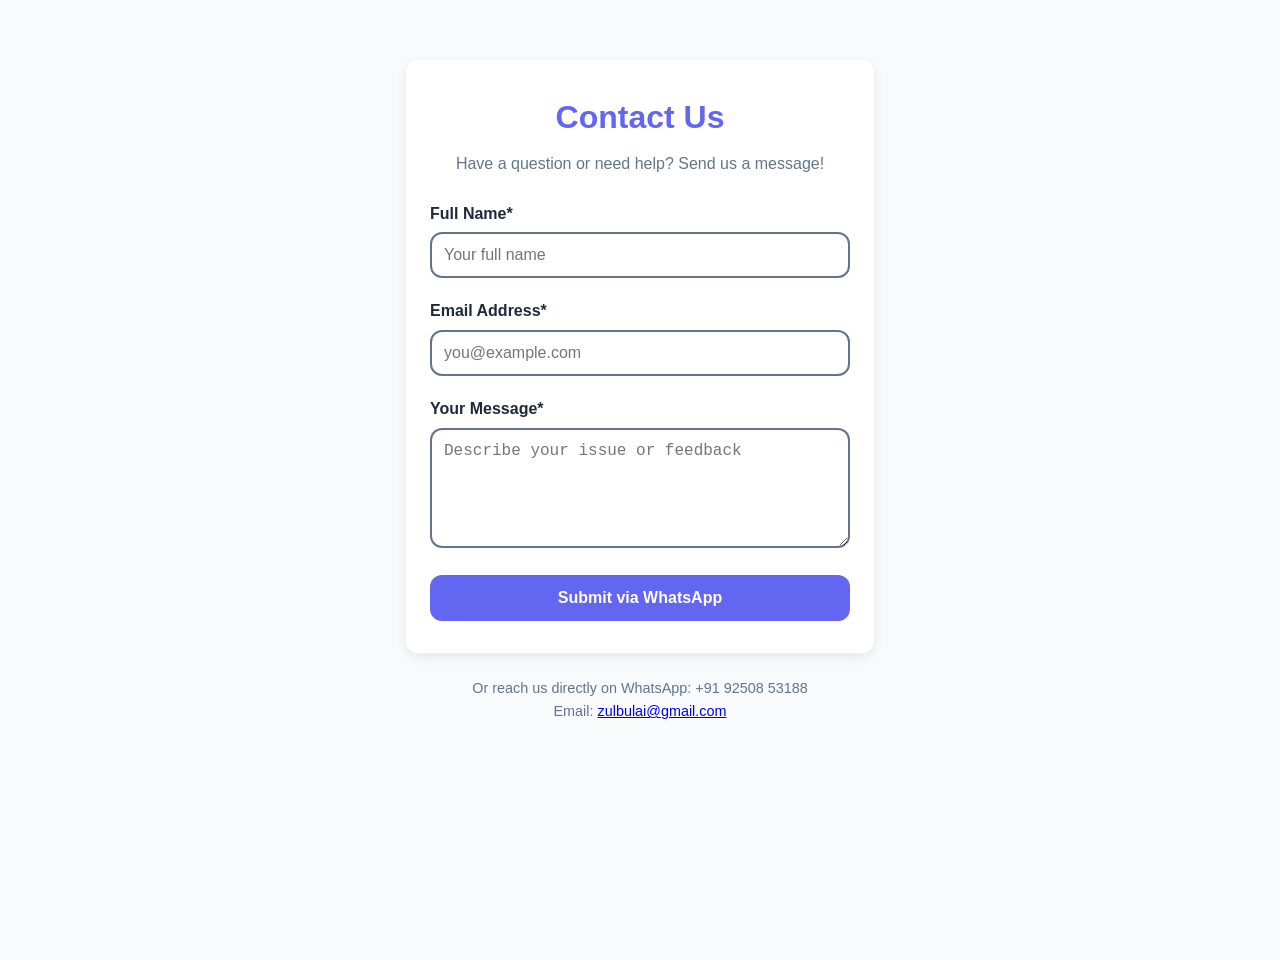
<file: pages/contact.html>
<!DOCTYPE html>
<html lang="en">
<head>
  <meta charset="UTF-8">
  <title>Contact Us – Camva Pro</title>
  <meta name="viewport" content="width=device-width,initial-scale=1.0">
  <meta name="description" content="Contact Camva Pro via form or WhatsApp.">
  <style>
    :root {
      --brand: #6366f1;
      --bg: #f8fafc;
      --card: #ffffff;
      --text: #1e293b;
      --muted: #64748b;
      --radius: 12px;
      --shadow: 0 4px 12px rgba(0,0,0,0.08);
      --transition: .3s ease;
      --whatsapp: #25d366;
    }
    * { box-sizing:border-box; margin:0; padding:0; }
    body {
      font-family: Inter, sans-serif;
      background: var(--bg);
      color: var(--text);
      line-height:1.6;
      min-height:100vh;
    }
    .container {
      max-width: 500px;
      margin: 60px auto;
      padding: 0 16px;
    }
    .card {
      background: var(--card);
      border-radius: var(--radius);
      box-shadow: var(--shadow);
      padding: 32px 24px;
      animation: fadeIn .6s ease-out;
    }
    @keyframes fadeIn {
      from {opacity:0;transform:translateY(20px);}
      to {opacity:1;transform:none;}
    }
    h1 {
      font-size:2rem;
      color: var(--brand);
      text-align:center;
      margin-bottom:8px;
    }
    p.lead {
      text-align:center;
      color: var(--muted);
      margin-bottom:24px;
    }
    .form-group {
      margin-bottom:20px;
    }
    label {
      display:block;
      font-weight:600;
      margin-bottom:6px;
    }
    input, textarea {
      width:100%;
      padding:12px;
      border:2px solid var(--muted);
      border-radius: var(--radius);
      font-size:1rem;
      transition:border var(--transition);
    }
    input:focus, textarea:focus {
      border-color: var(--brand);
      outline:none;
    }
    textarea {
      resize: vertical;
      min-height:120px;
    }
    .btn {
      display:inline-block;
      width:100%;
      padding:14px;
      background: var(--brand);
      color:#fff;
      text-align:center;
      border:none;
      border-radius: var(--radius);
      font-size:1rem;
      font-weight:600;
      cursor:pointer;
      transition:background var(--transition),transform var(--transition);
    }
    .btn:hover {
      background: var(--whatsapp);
      transform:translateY(-2px);
    }
    .alert {
      margin-top:16px;
      padding:12px 14px;
      border-radius: var(--radius);
      background: #fee2e2;
      color: #991b1b;
      border-left:4px solid var(--danger);
    }
    .footer {
      text-align:center;
      color: var(--muted);
      font-size:.9rem;
      margin-top:24px;
    }
  </style>
</head>
<body>
  <div class="container">
    <div class="card">
      <h1>Contact Us</h1>
      <p class="lead">Have a question or need help? Send us a message!</p>
      <form id="contactForm">
        <div class="form-group">
          <label for="name">Full Name*</label>
          <input type="text" id="name" name="name" placeholder="Your full name" required>
        </div>
        <div class="form-group">
          <label for="email">Email Address*</label>
          <input type="email" id="email" name="email" placeholder="you@example.com" required>
        </div>
        <div class="form-group">
          <label for="message">Your Message*</label>
          <textarea id="message" name="message" placeholder="Describe your issue or feedback" required></textarea>
        </div>
        <button type="submit" class="btn">Submit via WhatsApp</button>
        <div id="alert"></div>
      </form>
    </div>
    <div class="footer">
      Or reach us directly on WhatsApp: +91 92508 53188<br>
      Email: <a href="mailto:zulbulai@gmail.com">zulbulai@gmail.com</a>
    </div>
  </div>
  <script>
    const form = document.getElementById('contactForm');
    const alertEl = document.getElementById('alert');
    const SUPPORT_NUMBER = '91916387617678';
    form.addEventListener('submit', e => {
      e.preventDefault();
      alertEl.innerHTML = '';
      const name = form.name.value.trim();
      const email = form.email.value.trim();
      const msg = form.message.value.trim();
      if (!name || !email || !msg) {
        alertEl.innerHTML = '<div class="alert">All fields are required.</div>';
        return;
      }
      if (!/^[^s@]+@[^s@]+.[^s@]+$/.test(email)) {
        alertEl.innerHTML = '<div class="alert">Please enter a valid email address.</div>';
        return;
      }
      const text = 
        `Hello Camva Pro Team 👋
` +
        `Name: ${name}
` +
        `Email: ${email}
` +
        `Message: ${msg}`;
      const url = `https://wa.me/${SUPPORT_NUMBER}?text=${encodeURIComponent(text)}`;
      window.open(url, '_blank');
    });
  </script>
</body>
</html>
</file>
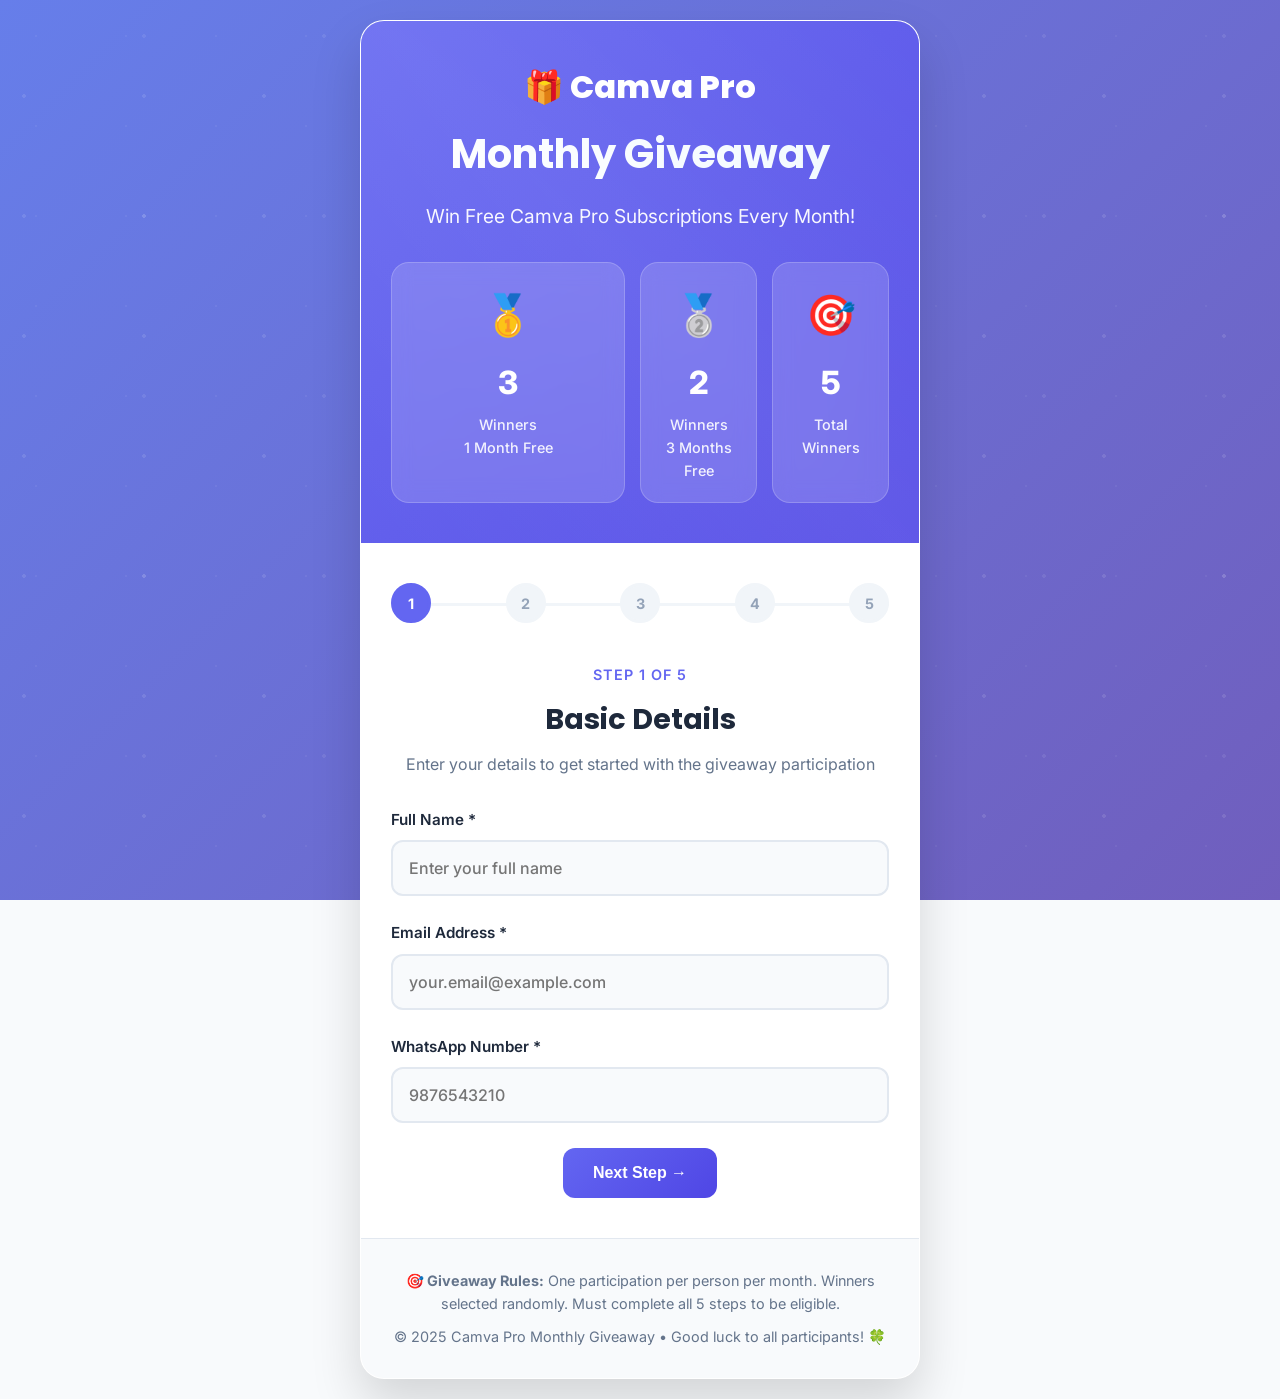
<file: pages/giveaway.html>
<!DOCTYPE html>
<html lang="en">
<head>
  <meta charset="UTF-8">
  <title>Camva Pro Monthly Giveaway • Win Free Subscriptions</title>
  <meta name="viewport" content="width=device-width,initial-scale=1.0">
  <meta name="description" content="Win free Camva Pro subscriptions! Monthly giveaway with 5 winners. Complete 5 simple steps to participate.">
  <link href="https://fonts.googleapis.com/css2?family=Inter:wght@400;500;600;700&family=Poppins:wght@600;700;800&display=swap" rel="stylesheet">
  <style>
    :root {
      /* Brand Colors */
      --brand-primary: #6366f1;
      --brand-secondary: #4f46e5;
      --brand-gradient: linear-gradient(135deg, #6366f1 0%, #4f46e5 100%);
      --brand-light: #a5b4fc;
      
      /* Status Colors */
      --success: #10b981;
      --success-bg: #ecfdf5;
      --success-border: #a7f3d0;
      --danger: #ef4444;
      --danger-bg: #fef2f2;
      --warning: #f59e0b;
      --info: #3b82f6;
      --info-bg: #eff6ff;
      
      /* Giveaway Colors */
      --gold: #f59e0b;
      --gold-light: #fef3c7;
      --silver: #6b7280;
      --bronze: #92400e;
      
      /* WhatsApp Green */
      --whatsapp: #25d366;
      --whatsapp-dark: #128c7e;
      --whatsapp-light: #dcf8c6;
      
      /* Background */
      --bg-primary: #f8fafc;
      --bg-secondary: #f1f5f9;
      --card-bg: #ffffff;
      
      /* Text */
      --text-primary: #1e293b;
      --text-secondary: #64748b;
      --text-light: #94a3b8;
      --text-white: #ffffff;
      
      /* Layout */
      --border-color: #e2e8f0;
      --radius-sm: 8px;
      --radius-md: 12px;
      --radius-lg: 18px;
      --radius-xl: 24px;
      --shadow-sm: 0 1px 2px rgba(0,0,0,0.05);
      --shadow-md: 0 4px 6px rgba(0,0,0,0.07);
      --shadow-lg: 0 10px 15px rgba(0,0,0,0.1);
      --shadow-xl: 0 25px 50px rgba(0,0,0,0.15);
      
      /* Animation */
      --transition: 0.3s cubic-bezier(0.4, 0, 0.2, 1);
    }

    * {
      margin: 0;
      padding: 0;
      box-sizing: border-box;
    }

    body {
      font-family: 'Inter', -apple-system, BlinkMacSystemFont, sans-serif;
      background: var(--bg-primary);
      color: var(--text-primary);
      line-height: 1.6;
      min-height: 100vh;
    }

    /* Animated Background */
    .background {
      position: fixed;
      top: 0;
      left: 0;
      width: 100%;
      height: 100%;
      background: linear-gradient(135deg, #667eea 0%, #764ba2 40%, #f093fb 100%);
      background-size: 400% 400%;
      animation: gradientShift 20s ease infinite;
      z-index: -1;
    }

    @keyframes gradientShift {
      0% { background-position: 0% 50%; }
      50% { background-position: 100% 50%; }
      100% { background-position: 0% 50%; }
    }

    .background::before {
      content: '';
      position: absolute;
      width: 100%;
      height: 100%;
      background-image: radial-gradient(circle at 20% 80%, rgba(255,255,255,0.1) 2px, transparent 2px),
                        radial-gradient(circle at 80% 20%, rgba(255,255,255,0.08) 2px, transparent 2px),
                        radial-gradient(circle at 40% 40%, rgba(255,255,255,0.05) 1px, transparent 1px);
      background-size: 120px 120px, 180px 180px, 90px 90px;
      animation: floating 25s linear infinite;
    }

    @keyframes floating {
      0% { transform: translate(0, 0) rotate(0deg); }
      100% { transform: translate(-100px, -100px) rotate(360deg); }
    }

    .container {
      max-width: 600px;
      margin: 0 auto;
      padding: 20px;
      min-height: 100vh;
      display: flex;
      align-items: center;
      justify-content: center;
    }

    .giveaway-card {
      background: var(--card-bg);
      border-radius: var(--radius-xl);
      box-shadow: var(--shadow-xl);
      border: 1px solid rgba(255, 255, 255, 0.2);
      overflow: hidden;
      width: 100%;
      backdrop-filter: blur(20px);
      animation: slideUp 0.8s cubic-bezier(0.16, 1, 0.3, 1);
    }

    @keyframes slideUp {
      from {
        opacity: 0;
        transform: translateY(50px) scale(0.95);
      }
      to {
        opacity: 1;
        transform: translateY(0) scale(1);
      }
    }

    /* Header */
    .giveaway-header {
      background: var(--brand-gradient);
      padding: 40px 30px;
      text-align: center;
      color: var(--text-white);
      position: relative;
      overflow: hidden;
    }

    .giveaway-header::before {
      content: '';
      position: absolute;
      top: -50%;
      left: -50%;
      width: 200%;
      height: 200%;
      background: linear-gradient(45deg, transparent, rgba(255,255,255,0.1), transparent);
      animation: shimmer 4s ease-in-out infinite;
    }

    @keyframes shimmer {
      0% { transform: translateX(-100%) translateY(-100%) rotate(45deg); }
      100% { transform: translateX(100%) translateY(100%) rotate(45deg); }
    }

    .giveaway-logo {
      font-family: 'Poppins', sans-serif;
      font-size: 2rem;
      font-weight: 800;
      margin-bottom: 10px;
      z-index: 1;
      position: relative;
    }

    .giveaway-title {
      font-family: 'Poppins', sans-serif;
      font-size: 2.5rem;
      font-weight: 700;
      margin-bottom: 15px;
      z-index: 1;
      position: relative;
      background: linear-gradient(45deg, #fff, #f0f9ff);
      background-clip: text;
      -webkit-background-clip: text;
      -webkit-text-fill-color: transparent;
    }

    .giveaway-subtitle {
      font-size: 1.2rem;
      opacity: 0.95;
      margin-bottom: 30px;
      z-index: 1;
      position: relative;
    }

    /* Prizes Section */
    .prizes-grid {
      display: grid;
      grid-template-columns: 2fr 1fr 1fr;
      gap: 15px;
      z-index: 1;
      position: relative;
    }

    .prize-card {
      background: rgba(255, 255, 255, 0.15);
      border: 1px solid rgba(255, 255, 255, 0.2);
      border-radius: var(--radius-lg);
      padding: 20px;
      text-align: center;
      backdrop-filter: blur(10px);
      transition: transform var(--transition);
    }

    .prize-card:hover {
      transform: translateY(-5px);
    }

    .prize-icon {
      font-size: 2.5rem;
      margin-bottom: 10px;
      display: block;
    }

    .prize-count {
      font-size: 2rem;
      font-weight: 800;
      margin-bottom: 5px;
    }

    .prize-text {
      font-size: 0.9rem;
      opacity: 0.9;
      font-weight: 500;
    }

    /* Steps Container */
    .steps-container {
      padding: 40px 30px;
    }

    .steps-progress {
      display: flex;
      justify-content: space-between;
      align-items: center;
      margin-bottom: 40px;
      position: relative;
    }

    .steps-progress::before {
      content: '';
      position: absolute;
      top: 50%;
      left: 0;
      right: 0;
      height: 3px;
      background: var(--bg-secondary);
      z-index: 0;
    }

    .progress-fill {
      position: absolute;
      top: 50%;
      left: 0;
      height: 3px;
      background: var(--brand-gradient);
      transition: width 0.5s ease;
      z-index: 1;
    }

    .step-indicator {
      width: 40px;
      height: 40px;
      border-radius: 50%;
      background: var(--bg-secondary);
      color: var(--text-light);
      display: flex;
      align-items: center;
      justify-content: center;
      font-weight: 700;
      font-size: 0.9rem;
      border: 3px solid var(--bg-secondary);
      z-index: 2;
      position: relative;
      transition: all var(--transition);
    }

    .step-indicator.active {
      background: var(--brand-primary);
      color: white;
      border-color: var(--brand-primary);
      animation: pulse 2s infinite;
    }

    .step-indicator.completed {
      background: var(--success);
      border-color: var(--success);
      color: white;
    }

    @keyframes pulse {
      0%, 100% { transform: scale(1); }
      50% { transform: scale(1.1); }
    }

    /* Step Content */
    .step-content {
      display: none;
      animation: fadeIn 0.5s ease;
    }

    .step-content.active {
      display: block;
    }

    @keyframes fadeIn {
      from { opacity: 0; transform: translateY(20px); }
      to { opacity: 1; transform: translateY(0); }
    }

    .step-header {
      text-align: center;
      margin-bottom: 30px;
    }

    .step-number {
      color: var(--brand-primary);
      font-size: 0.9rem;
      font-weight: 600;
      text-transform: uppercase;
      letter-spacing: 1px;
      margin-bottom: 10px;
    }

    .step-title {
      font-family: 'Poppins', sans-serif;
      font-size: 1.8rem;
      font-weight: 700;
      color: var(--text-primary);
      margin-bottom: 10px;
    }

    .step-description {
      color: var(--text-secondary);
      font-size: 1rem;
      line-height: 1.6;
    }

    /* Form Styles */
    .form-group {
      margin-bottom: 25px;
    }

    .form-label {
      display: block;
      font-weight: 600;
      margin-bottom: 8px;
      color: var(--text-primary);
      font-size: 0.95rem;
    }

    .form-input {
      width: 100%;
      padding: 16px;
      border: 2px solid var(--border-color);
      border-radius: var(--radius-md);
      font-size: 1rem;
      font-family: inherit;
      background: #f8fafc;
      transition: all var(--transition);
      color: var(--text-primary);
      font-weight: 500;
    }

    .form-input:focus {
      outline: none;
      border-color: var(--brand-primary);
      background: white;
      box-shadow: 0 0 0 4px rgba(99, 102, 241, 0.1);
      transform: translateY(-2px);
    }

    /* Action Buttons */
    .action-btn {
      display: block;
      width: 100%;
      padding: 18px;
      background: var(--brand-gradient);
      color: white;
      border: none;
      border-radius: var(--radius-md);
      font-size: 1.1rem;
      font-weight: 700;
      text-decoration: none;
      text-align: center;
      cursor: pointer;
      transition: all var(--transition);
      margin-bottom: 15px;
      position: relative;
      overflow: hidden;
    }

    .action-btn:hover {
      transform: translateY(-3px);
      box-shadow: 0 15px 35px rgba(99, 102, 241, 0.3);
    }

    .action-btn::before {
      content: '';
      position: absolute;
      top: 0;
      left: -100%;
      width: 100%;
      height: 100%;
      background: linear-gradient(90deg, transparent, rgba(255,255,255,0.2), transparent);
      transition: left 0.5s;
    }

    .action-btn:hover::before {
      left: 100%;
    }

    .action-btn.youtube {
      background: linear-gradient(135deg, #ff0000 0%, #cc0000 100%);
    }

    .action-btn.instagram {
      background: linear-gradient(135deg, #405de6 0%, #5851db 25%, #833ab4 50%, #c13584 75%, #e1306c 100%);
    }

    .action-btn.whatsapp {
      background: linear-gradient(135deg, #25d366 0%, #128c7e 100%);
    }

    .action-btn:disabled {
      opacity: 0.6;
      cursor: not-allowed;
      transform: none;
    }

    .next-btn {
      background: var(--brand-gradient);
      color: white;
      border: none;
      padding: 16px 30px;
      border-radius: var(--radius-md);
      font-size: 1rem;
      font-weight: 600;
      cursor: pointer;
      transition: all var(--transition);
      display: none;
      margin: 20px auto 0;
    }

    .next-btn.visible {
      display: block;
    }

    .next-btn:hover {
      transform: translateY(-2px);
      box-shadow: 0 10px 25px rgba(99, 102, 241, 0.3);
    }

    /* Success Section */
    .success-section {
      display: none;
      text-align: center;
      padding: 40px 20px;
    }

    .success-section.active {
      display: block;
    }

    .success-icon {
      width: 80px;
      height: 80px;
      background: var(--success);
      border-radius: 50%;
      display: flex;
      align-items: center;
      justify-content: center;
      margin: 0 auto 30px;
      animation: successPulse 2s ease-in-out infinite;
    }

    @keyframes successPulse {
      0%, 100% { transform: scale(1); box-shadow: 0 0 0 0 rgba(16, 185, 129, 0.4); }
      50% { transform: scale(1.05); box-shadow: 0 0 0 20px rgba(16, 185, 129, 0); }
    }

    .participation-code {
      background: var(--gold-light);
      border: 2px dashed var(--gold);
      border-radius: var(--radius-lg);
      padding: 30px;
      margin: 30px 0;
    }

    .code-label {
      font-size: 1rem;
      color: var(--text-secondary);
      margin-bottom: 15px;
      font-weight: 600;
    }

    .code-value {
      font-family: 'Courier New', Monaco, monospace;
      font-size: 2rem;
      font-weight: bold;
      color: var(--gold);
      letter-spacing: 4px;
      margin-bottom: 20px;
      word-break: break-all;
    }

    .copy-btn {
      background: var(--gold);
      color: white;
      border: none;
      padding: 12px 24px;
      border-radius: var(--radius-sm);
      font-weight: 600;
      cursor: pointer;
      transition: all var(--transition);
      margin: 0 10px;
    }

    .copy-btn:hover {
      background: #d97706;
      transform: translateY(-2px);
    }

    /* Send Code Section */
    .send-code-section {
      background: var(--whatsapp-light);
      border: 2px solid var(--whatsapp);
      border-radius: var(--radius-lg);
      padding: 25px;
      margin: 25px 0;
      text-align: center;
    }

    .send-code-text {
      color: var(--whatsapp-dark);
      font-size: 1.1rem;
      font-weight: 600;
      margin-bottom: 20px;
      line-height: 1.6;
    }

    .send-code-btn {
      background: var(--whatsapp);
      color: white;
      border: none;
      padding: 16px 32px;
      border-radius: var(--radius-md);
      font-size: 1.1rem;
      font-weight: 700;
      cursor: pointer;
      transition: all var(--transition);
      position: relative;
      overflow: hidden;
      animation: whatsappPulse 2s ease-in-out infinite;
      text-decoration: none;
      display: inline-flex;
      align-items: center;
      gap: 10px;
    }

    @keyframes whatsappPulse {
      0%, 100% { 
        transform: scale(1); 
        box-shadow: 0 0 0 0 rgba(37, 211, 102, 0.4); 
      }
      50% { 
        transform: scale(1.05); 
        box-shadow: 0 0 0 10px rgba(37, 211, 102, 0); 
      }
    }

    .send-code-btn:hover {
      background: var(--whatsapp-dark);
      transform: translateY(-3px) scale(1.02);
      box-shadow: 0 15px 35px rgba(37, 211, 102, 0.4);
      animation: none;
    }

    .send-code-btn::before {
      content: '';
      position: absolute;
      top: 0;
      left: -100%;
      width: 100%;
      height: 100%;
      background: linear-gradient(90deg, transparent, rgba(255,255,255,0.2), transparent);
      transition: left 0.5s;
    }

    .send-code-btn:hover::before {
      left: 100%;
    }

    .whatsapp-icon {
      width: 24px;
      height: 24px;
      fill: currentColor;
    }

    /* Alert Messages */
    .alert {
      padding: 16px 20px;
      border-radius: var(--radius-md);
      margin: 20px 0;
      font-weight: 500;
      border: 1px solid;
      animation: slideIn 0.3s ease;
    }

    @keyframes slideIn {
      from { opacity: 0; transform: translateX(-20px); }
      to { opacity: 1; transform: translateX(0); }
    }

    .alert-error {
      background: var(--danger-bg);
      color: #991b1b;
      border-color: #fecaca;
    }

    .alert-info {
      background: var(--info-bg);
      color: #1e40af;
      border-color: #bfdbfe;
    }

    /* Loading Spinner */
    .loading-spinner {
      width: 24px;
      height: 24px;
      border: 3px solid rgba(255,255,255,0.3);
      border-radius: 50%;
      border-top-color: white;
      animation: spin 1s linear infinite;
      display: none;
      margin: 0 auto;
    }

    @keyframes spin {
      to { transform: rotate(360deg); }
    }

    /* Footer */
    .giveaway-footer {
      background: #f8fafc;
      padding: 30px;
      text-align: center;
      border-top: 1px solid var(--border-color);
      color: var(--text-secondary);
      font-size: 0.9rem;
    }

    /* Responsive */
    @media (max-width: 768px) {
      .container {
        padding: 15px;
      }

      .giveaway-header {
        padding: 30px 20px;
      }

      .giveaway-title {
        font-size: 2rem;
      }

      .prizes-grid {
        grid-template-columns: 1fr;
        gap: 10px;
      }

      .steps-container {
        padding: 30px 20px;
      }

      .step-title {
        font-size: 1.5rem;
      }

      .code-value {
        font-size: 1.5rem;
        letter-spacing: 2px;
      }

      .send-code-btn {
        padding: 14px 24px;
        font-size: 1rem;
      }
    }

    @media (max-width: 480px) {
      .giveaway-title {
        font-size: 1.8rem;
      }

      .step-title {
        font-size: 1.3rem;
      }

      .steps-progress {
        margin-bottom: 30px;
      }

      .step-indicator {
        width: 35px;
        height: 35px;
        font-size: 0.8rem;
      }

      .code-value {
        font-size: 1.2rem;
        letter-spacing: 1px;
      }

      .copy-btn, .send-code-btn {
        padding: 12px 20px;
        margin: 5px;
        font-size: 0.95rem;
      }
    }
  </style>
</head>
<body>
  <div class="background"></div>
  
  <div class="container">
    <div class="giveaway-card">
      <!-- Header -->
      <div class="giveaway-header">
        <div class="giveaway-logo">🎁 Camva Pro</div>
        <h1 class="giveaway-title">Monthly Giveaway</h1>
        <p class="giveaway-subtitle">Win Free Camva Pro Subscriptions Every Month!</p>
        
        <!-- Prizes -->
        <div class="prizes-grid">
          <div class="prize-card">
            <span class="prize-icon">🥇</span>
            <div class="prize-count">3</div>
            <div class="prize-text">Winners<br>1 Month Free</div>
          </div>
          <div class="prize-card">
            <span class="prize-icon">🥈</span>
            <div class="prize-count">2</div>
            <div class="prize-text">Winners<br>3 Months Free</div>
          </div>
          <div class="prize-card">
            <span class="prize-icon">🎯</span>
            <div class="prize-count">5</div>
            <div class="prize-text">Total<br>Winners</div>
          </div>
        </div>
      </div>

      <!-- Steps Container -->
      <div class="steps-container">
        <!-- Progress Indicator -->
        <div class="steps-progress">
          <div class="progress-fill" id="progressFill"></div>
          <div class="step-indicator active" data-step="1">1</div>
          <div class="step-indicator" data-step="2">2</div>
          <div class="step-indicator" data-step="3">3</div>
          <div class="step-indicator" data-step="4">4</div>
          <div class="step-indicator" data-step="5">5</div>
        </div>

        <!-- Step 1: Basic Details -->
        <div class="step-content active" id="step1">
          <div class="step-header">
            <div class="step-number">Step 1 of 5</div>
            <h2 class="step-title">Basic Details</h2>
            <p class="step-description">Enter your details to get started with the giveaway participation</p>
          </div>
          
          <form id="detailsForm">
            <div class="form-group">
              <label class="form-label" for="fullName">Full Name *</label>
              <input class="form-input" type="text" id="fullName" name="fullName" placeholder="Enter your full name" required>
            </div>
            <div class="form-group">
              <label class="form-label" for="email">Email Address *</label>
              <input class="form-input" type="email" id="email" name="email" placeholder="your.email@example.com" required>
            </div>
            <div class="form-group">
              <label class="form-label" for="whatsapp">WhatsApp Number *</label>
              <input class="form-input" type="tel" id="whatsapp" name="whatsapp" placeholder="9876543210" required>
            </div>
            <button type="button" class="next-btn visible" onclick="validateStep1()">Next Step →</button>
          </form>
          <div id="step1Alert"></div>
        </div>

        <!-- Step 2: YouTube Video -->
        <div class="step-content" id="step2">
          <div class="step-header">
            <div class="step-number">Step 2 of 5</div>
            <h2 class="step-title">Watch & Like YouTube Video</h2>
            <p class="step-description">Watch our latest video and leave a sweet comment with a like ❤️</p>
          </div>
          
          <a href="https://youtube.com/shorts/W7aIRxKuAF8?si=khjI6tDwmiE1iQKv" class="action-btn youtube" id="youtubeBtn" target="_blank">
            ▶️ Watch Video & Leave Comment
          </a>
          <button type="button" class="next-btn" id="step2Next" onclick="nextStep(3)">Next Step →</button>
        </div>

        <!-- Step 3: Instagram Follow -->
        <div class="step-content" id="step3">
          <div class="step-header">
            <div class="step-number">Step 3 of 5</div>
            <h2 class="step-title">Follow on Instagram</h2>
            <p class="step-description">Follow our Instagram account to stay updated with latest content</p>
          </div>
          
          <a href="https://www.instagram.com/Zulbulai" class="action-btn instagram" id="instagramBtn" target="_blank">
            📱 Follow on Instagram
          </a>
          <button type="button" class="next-btn" id="step3Next" onclick="nextStep(4)">Next Step →</button>
        </div>

        <!-- Step 4: Instagram Post Comment -->
        <div class="step-content" id="step4">
          <div class="step-header">
            <div class="step-number">Step 4 of 5</div>
            <h2 class="step-title">Comment on Instagram Post</h2>
            <p class="step-description">Visit our latest post and leave a beautiful comment to show your support 💝</p>
          </div>
          
          <a href="https://www.instagram.com/p/CxGeGG2v0Yx/?igsh=MXI4NXh4bzVhb2dwaQ==" class="action-btn instagram" id="postBtn" target="_blank">
            💬 Comment on Post
          </a>
          <button type="button" class="next-btn" id="step4Next" onclick="nextStep(5)">Next Step →</button>
        </div>

        <!-- Step 5: Share with Friends -->
        <div class="step-content" id="step5">
          <div class="step-header">
            <div class="step-number">Step 5 of 5</div>
            <h2 class="step-title">Share with 5 Friends</h2>
            <p class="step-description">Share this amazing giveaway opportunity with 5 friends on WhatsApp</p>
          </div>
          
          <button class="action-btn whatsapp" id="shareBtn" onclick="shareGiveaway()">
            📢 Share on WhatsApp
          </button>
          <button type="button" class="next-btn" id="step5Next" onclick="submitParticipation()">Submit Participation 🎉</button>
        </div>

        <!-- Success Section -->
        <div class="success-section" id="successSection">
          <div class="success-icon">
            <svg width="40" height="40" viewBox="0 0 24 24" fill="white">
              <path d="M12 2C6.48 2 2 6.48 2 12s4.48 10 10 10 10-4.48 10-10S17.52 2 12 2zm-2 15l-5-5 1.41-1.41L10 14.17l7.59-7.59L19 8l-9 9z"/>
            </svg>
          </div>
          
          <h2 class="step-title" style="color: var(--success);">🎉 Participation Complete!</h2>
          <p class="step-description" style="margin-bottom: 20px;">
            Congratulations! You have successfully completed all steps and are now eligible for the monthly giveaway.
          </p>

          <div class="participation-code">
            <div class="code-label">Your Participation Code</div>
            <div class="code-value" id="participationCode">LOADING...</div>
            <button class="copy-btn" id="copyCodeBtn" onclick="copyCode()">Copy Code</button>
          </div>

          <!-- Send Code Section -->
          <div class="send-code-section">
            <div class="send-code-text">
              💌 अब अपना Participation Code हमारे WhatsApp पर भेजें और अपनी Entry Confirm करें! 
              <br>यह बहुत जरूरी है! 🎯
            </div>
            <a href="#" class="send-code-btn" id="sendCodeBtn" onclick="sendCodeToWhatsApp()">
              <svg class="whatsapp-icon" viewBox="0 0 24 24">
                <path d="M17.472 14.382c-.297-.149-1.758-.867-2.03-.967-.273-.099-.471-.148-.67.15-.197.297-.767.966-.94 1.164-.173.199-.347.223-.644.075-.297-.15-1.255-.463-2.39-1.475-.883-.788-1.48-1.761-1.653-2.059-.173-.297-.018-.458.13-.606.134-.133.298-.347.446-.52.149-.174.198-.298.298-.497.099-.198.05-.371-.025-.52-.075-.149-.669-1.612-.916-2.207-.242-.579-.487-.5-.669-.51-.173-.008-.371-.01-.57-.01-.198 0-.52.074-.792.372-.272.297-1.04 1.016-1.04 2.479 0 1.462 1.065 2.875 1.213 3.074.149.198 2.096 3.2 5.077 4.487.709.306 1.262.489 1.694.625.712.227 1.36.195 1.871.118.571-.085 1.758-.719 2.006-1.413.248-.694.248-1.289.173-1.413-.074-.124-.272-.198-.57-.347m-5.421 7.403h-.004a9.87 9.87 0 01-5.031-1.378l-.361-.214-3.741.982.998-3.648-.235-.374a9.86 9.86 0 01-1.51-5.26c.001-5.45 4.436-9.884 9.888-9.884 2.64 0 5.122 1.03 6.988 2.898a9.825 9.825 0 012.893 6.994c-.003 5.45-4.437 9.884-9.885 9.884m8.413-18.297A11.815 11.815 0 0012.05 0C5.495 0 .16 5.335.157 11.892c0 2.096.547 4.142 1.588 5.945L.057 24l6.305-1.654a11.882 11.882 0 005.683 1.448h.005c6.554 0 11.89-5.335 11.893-11.893A11.821 11.821 0 0020.893 3.488"/>
              </svg>
              Send Code 📤
            </a>
          </div>

          <div style="margin-top: 30px; padding: 20px; background: var(--info-bg); border-radius: var(--radius-md); color: #1e40af;">
            <h3 style="margin-bottom: 15px; color: #1e40af;">📧 What's Next?</h3>
            <ul style="text-align: left; line-height: 1.8;">
              <li>Your participation details have been sent to your email</li>
              <li><strong>Send your code on WhatsApp to confirm entry</strong></li>
              <li>Winners will be announced on the last day of each month</li>
              <li>Keep this code safe - you'll need it if you win!</li>
              <li>Follow our social media for winner announcements</li>
            </ul>
          </div>
        </div>

        <div id="alertContainer"></div>
        <div class="loading-spinner" id="loadingSpinner"></div>
      </div>

      <!-- Footer -->
      <div class="giveaway-footer">
        <p><strong>🎯 Giveaway Rules:</strong> One participation per person per month. Winners selected randomly. Must complete all 5 steps to be eligible.</p>
        <p style="margin-top: 10px;">© 2025 Camva Pro Monthly Giveaway • Good luck to all participants! 🍀</p>
      </div>
    </div>
  </div>

  <script>
    // Configuration
    const API_URL = 'https://script.google.com/macros/s/AKfycbxMwNekhxBX1U21WUnaaI8vouaGzZmTZWq2StSZ58ZbAjNSjvm_GCE9VC0536IYuTSc/exec';
    const YOUTUBE_URL = 'https://youtube.com/shorts/W7aIRxKuAF8?si=khjI6tDwmiE1iQKv';
    const INSTAGRAM_PROFILE = 'https://www.instagram.com/Zulbulai';
    const INSTAGRAM_POST = 'https://www.instagram.com/p/CxGeGG2v0Yx/?igsh=MXI4NXh4bzVhb2dwaQ==';
    const WHATSAPP_NUMBER = '919250853188';

    // State Management
    let currentStep = 1;
    let participantData = {};
    let stepCompleted = {
      1: false, 2: false, 3: false, 4: false, 5: false
    };
    let participationCode = '';

    // Initialize
    document.addEventListener('DOMContentLoaded', function() {
      loadSavedData();
      updateProgress();
      setupExternalLinks();
    });

    // Utility Functions
    function showAlert(message, type = 'info') {
      const alertContainer = document.getElementById('alertContainer');
      const alertDiv = document.createElement('div');
      alertDiv.className = `alert alert-${type}`;
      alertDiv.innerHTML = message;
      
      alertContainer.innerHTML = '';
      alertContainer.appendChild(alertDiv);
      
      setTimeout(() => alertDiv.scrollIntoView({ behavior: 'smooth' }), 100);
    }

    function showLoading(show) {
      document.getElementById('loadingSpinner').style.display = show ? 'block' : 'none';
    }

    function saveData(key, value) {
      sessionStorage.setItem(key, JSON.stringify(value));
    }

    function loadSavedData() {
      const saved = sessionStorage.getItem('giveawayProgress');
      if (saved) {
        const data = JSON.parse(saved);
        currentStep = data.currentStep || 1;
        stepCompleted = data.stepCompleted || { 1: false, 2: false, 3: false, 4: false, 5: false };
        participantData = data.participantData || {};
        participationCode = data.participationCode || '';
        
        // Restore form data
        if (participantData.fullName) document.getElementById('fullName').value = participantData.fullName;
        if (participantData.email) document.getElementById('email').value = participantData.email;
        if (participantData.whatsapp) document.getElementById('whatsapp').value = participantData.whatsapp;
        
        showStep(currentStep);
      }
    }

    function saveProgress() {
      saveData('giveawayProgress', {
        currentStep,
        stepCompleted,
        participantData,
        participationCode
      });
    }

    // Step Navigation
    function showStep(step) {
      // Hide all steps
      document.querySelectorAll('.step-content').forEach(el => {
        el.classList.remove('active');
      });
      
      // Show current step
      if (step <= 5) {
        document.getElementById(`step${step}`).classList.add('active');
      } else {
        document.getElementById('successSection').classList.add('active');
      }
      
      currentStep = step;
      updateProgress();
      saveProgress();
    }

    function nextStep(step) {
      if (step <= 5) {
        showStep(step);
      }
    }

    function updateProgress() {
      // Update step indicators
      document.querySelectorAll('.step-indicator').forEach((el, index) => {
        const stepNum = index + 1;
        el.classList.remove('active', 'completed');
        
        if (stepNum < currentStep || stepCompleted[stepNum]) {
          el.classList.add('completed');
        } else if (stepNum === currentStep) {
          el.classList.add('active');
        }
      });

      // Update progress bar
      const completedSteps = Object.values(stepCompleted).filter(Boolean).length;
      const progressWidth = (completedSteps / 5) * 100;
      document.getElementById('progressFill').style.width = progressWidth + '%';

      // Update next button visibility
      updateNextButtons();
    }

    function updateNextButtons() {
      // Show/hide next buttons based on step completion
      for (let i = 2; i <= 5; i++) {
        const nextBtn = document.getElementById(`step${i}Next`);
        if (nextBtn) {
          nextBtn.classList.toggle('visible', stepCompleted[i]);
        }
      }
    }

    // Step 1: Validate Details
    function validateStep1() {
      const name = document.getElementById('fullName').value.trim();
      const email = document.getElementById('email').value.trim();
      const whatsapp = document.getElementById('whatsapp').value.trim();

      // Validation
      if (name.length < 2) {
        showAlert('Please enter your full name (minimum 2 characters)', 'error');
        return;
      }

      if (!/^[^\s@]+@[^\s@]+\.[^\s@]+$/.test(email)) {
        showAlert('Please enter a valid email address', 'error');
        return;
      }

      if (!/^[0-9]{10,14}$/.test(whatsapp)) {
        showAlert('Please enter a valid WhatsApp number (10-14 digits)', 'error');
        return;
      }

      // Save data
      participantData = { fullName: name, email, whatsapp };
      stepCompleted[1] = true;
      
      showAlert('Details validated successfully! Moving to next step...', 'info');
      setTimeout(() => nextStep(2), 1500);
    }

    // External Link Handlers
    function setupExternalLinks() {
      // YouTube link handler
      document.getElementById('youtubeBtn').addEventListener('click', function() {
        setTimeout(() => {
          stepCompleted[2] = true;
          updateProgress();
          showAlert('Great! Come back after watching and commenting to continue.', 'info');
        }, 1000);
      });

      // Instagram follow handler
      document.getElementById('instagramBtn').addEventListener('click', function() {
        setTimeout(() => {
          stepCompleted[3] = true;
          updateProgress();
          showAlert('Awesome! Come back after following to continue.', 'info');
        }, 1000);
      });

      // Instagram post handler
      document.getElementById('postBtn').addEventListener('click', function() {
        setTimeout(() => {
          stepCompleted[4] = true;
          updateProgress();
          showAlert('Perfect! Come back after commenting to continue.', 'info');
        }, 1000);
      });
    }

    // Step 5: Share with Friends
    function shareGiveaway() {
      const shareText = `🎁 Amazing Camva Pro Monthly Giveaway! 🎁

Win FREE Camva Pro subscriptions:
🥇 3 winners get 1 month FREE
🥈 2 winners get 3 months FREE

Join now and complete 5 simple steps:
${window.location.href}

Hurry! Limited time offer! #CamvaProGiveaway #FreeDesignTools`;

      const whatsappUrl = `https://wa.me/?text=${encodeURIComponent(shareText)}`;
      
      // Open WhatsApp
      window.open(whatsappUrl, '_blank');
      
      // Mark step as completed after a delay
      setTimeout(() => {
        stepCompleted[5] = true;
        updateProgress();
        showAlert('Perfect! Now you can submit your participation.', 'info');
      }, 2000);
    }

    // Submit Participation
    async function submitParticipation() {
      // Check if all steps completed
      const allCompleted = Object.values(stepCompleted).every(Boolean);
      if (!allCompleted) {
        showAlert('Please complete all 5 steps before submitting.', 'error');
        return;
      }

      showLoading(true);

      try {
        // Check for duplicate participation
        const response = await fetch(API_URL, {
          method: 'POST',
          body: new URLSearchParams({
            action: 'submit_participation',
            fullName: participantData.fullName,
            email: participantData.email,
            whatsapp: participantData.whatsapp
          })
        });

        const result = await response.json();

        if (result.status === 'success') {
          // Save participation code
          participationCode = result.data.participationCode;
          document.getElementById('participationCode').textContent = participationCode;
          
          // Clear saved progress
          sessionStorage.removeItem('giveawayProgress');
          
          // Show success section
          showStep(6);
          
          showAlert('🎉 Participation submitted successfully! Check your email for confirmation.', 'info');
        } else {
          showAlert(result.message || 'Error submitting participation. Please try again.', 'error');
        }

      } catch (error) {
        console.error('Submission error:', error);
        showAlert('Network error. Please check your connection and try again.', 'error');
      } finally {
        showLoading(false);
      }
    }

    // Copy participation code
    function copyCode() {
      const codeElement = document.getElementById('participationCode');
      const code = codeElement.textContent;
      
      if (navigator.clipboard) {
        navigator.clipboard.writeText(code).then(() => {
          const btn = document.getElementById('copyCodeBtn');
          const originalText = btn.textContent;
          btn.textContent = 'Copied! ✓';
          btn.style.background = 'var(--success)';
          
          setTimeout(() => {
            btn.textContent = originalText;
            btn.style.background = 'var(--gold)';
          }, 2000);
        });
      } else {
        // Fallback for older browsers
        const textArea = document.createElement('textarea');
        textArea.value = code;
        document.body.appendChild(textArea);
        textArea.select();
        document.execCommand('copy');
        document.body.removeChild(textArea);
        
        showAlert('Code copied to clipboard!', 'info');
      }
    }

    // Send code to WhatsApp
    function sendCodeToWhatsApp() {
      const code = document.getElementById('participationCode').textContent;
      const name = participantData.fullName || 'User';
      
      const message = `🎁 Camva Pro Monthly Giveaway Entry 🎁

नमस्ते! मैंने Camva Pro Monthly Giveaway में participate किया है।

👤 Name: ${name}
🎫 Participation Code: ${code}
📧 Email: ${participantData.email || 'Not provided'}

मैंने सभी 5 steps complete कर लिए हैं:
✅ Basic Details भरे
✅ YouTube Video देखा और Comment किया  
✅ Instagram Follow किया
✅ Post पर Comment किया
✅ Friends के साथ Share किया

Please confirm my entry! 🙏

#CamvaProGiveaway #MonthlyContest`;

      const whatsappUrl = `https://wa.me/${WHATSAPP_NUMBER}?text=${encodeURIComponent(message)}`;
      
      // Open WhatsApp
      window.open(whatsappUrl, '_blank');
      
      // Update button text temporarily
      const btn = document.getElementById('sendCodeBtn');
      const originalHTML = btn.innerHTML;
      btn.innerHTML = `
        <svg class="whatsapp-icon" viewBox="0 0 24 24">
          <path d="M12 2C6.48 2 2 6.48 2 12s4.48 10 10 10 10-4.48 10-10S17.52 2 12 2zm-2 15l-5-5 1.41-1.41L10 14.17l7.59-7.59L19 8l-9 9z"/>
        </svg>
        Sent! ✅
      `;
      btn.style.background = 'var(--success)';
      
      setTimeout(() => {
        btn.innerHTML = originalHTML;
        btn.style.background = 'var(--whatsapp)';
      }, 3000);
      
      showAlert('Code sent to WhatsApp! Please wait for confirmation.', 'info');
    }

    // Auto-save form data
    ['fullName', 'email', 'whatsapp'].forEach(id => {
      document.getElementById(id).addEventListener('input', function(e) {
        participantData[e.target.name] = e.target.value;
        saveProgress();
      });
    });

    // Phone number formatting
    document.getElementById('whatsapp').addEventListener('input', function(e) {
      e.target.value = e.target.value.replace(/\D/g, '');
    });
  </script>
</body>
</html>
</file>
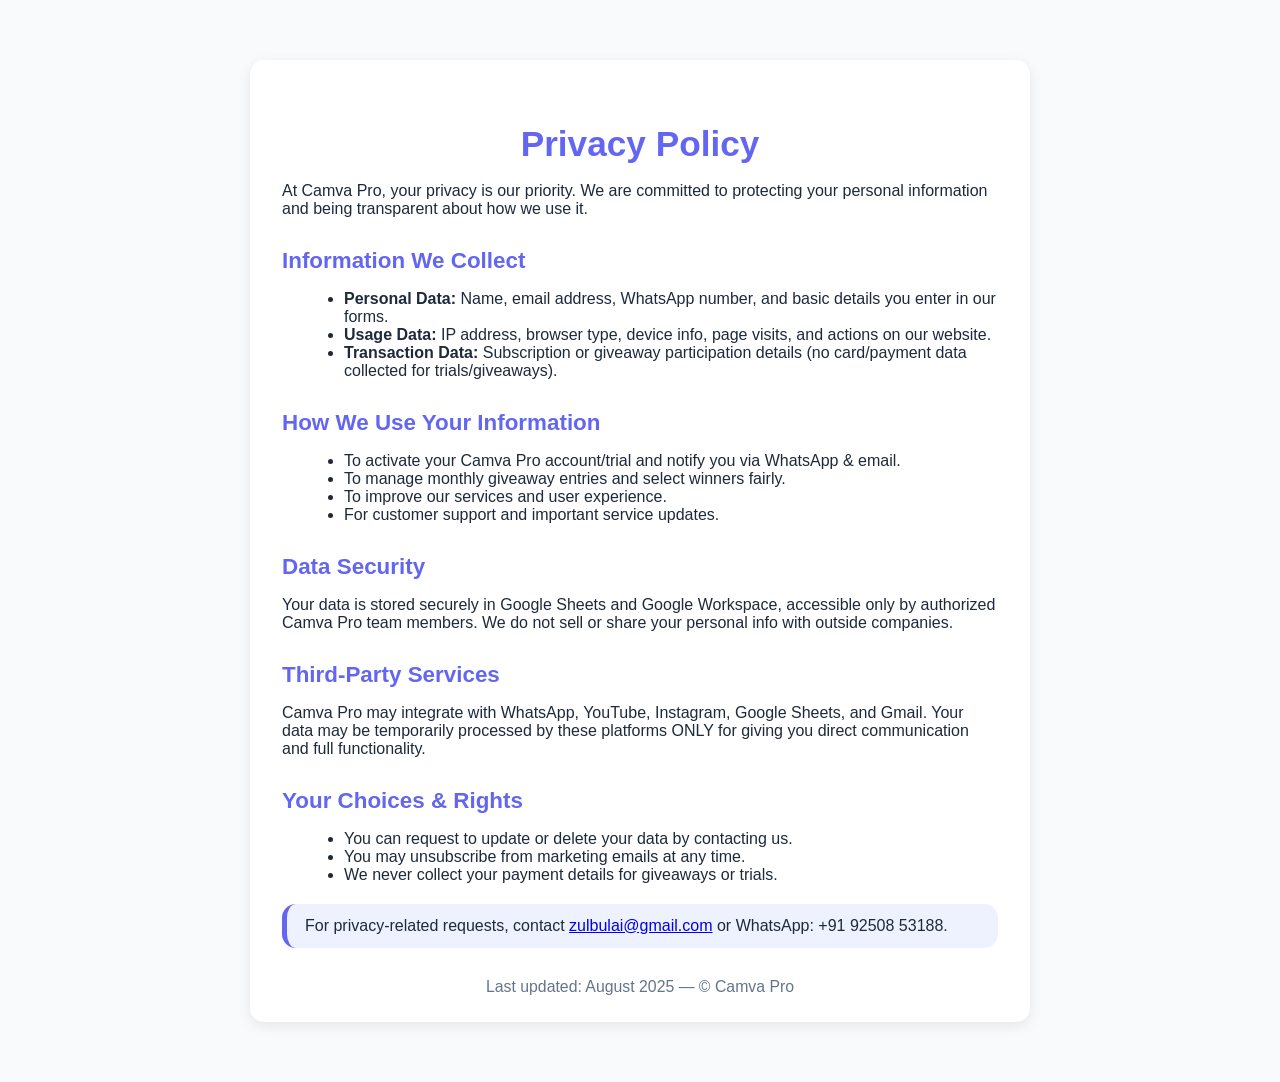
<file: pages/privacy-policy.html>
<!DOCTYPE html>
<html lang="en">
<head>
  <meta charset="UTF-8">
  <title>Privacy Policy – Camva Pro</title>
  <meta name="viewport" content="width=device-width,initial-scale=1">
  <style>
    :root{--brand:#6366f1;--bg:#f8fafc;--card:#fff;--text:#1e293b;--muted:#64748b;--radius:14px;--shadow:0 4px 14px rgba(0,0,0,.08);}
    body{font-family:Inter,Arial,sans-serif;background:var(--bg);color:var(--text);min-height:100vh;}
    .container{max-width:780px;margin:60px auto;padding:0 18px;}
    .card{background:var(--card);border-radius:var(--radius);box-shadow:var(--shadow);padding:40px 32px 26px 32px;}
    h1{font-size:2.2rem;color:var(--brand);margin-bottom:18px;text-align:center;}
    h2{font-size:1.4rem;color:var(--brand);margin:30px 0 13px;}
    p,li{font-size:1rem;color:var(--text);}
    ul{margin-left:22px;}
    .note{background:#eef2ff;padding:13px 18px;border-left:5px solid var(--brand);border-radius:var(--radius);margin:20px 0 18px 0;}
    footer{text-align:center;margin-top:30px;color:var(--muted);font-size:.99rem;}
  </style>
</head>
<body>
  <div class="container">
    <div class="card">
      <h1>Privacy Policy</h1>
      <p>At Camva Pro, your privacy is our priority. We are committed to protecting your personal information and being transparent about how we use it.</p>
      <h2>Information We Collect</h2>
      <ul>
        <li><strong>Personal Data:</strong> Name, email address, WhatsApp number, and basic details you enter in our forms.</li>
        <li><strong>Usage Data:</strong> IP address, browser type, device info, page visits, and actions on our website.</li>
        <li><strong>Transaction Data:</strong> Subscription or giveaway participation details (no card/payment data collected for trials/giveaways).</li>
      </ul>
      <h2>How We Use Your Information</h2>
      <ul>
        <li>To activate your Camva Pro account/trial and notify you via WhatsApp & email.</li>
        <li>To manage monthly giveaway entries and select winners fairly.</li>
        <li>To improve our services and user experience.</li>
        <li>For customer support and important service updates.</li>
      </ul>
      <h2>Data Security</h2>
      <p>Your data is stored securely in Google Sheets and Google Workspace, accessible only by authorized Camva Pro team members. We do not sell or share your personal info with outside companies.</p>
      <h2>Third-Party Services</h2>
      <p>Camva Pro may integrate with WhatsApp, YouTube, Instagram, Google Sheets, and Gmail. Your data may be temporarily processed by these platforms ONLY for giving you direct communication and full functionality.</p>
      <h2>Your Choices & Rights</h2>
      <ul>
        <li>You can request to update or delete your data by contacting us.</li>
        <li>You may unsubscribe from marketing emails at any time.</li>
        <li>We never collect your payment details for giveaways or trials.</li>
      </ul>
      <div class="note">
        For privacy-related requests, contact <a href="mailto:zulbulai@gmail.com">zulbulai@gmail.com</a> or WhatsApp: +91 92508 53188.
      </div>
      <footer>
        Last updated: August 2025 &mdash; © Camva Pro
      </footer>
    </div>
  </div>
</body>
</html>
</file>
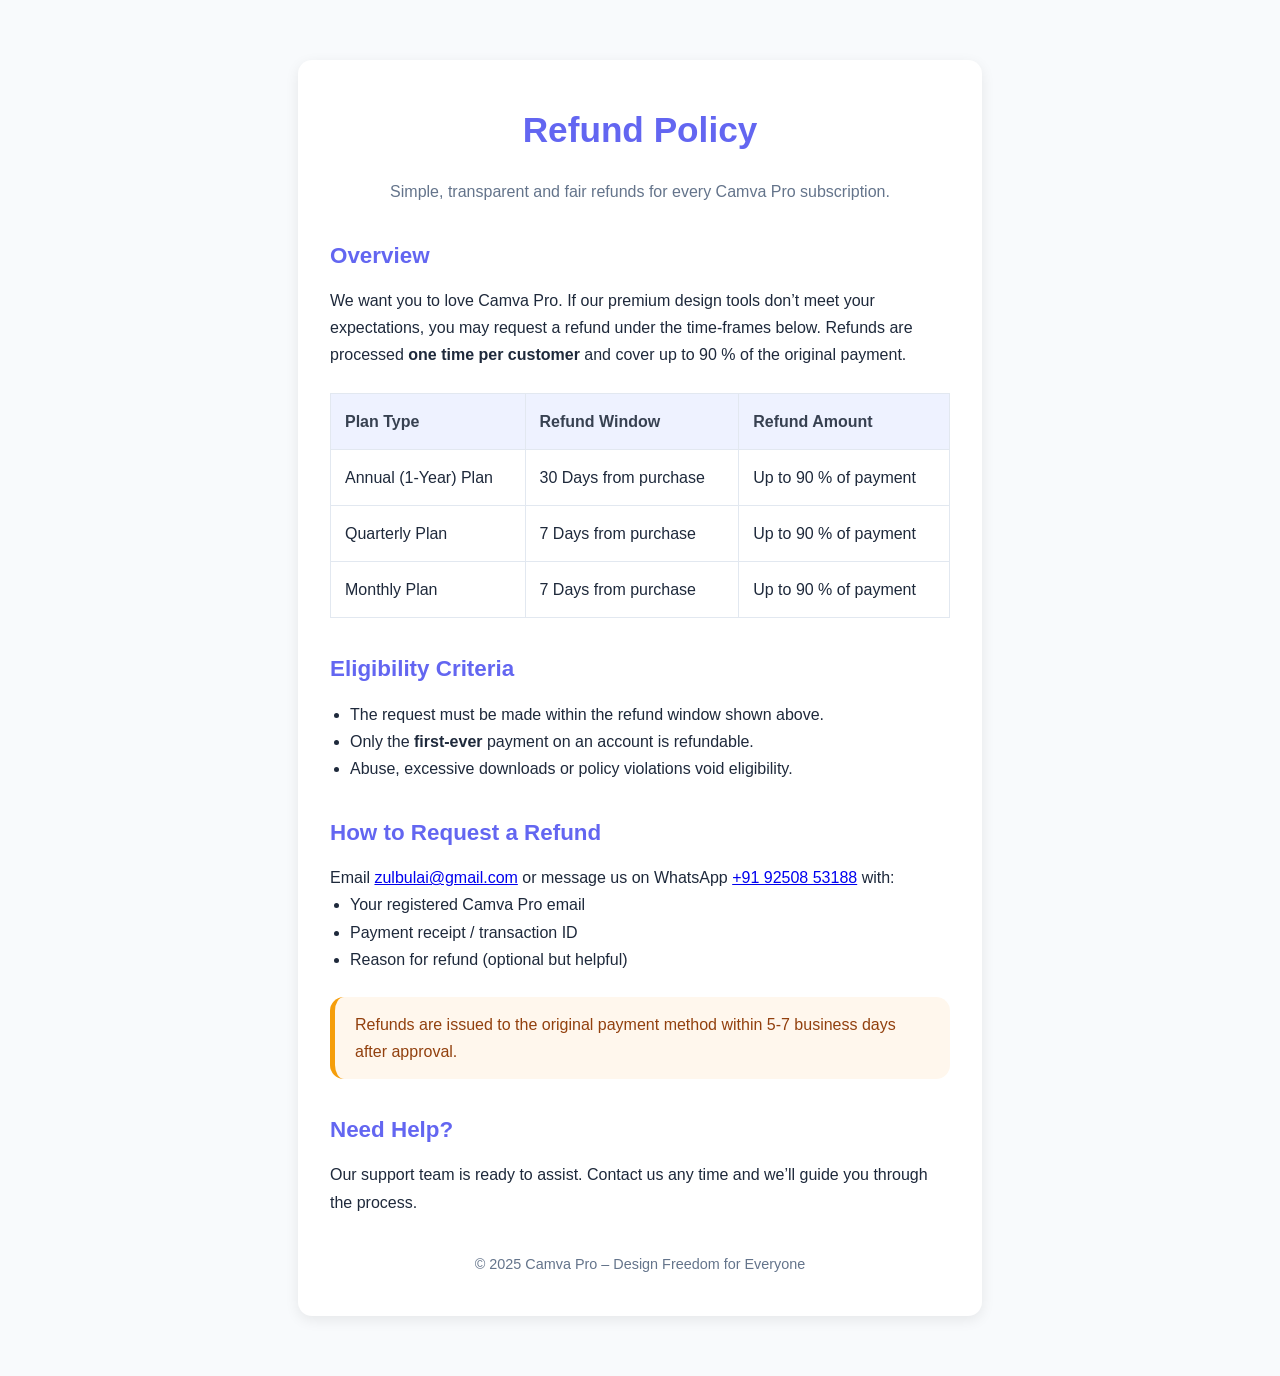
<file: pages/refund.html>
<!DOCTYPE html>
<html lang="en">
<head>
  <meta charset="UTF-8">
  <title>Refund Policy – Camva Pro</title>
  <meta name="viewport" content="width=device-width,initial-scale=1.0">
  <meta name="description" content="Camva Pro refund policy for monthly, quarterly, and annual subscriptions.">
  <style>
    :root{
      --brand:#6366f1;
      --bg:#f8fafc;
      --card:#ffffff;
      --text:#1e293b;
      --muted:#64748b;
      --radius:14px;
      --shadow:0 4px 14px rgba(0,0,0,.08);
    }
    *{box-sizing:border-box;margin:0;padding:0;}
    body{
      font-family:Inter,Arial,sans-serif;
      background:var(--bg);
      color:var(--text);
      line-height:1.7;
      min-height:100vh;
    }
    .container{
      max-width:720px;
      margin:60px auto;
      padding:0 18px;
    }
    .card{
      background:var(--card);
      border-radius:var(--radius);
      box-shadow:var(--shadow);
      padding:40px 32px;
      animation:fadeIn .6s ease-out;
    }
    @keyframes fadeIn{from{opacity:0;transform:translateY(25px)}to{opacity:1;transform:none}}
    h1{
      font-size:2.2rem;
      color:var(--brand);
      text-align:center;
      margin-bottom:18px;
    }
    h2{
      font-size:1.4rem;
      color:var(--brand);
      margin:32px 0 12px;
    }
    p,li{
      font-size:1rem;
      color:var(--text);
    }
    ul{margin-left:20px;}
    .policy-table{
      margin:24px 0;
      width:100%;
      border-collapse:collapse;
      text-align:left;
    }
    .policy-table th,.policy-table td{
      border:1px solid #e2e8f0;
      padding:14px;
    }
    .policy-table th{
      background:#eef2ff;
      color:#374151;
      font-weight:600;
    }
    .note{
      background:#fff7ed;
      border-left:5px solid #f59e0b;
      padding:14px 20px;
      border-radius:var(--radius);
      margin:24px 0 8px;
      color:#92400e;
    }
    footer{
      text-align:center;
      margin-top:36px;
      color:var(--muted);
      font-size:.9rem;
    }
  </style>
</head>
<body>
  <div class="container">
    <div class="card">
      <h1>Refund Policy</h1>
      <p class="lead" style="text-align:center;color:var(--muted);margin-bottom:22px">
        Simple, transparent and fair refunds for every Camva Pro subscription.
      </p>

      <h2>Overview</h2>
      <p>
        We want you to love Camva Pro. If our premium design tools don’t meet your expectations,
        you may request a refund under the time-frames below.
        Refunds are processed <strong>one time per customer</strong> and cover up to 90 % of the original payment.
      </p>

      <table class="policy-table">
        <thead>
          <tr>
            <th>Plan Type</th>
            <th>Refund Window</th>
            <th>Refund Amount</th>
          </tr>
        </thead>
        <tbody>
          <tr>
            <td>Annual (1-Year) Plan</td>
            <td>30 Days from purchase</td>
            <td>Up to 90 % of payment</td>
          </tr>
          <tr>
            <td>Quarterly Plan</td>
            <td>7 Days from purchase</td>
            <td>Up to 90 % of payment</td>
          </tr>
          <tr>
            <td>Monthly Plan</td>
            <td>7 Days from purchase</td>
            <td>Up to 90 % of payment</td>
          </tr>
        </tbody>
      </table>

      <h2>Eligibility Criteria</h2>
      <ul>
        <li>The request must be made within the refund window shown above.</li>
        <li>Only the <strong>first-ever</strong> payment on an account is refundable.</li>
        <li>Abuse, excessive downloads or policy violations void eligibility.</li>
      </ul>

      <h2>How to Request a Refund</h2>
      <p>
        Email <a href="mailto:zulbulai@gmail.com">zulbulai@gmail.com</a> or message us on WhatsApp
        <a href="https://wa.me/919250853188" target="_blank">+91 92508 53188</a> with:
      </p>
      <ul>
        <li>Your registered Camva Pro email</li>
        <li>Payment receipt / transaction ID</li>
        <li>Reason for refund (optional but helpful)</li>
      </ul>

      <div class="note">
        Refunds are issued to the original payment method within 5-7 business days after approval.
      </div>

      <h2>Need Help?</h2>
      <p>
        Our support team is ready to assist. Contact us any time and we’ll guide you through the process.
      </p>

      <footer>
        © 2025 Camva Pro – Design Freedom for Everyone
      </footer>
    </div>
  </div>
</body>
</html>
</file>
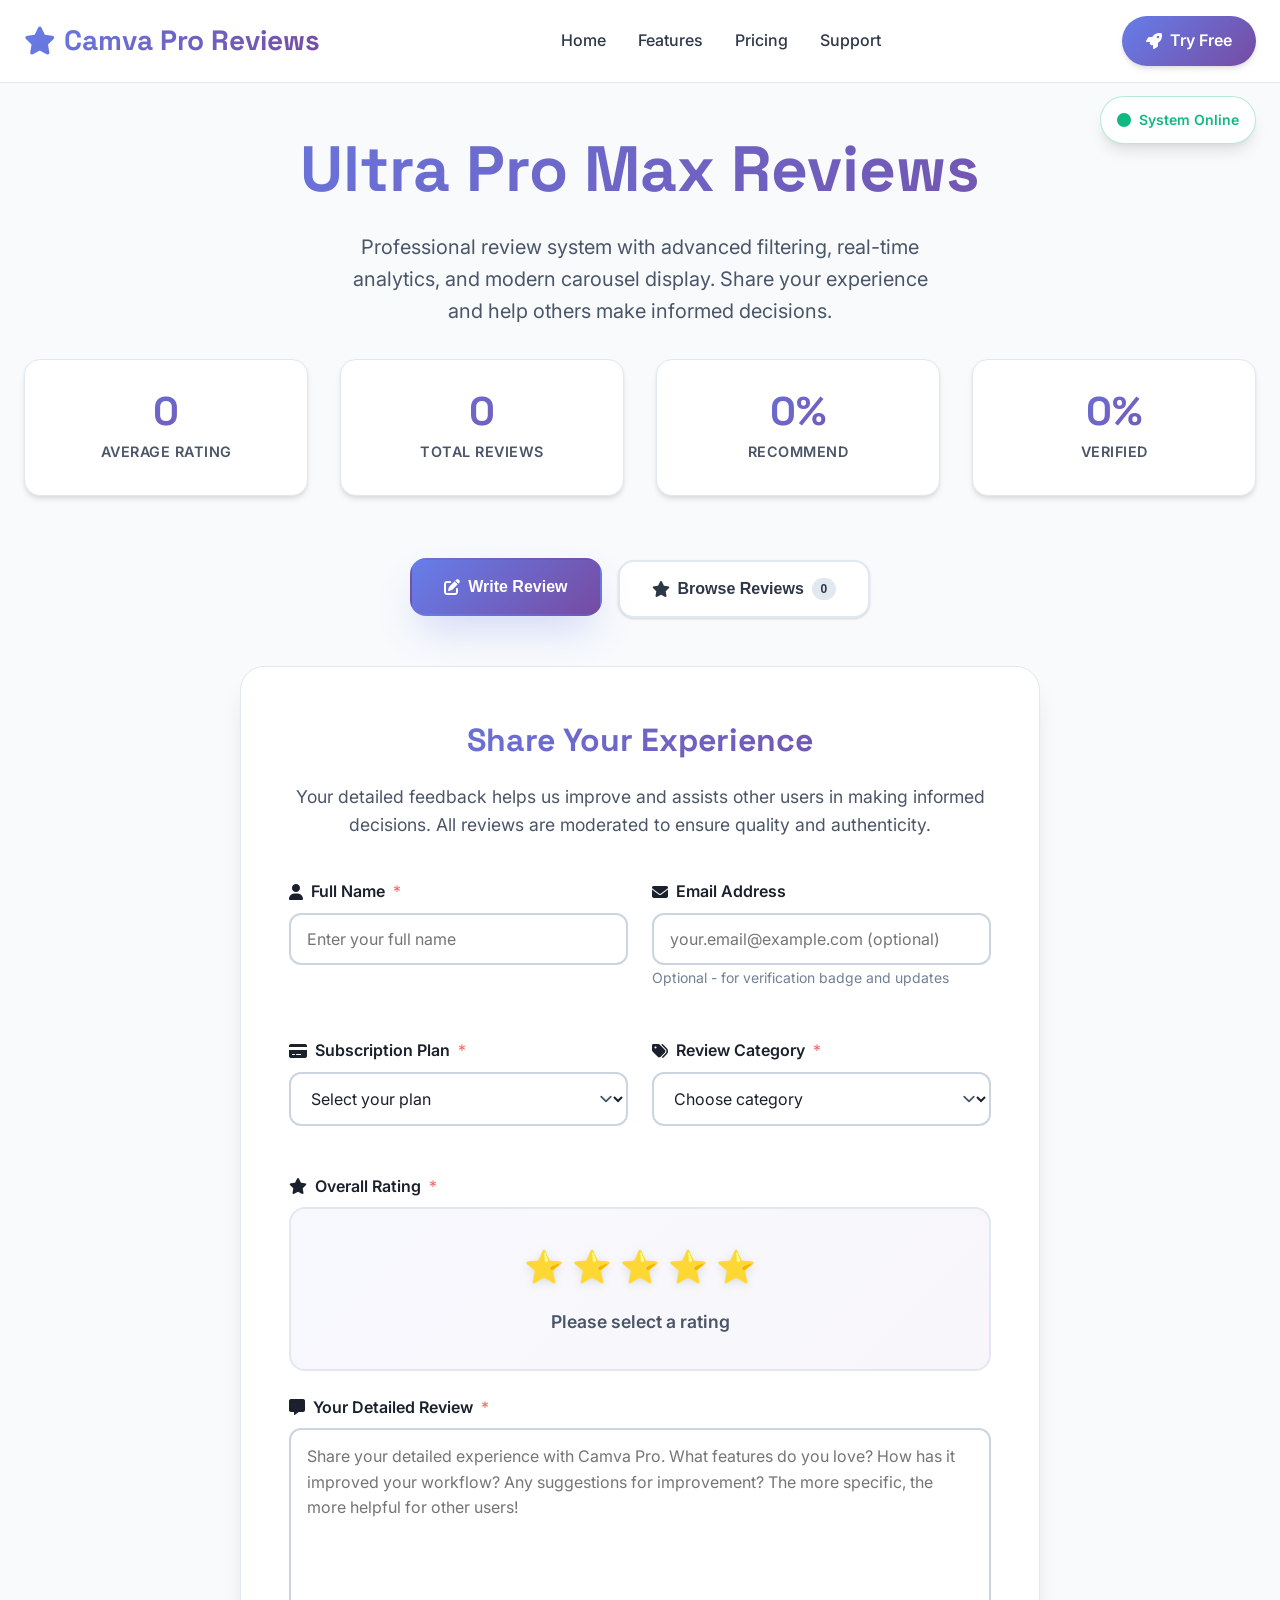
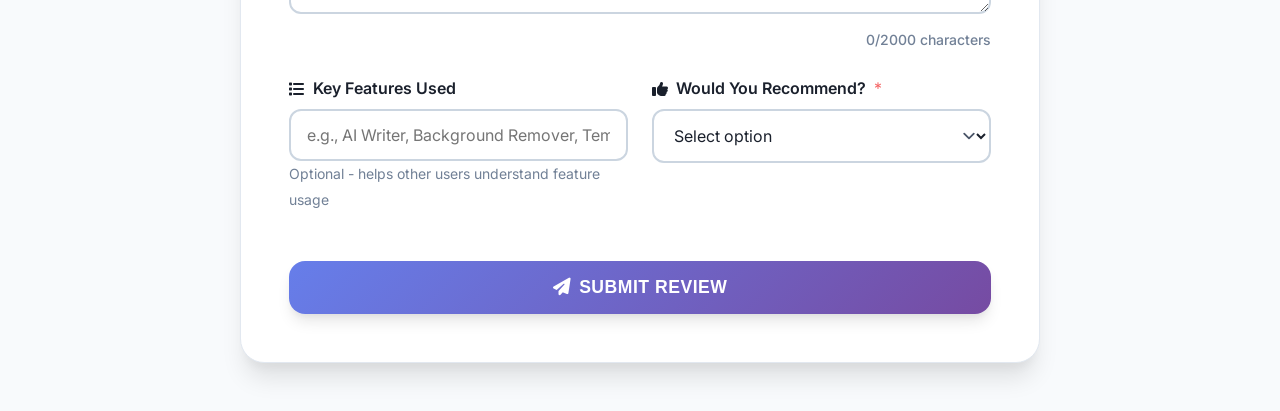
<file: pages/Review.html>
<!DOCTYPE html>
<html lang="en">
<head>
    <meta charset="UTF-8">
    <meta name="viewport" content="width=device-width, initial-scale=1.0">
    <title>Ultra Pro Max Reviews - Camva Pro</title>
    <meta name="description" content="Professional reviews system with advanced filtering, carousel display and modern UI design">
    
    <!-- Google Fonts -->
    <link href="https://fonts.googleapis.com/css2?family=Space+Grotesk:wght@300;400;500;600;700;800&family=Inter:wght@300;400;500;600;700;800&display=swap" rel="stylesheet">
    
    <!-- Font Awesome Pro -->
    <link href="https://cdnjs.cloudflare.com/ajax/libs/font-awesome/6.4.0/css/all.min.css" rel="stylesheet">
    
    <style>
        :root {
            /* Ultra Modern Color Palette */
            --primary: #667eea;
            --primary-dark: #5a67d8;
            --primary-light: #a3bffa;
            
            --secondary: #764ba2;
            --accent: #f093fb;
            --accent-dark: #f093fb;
            
            /* Gradients */
            --gradient-primary: linear-gradient(135deg, #667eea 0%, #764ba2 100%);
            --gradient-secondary: linear-gradient(135deg, #f093fb 0%, #f5576c 100%);
            --gradient-accent: linear-gradient(135deg, #4facfe 0%, #00f2fe 100%);
            --gradient-success: linear-gradient(135deg, #43e97b 0%, #38f9d7 100%);
            --gradient-dark: linear-gradient(135deg, #2d3748 0%, #1a202c 100%);
            
            /* Status Colors */
            --success: #10b981;
            --error: #f56565;
            --warning: #ed8936;
            --info: #4299e1;
            
            /* Grays */
            --gray-50: #f7fafc;
            --gray-100: #edf2f7;
            --gray-200: #e2e8f0;
            --gray-300: #cbd5e0;
            --gray-400: #a0aec0;
            --gray-500: #718096;
            --gray-600: #4a5568;
            --gray-700: #2d3748;
            --gray-800: #1a202c;
            --gray-900: #171923;
            
            /* Base Colors */
            --white: #ffffff;
            --black: ##00008B;
            --surface: #ffffff;
            --background: #f8fafc;
            
            /* Shadows */
            --shadow-xs: 0 1px 2px 0 rgba(0, 0, 0, 0.05);
            --shadow-sm: 0 1px 3px 0 rgba(0, 0, 0, 0.1), 0 1px 2px 0 rgba(0, 0, 0, 0.06);
            --shadow-md: 0 4px 6px -1px rgba(0, 0, 0, 0.1), 0 2px 4px -1px rgba(0, 0, 0, 0.06);
            --shadow-lg: 0 10px 15px -3px rgba(0, 0, 0, 0.1), 0 4px 6px -2px rgba(0, 0, 0, 0.05);
            --shadow-xl: 0 20px 25px -5px rgba(0, 0, 0, 0.1), 0 10px 10px -5px rgba(0, 0, 0, 0.04);
            --shadow-2xl: 0 25px 50px -12px rgba(0, 0, 0, 0.25);
            --shadow-colored: 0 20px 40px -10px rgba(102, 126, 234, 0.3);
            
            /* Border Radius */
            --radius-sm: 0.375rem;
            --radius-md: 0.5rem;
            --radius-lg: 0.75rem;
            --radius-xl: 1rem;
            --radius-2xl: 1.5rem;
            --radius-full: 9999px;
            
            /* Transitions */
            --transition: all 0.3s cubic-bezier(0.4, 0, 0.2, 1);
            --transition-fast: all 0.15s cubic-bezier(0.4, 0, 0.2, 1);
            --transition-bounce: all 0.3s cubic-bezier(0.68, -0.55, 0.265, 1.55);
            
            /* Typography */
            --font-sans: 'Inter', system-ui, -apple-system, BlinkMacSystemFont, 'Segoe UI', Roboto, sans-serif;
            --font-display: 'Space Grotesk', system-ui, -apple-system, BlinkMacSystemFont, 'Segoe UI', Roboto, sans-serif;
            
            /* Z-Index Scale */
            --z-dropdown: 1000;
            --z-sticky: 1020;
            --z-fixed: 1030;
            --z-modal: 1040;
            --z-tooltip: 1070;
        }

        * {
            margin: 0;
            padding: 0;
            box-sizing: border-box;
        }

        html {
            scroll-behavior: smooth;
            font-size: 16px;
        }

        body {
            font-family: var(--font-sans);
            line-height: 1.6;
            color: var(--gray-800);
            background: var(--background);
            overflow-x: hidden;
            -webkit-font-smoothing: antialiased;
            -moz-osx-font-smoothing: grayscale;
        }

        .container {
            max-width: 1400px;
            margin: 0 auto;
            padding: 0 1.5rem;
        }

        /* =============== HEADER =============== */
        .header {
            background: rgba(255, 255, 255, 0.95);
            backdrop-filter: blur(20px);
            -webkit-backdrop-filter: blur(20px);
            border-bottom: 1px solid var(--gray-200);
            position: sticky;
            top: 0;
            z-index: var(--z-sticky);
            transition: var(--transition);
        }

        .nav {
            display: flex;
            align-items: center;
            justify-content: space-between;
            padding: 1rem 0;
        }

        .logo {
            font-family: var(--font-display);
            font-size: 1.75rem;
            font-weight: 800;
            background: var(--gradient-primary);
            -webkit-background-clip: text;
            -webkit-text-fill-color: transparent;
            background-clip: text;
            display: flex;
            align-items: center;
            gap: 0.5rem;
            text-decoration: none;
        }

        .nav-links {
            display: flex;
            list-style: none;
            gap: 2rem;
            align-items: center;
        }

        .nav-link {
            color: var(--gray-700);
            text-decoration: none;
            font-weight: 500;
            transition: var(--transition);
            position: relative;
        }

        .nav-link:hover {
            color: var(--primary);
        }

        .nav-link::after {
            content: '';
            position: absolute;
            bottom: -0.25rem;
            left: 0;
            width: 0;
            height: 2px;
            background: var(--gradient-primary);
            transition: width 0.3s ease;
        }

        .nav-link:hover::after {
            width: 100%;
        }

        .cta-button {
            background: var(--gradient-primary);
            color: var(--white);
            padding: 0.75rem 1.5rem;
            border-radius: var(--radius-full);
            text-decoration: none;
            font-weight: 600;
            transition: var(--transition);
            box-shadow: var(--shadow-md);
            border: none;
            cursor: pointer;
            display: inline-flex;
            align-items: center;
            gap: 0.5rem;
        }

        .cta-button:hover {
            transform: translateY(-2px);
            box-shadow: var(--shadow-colored);
        }

        /* =============== MAIN CONTENT =============== */
        .main {
            padding: 3rem 0;
        }

        .hero-section {
            text-align: center;
            margin-bottom: 4rem;
        }

        .hero-title {
            font-family: var(--font-display);
            font-size: clamp(2.5rem, 5vw, 4rem);
            font-weight: 800;
            background: var(--gradient-primary);
            -webkit-background-clip: text;
            -webkit-text-fill-color: transparent;
            background-clip: text;
            margin-bottom: 1.5rem;
            line-height: 1.2;
        }

        .hero-subtitle {
            font-size: 1.25rem;
            color: var(--gray-600);
            max-width: 600px;
            margin: 0 auto 2rem;
            line-height: 1.6;
        }

        .hero-stats {
            display: grid;
            grid-template-columns: repeat(auto-fit, minmax(200px, 1fr));
            gap: 2rem;
            margin: 2rem 0;
        }

        .hero-stat {
            background: var(--white);
            padding: 2rem 1.5rem;
            border-radius: var(--radius-xl);
            box-shadow: var(--shadow-md);
            transition: var(--transition);
            border: 1px solid var(--gray-200);
        }

        .hero-stat:hover {
            transform: translateY(-4px);
            box-shadow: var(--shadow-xl);
        }

        .hero-stat-number {
            font-family: var(--font-display);
            font-size: 2.5rem;
            font-weight: 800;
            background: var(--gradient-primary);
            -webkit-background-clip: text;
            -webkit-text-fill-color: transparent;
            background-clip: text;
            line-height: 1;
            margin-bottom: 0.5rem;
        }

        .hero-stat-label {
            color: var(--gray-600);
            font-weight: 600;
            font-size: 0.9rem;
            text-transform: uppercase;
            letter-spacing: 0.5px;
        }

        /* =============== STATUS INDICATOR =============== */
        .status-indicator {
            position: fixed;
            top: 6rem;
            right: 1.5rem;
            background: var(--white);
            padding: 0.75rem 1rem;
            border-radius: var(--radius-full);
            box-shadow: var(--shadow-lg);
            border: 1px solid var(--gray-200);
            z-index: var(--z-fixed);
            display: flex;
            align-items: center;
            gap: 0.5rem;
            font-size: 0.875rem;
            font-weight: 600;
            transition: var(--transition);
            backdrop-filter: blur(20px);
            -webkit-backdrop-filter: blur(20px);
        }

        .status-indicator.online {
            color: var(--success);
            border-color: rgba(16, 185, 129, 0.3);
        }

        .status-indicator.loading {
            color: var(--info);
            border-color: rgba(66, 153, 225, 0.3);
        }

        .status-indicator.error {
            color: var(--error);
            border-color: rgba(245, 101, 101, 0.3);
        }

        /* =============== TABS =============== */
        .tabs-container {
            display: flex;
            justify-content: center;
            gap: 1rem;
            margin-bottom: 3rem;
        }

        .tab-button {
            background: var(--white);
            border: 2px solid var(--gray-200);
            padding: 1rem 2rem;
            border-radius: var(--radius-xl);
            font-size: 1rem;
            font-weight: 600;
            color: var(--gray-700);
            cursor: pointer;
            transition: var(--transition);
            display: flex;
            align-items: center;
            gap: 0.5rem;
            box-shadow: var(--shadow-sm);
        }

        .tab-button:hover {
            transform: translateY(-2px);
            box-shadow: var(--shadow-md);
            border-color: var(--primary-light);
        }

        .tab-button.active {
            background: var(--gradient-primary);
            color: var(--white);
            border-color: transparent;
            transform: translateY(-2px);
            box-shadow: var(--shadow-colored);
        }

        .tab-badge {
            background: rgba(255, 255, 255, 0.2);
            padding: 0.25rem 0.5rem;
            border-radius: var(--radius-full);
            font-size: 0.75rem;
            min-width: 1.5rem;
            text-align: center;
        }

        .tab-button.active .tab-badge {
            background: rgba(255, 255, 255, 0.3);
        }

        .tab-button:not(.active) .tab-badge {
            background: var(--gray-200);
            color: var(--gray-700);
        }

        /* =============== TAB CONTENT =============== */
        .tab-content {
            display: none;
            animation: fadeInUp 0.6s cubic-bezier(0.16, 1, 0.3, 1);
        }

        .tab-content.active {
            display: block;
        }

        @keyframes fadeInUp {
            from {
                opacity: 0;
                transform: translateY(2rem);
            }
            to {
                opacity: 1;
                transform: translateY(0);
            }
        }

        /* =============== FORM SECTION =============== */
        .form-container {
            max-width: 800px;
            margin: 0 auto;
            background: var(--white);
            border-radius: var(--radius-2xl);
            padding: 3rem;
            box-shadow: var(--shadow-xl);
            border: 1px solid var(--gray-200);
        }

        .form-header {
            text-align: center;
            margin-bottom: 2.5rem;
        }

        .form-title {
            font-family: var(--font-display);
            font-size: 2rem;
            font-weight: 700;
            background: var(--gradient-primary);
            -webkit-background-clip: text;
            -webkit-text-fill-color: transparent;
            background-clip: text;
            margin-bottom: 1rem;
        }

        .form-subtitle {
            color: var(--gray-600);
            font-size: 1.1rem;
            line-height: 1.6;
        }

        .form-grid {
            display: grid;
            grid-template-columns: 1fr 1fr;
            gap: 1.5rem;
            margin-bottom: 1.5rem;
        }

        .form-group {
            margin-bottom: 1.5rem;
        }

        .form-group.full-width {
            grid-column: 1 / -1;
        }

        .form-label {
            display: block;
            font-weight: 600;
            color: var(--gray-800);
            margin-bottom: 0.5rem;
            display: flex;
            align-items: center;
            gap: 0.5rem;
        }

        .form-label.required::after {
            content: '*';
            color: var(--error);
            font-weight: 400;
        }

        .form-input,
        .form-select,
        .form-textarea {
            width: 100%;
            padding: 0.875rem 1rem;
            border: 2px solid var(--gray-300);
            border-radius: var(--radius-lg);
            background: var(--white);
            color: var(--gray-800);
            font-size: 1rem;
            transition: var(--transition);
            font-family: inherit;
        }

        .form-input:focus,
        .form-select:focus,
        .form-textarea:focus {
            outline: none;
            border-color: var(--primary);
            box-shadow: 0 0 0 4px rgba(102, 126, 234, 0.1);
            transform: translateY(-1px);
        }

        .form-input:hover,
        .form-select:hover,
        .form-textarea:hover {
            border-color: var(--gray-400);
        }

        .form-textarea {
            min-height: 120px;
            resize: vertical;
            line-height: 1.6;
        }

        .form-select {
            cursor: pointer;
            background-image: url("data:image/svg+xml,%3csvg xmlns='http://www.w3.org/2000/svg' fill='none' viewBox='0 0 20 20'%3e%3cpath stroke='%234a5568' stroke-linecap='round' stroke-linejoin='round' stroke-width='1.5' d='m6 8 4 4 4-4'/%3e%3c/svg%3e");
            background-position: right 0.5rem center;
            background-repeat: no-repeat;
            background-size: 1.5em 1.5em;
            padding-right: 2.5rem;
        }

        .character-counter {
            text-align: right;
            font-size: 0.875rem;
            color: var(--gray-500);
            margin-top: 0.5rem;
            font-weight: 500;
        }

        .character-counter.warning {
            color: var(--warning);
        }

        .character-counter.danger {
            color: var(--error);
        }

        /* =============== RATING SYSTEM =============== */
        .rating-container {
            background: linear-gradient(135deg, rgba(102, 126, 234, 0.05) 0%, rgba(118, 75, 162, 0.05) 100%);
            border: 2px solid var(--gray-200);
            border-radius: var(--radius-xl);
            padding: 2rem;
            text-align: center;
            margin-bottom: 1rem;
        }

        .rating-stars {
            display: flex;
            justify-content: center;
            gap: 0.5rem;
            margin-bottom: 1rem;
        }

        .rating-star {
            font-size: 2rem;
            color: var(--gray-300);
            cursor: pointer;
            transition: all 0.3s cubic-bezier(0.68, -0.55, 0.265, 1.55);
            filter: drop-shadow(0 2px 4px rgba(0,0,0,0.1));
        }

        .rating-star:hover,
        .rating-star.active {
            color: #fbbf24;
            transform: scale(1.1);
            filter: drop-shadow(0 4px 8px rgba(251,191,36,0.4));
        }

        .rating-star:hover ~ .rating-star {
            transform: scale(0.95);
        }

        .rating-text {
            font-size: 1.1rem;
            color: var(--gray-600);
            font-weight: 600;
            min-height: 1.5rem;
            transition: var(--transition);
        }

        .rating-text.selected {
            background: var(--gradient-primary);
            -webkit-background-clip: text;
            -webkit-text-fill-color: transparent;
            background-clip: text;
            font-weight: 700;
        }

        /* =============== SUBMIT BUTTON =============== */
        .submit-button {
            width: 100%;
            background: var(--gradient-primary);
            color: var(--white);
            border: none;
            padding: 1rem 2rem;
            border-radius: var(--radius-xl);
            font-size: 1.1rem;
            font-weight: 700;
            cursor: pointer;
            transition: var(--transition);
            box-shadow: var(--shadow-lg);
            display: flex;
            align-items: center;
            justify-content: center;
            gap: 0.5rem;
            text-transform: uppercase;
            letter-spacing: 0.5px;
        }

        .submit-button:hover {
            transform: translateY(-2px);
            box-shadow: var(--shadow-colored);
        }

        .submit-button:active {
            transform: translateY(0);
        }

        .submit-button:disabled {
            opacity: 0.7;
            cursor: not-allowed;
            transform: none;
        }

        .submit-spinner {
            width: 20px;
            height: 20px;
            border: 2px solid rgba(255,255,255,0.3);
            border-radius: 50%;
            border-top-color: var(--white);
            animation: spin 1s linear infinite;
            display: none;
        }

        @keyframes spin {
            to { transform: rotate(360deg); }
        }

        /* =============== ALERTS =============== */
        .alert {
            padding: 1rem 1.25rem;
            border-radius: var(--radius-lg);
            margin: 1rem 0;
            font-weight: 500;
            display: flex;
            align-items: center;
            gap: 0.5rem;
            animation: slideInDown 0.4s cubic-bezier(0.68, -0.55, 0.265, 1.55);
        }

        .alert-success {
            background: rgba(16, 185, 129, 0.1);
            color: #065f46;
            border-left: 4px solid var(--success);
        }

        .alert-error {
            background: rgba(245, 101, 101, 0.1);
            color: #991b1b;
            border-left: 4px solid var(--error);
        }

        .alert-warning {
            background: rgba(237, 137, 54, 0.1);
            color: #92400e;
            border-left: 4px solid var(--warning);
        }

        .alert-info {
            background: rgba(66, 153, 225, 0.1);
            color: #1e40af;
            border-left: 4px solid var(--info);
        }

        @keyframes slideInDown {
            from {
                opacity: 0;
                transform: translateY(-1rem);
            }
            to {
                opacity: 1;
                transform: translateY(0);
            }
        }

        /* =============== REVIEWS SECTION =============== */
        .reviews-section {
            max-width: 1200px;
            margin: 0 auto;
        }

        /* =============== FILTERS =============== */
        .filters-container {
            background: var(--white);
            border-radius: var(--radius-2xl);
            padding: 2rem;
            margin-bottom: 2rem;
            box-shadow: var(--shadow-lg);
            border: 1px solid var(--gray-200);
        }

        .filters-header {
            text-align: center;
            margin-bottom: 2rem;
        }

        .filters-title {
            font-family: var(--font-display);
            font-size: 1.5rem;
            font-weight: 700;
            background: var(--gradient-primary);
            -webkit-background-clip: text;
            -webkit-text-fill-color: transparent;
            background-clip: text;
            margin-bottom: 0.5rem;
        }

        .filters-grid {
            display: grid;
            grid-template-columns: repeat(auto-fit, minmax(200px, 1fr));
            gap: 1rem;
            margin-bottom: 1.5rem;
        }

        .filter-group {
            display: flex;
            flex-direction: column;
            gap: 0.5rem;
        }

        .filter-label {
            font-weight: 600;
            color: var(--gray-700);
            font-size: 0.875rem;
            display: flex;
            align-items: center;
            gap: 0.5rem;
        }

        .filter-select,
        .filter-input {
            padding: 0.75rem;
            border: 2px solid var(--gray-300);
            border-radius: var(--radius-lg);
            background: var(--white);
            color: var(--gray-800);
            font-size: 0.875rem;
            transition: var(--transition);
        }

        .filter-select:focus,
        .filter-input:focus {
            outline: none;
            border-color: var(--primary);
            box-shadow: 0 0 0 3px rgba(102, 126, 234, 0.1);
        }

        .search-container {
            position: relative;
            grid-column: 1 / -1;
        }

        .search-input {
            width: 100%;
            padding: 1rem 1rem 1rem 2.5rem;
            border: 2px solid var(--gray-300);
            border-radius: var(--radius-xl);
            background: var(--white);
            font-size: 1rem;
            transition: var(--transition);
        }

        .search-input:focus {
            outline: none;
            border-color: var(--primary);
            box-shadow: 0 0 0 4px rgba(102, 126, 234, 0.1);
        }

        .search-icon {
            position: absolute;
            left: 0.875rem;
            top: 50%;
            transform: translateY(-50%);
            color: var(--gray-400);
        }

        /* =============== STATS DASHBOARD =============== */
        .stats-grid {
            display: grid;
            grid-template-columns: repeat(auto-fit, minmax(220px, 1fr));
            gap: 1.5rem;
            margin-bottom: 3rem;
        }

        .stat-card {
            background: var(--white);
            padding: 2rem 1.5rem;
            border-radius: var(--radius-xl);
            box-shadow: var(--shadow-lg);
            border: 1px solid var(--gray-200);
            text-align: center;
            transition: var(--transition);
            position: relative;
            overflow: hidden;
        }

        .stat-card::before {
            content: '';
            position: absolute;
            top: 0;
            left: 0;
            right: 0;
            height: 4px;
            background: var(--gradient-primary);
        }

        .stat-card:hover {
            transform: translateY(-4px);
            box-shadow: var(--shadow-xl);
        }

        .stat-icon {
            width: 3rem;
            height: 3rem;
            margin: 0 auto 1rem;
            background: var(--gradient-primary);
            border-radius: var(--radius-full);
            display: flex;
            align-items: center;
            justify-content: center;
            color: var(--white);
            font-size: 1.25rem;
        }

        .stat-number {
            font-family: var(--font-display);
            font-size: 2.5rem;
            font-weight: 800;
            background: var(--gradient-primary);
            -webkit-background-clip: text;
            -webkit-text-fill-color: transparent;
            background-clip: text;
            line-height: 1;
            margin-bottom: 0.5rem;
        }

        .stat-label {
            color: var(--gray-600);
            font-weight: 600;
            font-size: 0.875rem;
            text-transform: uppercase;
            letter-spacing: 0.5px;
        }

        /* =============== CAROUSEL =============== */
        .carousel-container {
            background: var(--white);
            border-radius: var(--radius-2xl);
            padding: 2rem;
            box-shadow: var(--shadow-xl);
            border: 1px solid var(--gray-200);
            margin-bottom: 2rem;
            position: relative;
            overflow: hidden;
        }

        .carousel-header {
            text-align: center;
            margin-bottom: 2rem;
        }

        .carousel-title {
            font-family: var(--font-display);
            font-size: 1.75rem;
            font-weight: 700;
            background: var(--gradient-primary);
            -webkit-background-clip: text;
            -webkit-text-fill-color: transparent;
            background-clip: text;
            margin-bottom: 0.5rem;
        }

        .carousel-wrapper {
            position: relative;
            overflow: hidden;
            border-radius: var(--radius-xl);
            perspective: 1200px;
        }

        .carousel-track {
            display: flex;
            transition: transform 0.6s cubic-bezier(0.25, 0.46, 0.45, 0.94);
            gap: 1.5rem;
        }

        .review-card {
            flex: 0 0 400px;
            background: var(--white);
            border-radius: var(--radius-xl);
            padding: 2rem;
            box-shadow: var(--shadow-md);
            border: 1px solid var(--gray-200);
            transition: all 0.6s cubic-bezier(0.25, 0.46, 0.45, 0.94);
            position: relative;
            transform: scale(0.9) rotateY(10deg);
            opacity: 0.7;
        }

        .review-card.center {
            transform: scale(1) rotateY(0deg);
            opacity: 1;
            box-shadow: var(--shadow-2xl);
            border-color: var(--primary-light);
        }

        .review-card.prev {
            transform: scale(0.9) rotateY(10deg);
        }

        .review-card.next {
            transform: scale(0.9) rotateY(-10deg);
        }

        .review-header {
            display: flex;
            align-items: center;
            gap: 1rem;
            margin-bottom: 1.5rem;
        }

        .reviewer-avatar {
            width: 3rem;
            height: 3rem;
            border-radius: var(--radius-full);
            background: var(--gradient-primary);
            display: flex;
            align-items: center;
            justify-content: center;
            color: var(--white);
            font-weight: 700;
            font-size: 1.25rem;
            flex-shrink: 0;
        }

        .reviewer-info h4 {
            font-weight: 700;
            color: var(--gray-800);
            margin-bottom: 0.25rem;
        }

        .reviewer-plan {
            font-size: 0.875rem;
            color: var(--gray-600);
            background: var(--gray-100);
            padding: 0.25rem 0.75rem;
            border-radius: var(--radius-full);
            display: inline-block;
        }

        .review-category {
            font-size: 0.75rem;
            color: var(--primary);
            background: rgba(102, 126, 234, 0.1);
            padding: 0.25rem 0.75rem;
            border-radius: var(--radius-full);
            display: inline-block;
            margin-top: 0.25rem;
            font-weight: 600;
        }

        .review-rating {
            display: flex;
            align-items: center;
            gap: 0.5rem;
            margin-bottom: 1rem;
        }

        .review-stars {
            display: flex;
            gap: 0.125rem;
        }

        .review-stars .star {
            color: #fbbf24;
            font-size: 1rem;
        }

        .rating-badge {
            background: var(--gradient-primary);
            color: var(--white);
            padding: 0.25rem 0.5rem;
            border-radius: var(--radius-full);
            font-size: 0.75rem;
            font-weight: 700;
        }

        .review-text {
            color: var(--gray-700);
            line-height: 1.6;
            margin-bottom: 1.5rem;
            font-size: 0.95rem;
        }

        .review-footer {
            display: flex;
            justify-content: space-between;
            align-items: center;
            padding-top: 1rem;
            border-top: 1px solid var(--gray-200);
        }

        .review-date {
            color: var(--gray-500);
            font-size: 0.875rem;
            font-weight: 500;
        }

        .review-actions {
            display: flex;
            gap: 0.75rem;
            align-items: center;
        }

        .like-button {
            background: none;
            border: 1px solid var(--gray-300);
            padding: 0.375rem 0.75rem;
            border-radius: var(--radius-full);
            color: var(--gray-600);
            font-size: 0.875rem;
            cursor: pointer;
            transition: var(--transition);
            display: flex;
            align-items: center;
            gap: 0.375rem;
        }

        .like-button:hover {
            border-color: var(--primary);
            color: var(--primary);
            background: rgba(102, 126, 234, 0.05);
        }

        .like-button.liked {
            background: var(--primary);
            color: var(--white);
            border-color: var(--primary);
        }

        .verified-badge {
            background: var(--success);
            color: var(--white);
            padding: 0.25rem 0.5rem;
            border-radius: var(--radius-full);
            font-size: 0.75rem;
            font-weight: 600;
            display: flex;
            align-items: center;
            gap: 0.25rem;
        }

        /* =============== CAROUSEL CONTROLS =============== */
        .carousel-controls {
            display: flex;
            justify-content: center;
            gap: 1rem;
            margin: 2rem 0 1rem;
        }

        .carousel-button {
            width: 3rem;
            height: 3rem;
            border: none;
            border-radius: var(--radius-full);
            background: var(--gradient-primary);
            color: var(--white);
            font-size: 1rem;
            cursor: pointer;
            transition: var(--transition);
            display: flex;
            align-items: center;
            justify-content: center;
            box-shadow: var(--shadow-md);
        }

        .carousel-button:hover {
            transform: translateY(-2px);
            box-shadow: var(--shadow-colored);
        }

        .carousel-indicators {
            display: flex;
            justify-content: center;
            gap: 0.5rem;
        }

        .carousel-indicator {
            width: 0.75rem;
            height: 0.75rem;
            border-radius: var(--radius-full);
            background: var(--gray-300);
            cursor: pointer;
            transition: var(--transition);
        }

        .carousel-indicator.active {
            background: var(--primary);
            transform: scale(1.25);
        }

        /* =============== EMPTY STATE =============== */
        .empty-state {
            text-align: center;
            padding: 4rem 2rem;
            background: var(--white);
            border-radius: var(--radius-2xl);
            border: 2px dashed var(--gray-300);
            margin: 2rem 0;
        }

        .empty-state-icon {
            font-size: 4rem;
            color: var(--gray-400);
            margin-bottom: 1.5rem;
        }

        .empty-state h3 {
            font-family: var(--font-display);
            font-size: 1.5rem;
            font-weight: 700;
            color: var(--gray-600);
            margin-bottom: 1rem;
        }

        .empty-state p {
            color: var(--gray-500);
            font-size: 1rem;
            max-width: 400px;
            margin: 0 auto;
            line-height: 1.6;
        }

        /* =============== LOADING STATES =============== */
        .loading-skeleton {
            background: linear-gradient(90deg, var(--gray-200) 25%, var(--gray-100) 50%, var(--gray-200) 75%);
            background-size: 200% 100%;
            animation: loading 1.5s infinite;
            border-radius: var(--radius-lg);
        }

        @keyframes loading {
            0% { background-position: 200% 0; }
            100% { background-position: -200% 0; }
        }

        .skeleton-card {
            height: 320px;
            margin-bottom: 1.5rem;
        }

        .skeleton-line {
            height: 1rem;
            margin-bottom: 0.75rem;
        }

        .skeleton-line.short {
            width: 60%;
        }

        /* =============== RESPONSIVE DESIGN =============== */
        @media (max-width: 1024px) {
            .form-grid {
                grid-template-columns: 1fr;
            }
            
            .review-card {
                flex: 0 0 350px;
            }
            
            .hero-stats {
                grid-template-columns: repeat(auto-fit, minmax(180px, 1fr));
            }
        }

        @media (max-width: 768px) {
            .nav-links {
                display: none;
            }
            
            .hero-title {
                font-size: 2.5rem;
            }
            
            .tabs-container {
                flex-direction: column;
                align-items: center;
                gap: 0.75rem;
            }
            
            .tab-button {
                width: 100%;
                max-width: 300px;
                justify-content: center;
            }
            
            .form-container {
                margin: 0 1rem;
                padding: 2rem 1.5rem;
            }
            
            .filters-grid {
                grid-template-columns: 1fr;
            }
            
            .stats-grid {
                grid-template-columns: repeat(auto-fit, minmax(160px, 1fr));
                gap: 1rem;
            }
            
            .review-card {
                flex: 0 0 320px;
                padding: 1.5rem;
            }
            
            .status-indicator {
                position: static;
                margin: 1rem auto;
                width: fit-content;
            }
        }

        @media (max-width: 480px) {
            .container {
                padding: 0 1rem;
            }
            
            .hero-stats {
                grid-template-columns: 1fr;
            }
            
            .stats-grid {
                grid-template-columns: 1fr 1fr;
            }
            
            .review-card {
                flex: 0 0 300px;
                padding: 1.25rem;
            }
            
            .carousel-button {
                width: 2.5rem;
                height: 2.5rem;
            }
        }

        /* =============== ACCESSIBILITY =============== */
        @media (prefers-reduced-motion: reduce) {
            * {
                animation-duration: 0.01ms !important;
                animation-iteration-count: 1 !important;
                transition-duration: 0.01ms !important;
            }
        }

        .sr-only {
            position: absolute;
            width: 1px;
            height: 1px;
            padding: 0;
            margin: -1px;
            overflow: hidden;
            clip: rect(0, 0, 0, 0);
            white-space: nowrap;
            border: 0;
        }

        /* =============== FOCUS STYLES =============== */
        .tab-button:focus,
        .carousel-button:focus,
        .carousel-indicator:focus,
        .rating-star:focus,
        .submit-button:focus {
            outline: 2px solid var(--primary);
            outline-offset: 2px;
        }

        /* =============== DARK MODE SUPPORT =============== */
        @media (prefers-color-scheme: dark) {
            :root {
                --surface: var(--gray-800);
                --background: var(--gray-900);
                --gray-50: var(--gray-800);
                --gray-100: var(--gray-700);
                --gray-200: var(--gray-600);
                --gray-800: var(--gray-200);
                --gray-700: var(--gray-300);
                --gray-600: var(--gray-400);
            }
        }
    </style>
</head>
<body>
    <!-- Status Indicator -->
    <div id="statusIndicator" class="status-indicator online">
        <i class="fas fa-circle"></i>
        <span>System Online</span>
    </div>

    <!-- Header -->
    <header class="header">
        <div class="container">
            <nav class="nav">
                <a href="#" class="logo">
                    <i class="fas fa-star"></i>
                    Camva Pro Reviews
                </a>
                
                <ul class="nav-links">
                    <li><a href="#" class="nav-link">Home</a></li>
                    <li><a href="#" class="nav-link">Features</a></li>
                    <li><a href="#" class="nav-link">Pricing</a></li>
                    <li><a href="#" class="nav-link">Support</a></li>
                </ul>
                
                <a href="#" class="cta-button">
                    <i class="fas fa-rocket"></i>
                    Try Free
                </a>
            </nav>
        </div>
    </header>

    <!-- Main Content -->
    <main class="main">
        <div class="container">
            <!-- Hero Section -->
            <section class="hero-section">
                <h1 class="hero-title">Ultra Pro Max Reviews</h1>
                <p class="hero-subtitle">
                    Professional review system with advanced filtering, real-time analytics, 
                    and modern carousel display. Share your experience and help others make informed decisions.
                </p>
                
                <div class="hero-stats">
                    <div class="hero-stat">
                        <div class="hero-stat-number" id="heroAvgRating">0</div>
                        <div class="hero-stat-label">Average Rating</div>
                    </div>
                    <div class="hero-stat">
                        <div class="hero-stat-number" id="heroTotalReviews">0</div>
                        <div class="hero-stat-label">Total Reviews</div>
                    </div>
                    <div class="hero-stat">
                        <div class="hero-stat-number" id="heroRecommendPercent">0%</div>
                        <div class="hero-stat-label">Recommend</div>
                    </div>
                    <div class="hero-stat">
                        <div class="hero-stat-number" id="heroVerifiedPercent">0%</div>
                        <div class="hero-stat-label">Verified</div>
                    </div>
                </div>
            </section>

            <!-- Tabs -->
            <div class="tabs-container">
                <button class="tab-button active" onclick="switchTab('write')" id="writeTabBtn">
                    <i class="fas fa-edit"></i>
                    <span>Write Review</span>
                </button>
                <button class="tab-button" onclick="switchTab('read')" id="readTabBtn">
                    <i class="fas fa-star"></i>
                    <span>Browse Reviews</span>
                    <span class="tab-badge" id="reviewCountBadge">0</span>
                </button>
            </div>

            <!-- Write Review Tab -->
            <div id="writeTab" class="tab-content active">
                <div class="form-container">
                    <div class="form-header">
                        <h2 class="form-title">Share Your Experience</h2>
                        <p class="form-subtitle">
                            Your detailed feedback helps us improve and assists other users in making informed decisions. 
                            All reviews are moderated to ensure quality and authenticity.
                        </p>
                    </div>

                    <form id="reviewForm" novalidate>
                        <div class="form-grid">
                            <div class="form-group">
                                <label class="form-label required" for="reviewerName">
                                    <i class="fas fa-user"></i>
                                    Full Name
                                </label>
                                <input 
                                    type="text" 
                                    id="reviewerName" 
                                    name="reviewerName" 
                                    class="form-input" 
                                    placeholder="Enter your full name"
                                    required 
                                    maxlength="100"
                                    autocomplete="name"
                                >
                            </div>

                            <div class="form-group">
                                <label class="form-label" for="reviewerEmail">
                                    <i class="fas fa-envelope"></i>
                                    Email Address
                                </label>
                                <input 
                                    type="email" 
                                    id="reviewerEmail" 
                                    name="reviewerEmail" 
                                    class="form-input" 
                                    placeholder="your.email@example.com (optional)"
                                    maxlength="150"
                                    autocomplete="email"
                                >
                                <small style="color: var(--gray-500); font-size: 0.875rem;">
                                    Optional - for verification badge and updates
                                </small>
                            </div>

                            <div class="form-group">
                                <label class="form-label required" for="subscriptionPlan">
                                    <i class="fas fa-credit-card"></i>
                                    Subscription Plan
                                </label>
                                <select id="subscriptionPlan" name="subscriptionPlan" class="form-select" required>
                                    <option value="">Select your plan</option>
                                    <option value="Monthly Plan (₹999)">Monthly Plan - ₹999/month</option>
                                    <option value="Quarterly Plan (₹2499)">Quarterly Plan - ₹2,499/3 months</option>
                                    <option value="Annual Plan (₹6999)">Annual Plan - ₹6,999/year</option>
                                    <option value="Enterprise Plan">Enterprise Plan</option>
                                    <option value="Free Trial">Free Trial User</option>
                                    <option value="Giveaway Winner">Giveaway Winner</option>
                                </select>
                            </div>

                            <div class="form-group">
                                <label class="form-label required" for="reviewCategory">
                                    <i class="fas fa-tags"></i>
                                    Review Category
                                </label>
                                <select id="reviewCategory" name="reviewCategory" class="form-select" required>
                                    <option value="">Choose category</option>
                                    <option value="AI Features">🤖 AI Features</option>
                                    <option value="Design Templates">🎨 Design Templates</option>
                                    <option value="User Interface">💻 User Interface</option>
                                    <option value="Performance">⚡ Performance</option>
                                    <option value="Customer Support">🎧 Customer Support</option>
                                    <option value="Pricing & Value">💰 Pricing & Value</option>
                                    <option value="Mobile Experience">📱 Mobile Experience</option>
                                    <option value="Overall Satisfaction">⭐ Overall Satisfaction</option>
                                </select>
                            </div>
                        </div>

                        <div class="form-group full-width">
                            <label class="form-label required">
                                <i class="fas fa-star"></i>
                                Overall Rating
                            </label>
                            <div class="rating-container">
                                <div class="rating-stars" id="ratingStars">
                                    <span class="rating-star" data-rating="1" tabindex="0">⭐</span>
                                    <span class="rating-star" data-rating="2" tabindex="0">⭐</span>
                                    <span class="rating-star" data-rating="3" tabindex="0">⭐</span>
                                    <span class="rating-star" data-rating="4" tabindex="0">⭐</span>
                                    <span class="rating-star" data-rating="5" tabindex="0">⭐</span>
                                </div>
                                <div class="rating-text" id="ratingText">Please select a rating</div>
                            </div>
                        </div>

                        <div class="form-group full-width">
                            <label class="form-label required" for="reviewText">
                                <i class="fas fa-comment-alt"></i>
                                Your Detailed Review
                            </label>
                            <textarea 
                                id="reviewText" 
                                name="reviewText" 
                                class="form-textarea" 
                                placeholder="Share your detailed experience with Camva Pro. What features do you love? How has it improved your workflow? Any suggestions for improvement? The more specific, the more helpful for other users!"
                                required 
                                minlength="20" 
                                maxlength="2000"
                                rows="6"
                            ></textarea>
                            <div class="character-counter">
                                <span id="charCount">0</span>/2000 characters
                            </div>
                        </div>

                        <div class="form-grid">
                            <div class="form-group">
                                <label class="form-label" for="featuresUsed">
                                    <i class="fas fa-list"></i>
                                    Key Features Used
                                </label>
                                <input 
                                    type="text" 
                                    id="featuresUsed" 
                                    name="featuresUsed" 
                                    class="form-input" 
                                    placeholder="e.g., AI Writer, Background Remover, Templates"
                                    maxlength="200"
                                >
                                <small style="color: var(--gray-500); font-size: 0.875rem;">
                                    Optional - helps other users understand feature usage
                                </small>
                            </div>

                            <div class="form-group">
                                <label class="form-label required" for="wouldRecommend">
                                    <i class="fas fa-thumbs-up"></i>
                                    Would You Recommend?
                                </label>
                                <select id="wouldRecommend" name="wouldRecommend" class="form-select" required>
                                    <option value="">Select option</option>
                                    <option value="Yes">✅ Yes, definitely recommend</option>
                                    <option value="Maybe">🤔 Maybe, depends on needs</option>
                                    <option value="No">❌ No, would not recommend</option>
                                </select>
                            </div>
                        </div>

                        <button type="submit" class="submit-button" id="submitButton">
                            <div class="submit-spinner" id="submitSpinner"></div>
                            <i class="fas fa-paper-plane" id="submitIcon"></i>
                            <span id="submitText">Submit Review</span>
                        </button>
                    </form>

                    <div id="formAlert" role="alert" aria-live="polite"></div>
                </div>
            </div>

            <!-- Read Reviews Tab -->
            <div id="readTab" class="tab-content">
                <div class="reviews-section">
                    <!-- Filters -->
                    <div class="filters-container">
                        <div class="filters-header">
                            <h3 class="filters-title">Advanced Filters</h3>
                            <p style="color: var(--gray-600);">Filter reviews by category, rating, plan, or search for specific content</p>
                        </div>
                        
                        <div class="filters-grid">
                            <div class="filter-group">
                                <label class="filter-label">
                                    <i class="fas fa-tags"></i>
                                    Category
                                </label>
                                <select id="categoryFilter" class="filter-select" onchange="applyFilters()">
                                    <option value="">All Categories</option>
                                    <option value="AI Features">🤖 AI Features</option>
                                    <option value="Design Templates">🎨 Design Templates</option>
                                    <option value="User Interface">💻 User Interface</option>
                                    <option value="Performance">⚡ Performance</option>
                                    <option value="Customer Support">🎧 Customer Support</option>
                                    <option value="Pricing & Value">💰 Pricing & Value</option>
                                    <option value="Mobile Experience">📱 Mobile Experience</option>
                                    <option value="Overall Satisfaction">⭐ Overall Satisfaction</option>
                                </select>
                            </div>
                            
                            <div class="filter-group">
                                <label class="filter-label">
                                    <i class="fas fa-star"></i>
                                    Rating
                                </label>
                                <select id="ratingFilter" class="filter-select" onchange="applyFilters()">
                                    <option value="">All Ratings</option>
                                    <option value="5">⭐⭐⭐⭐⭐ 5 Stars</option>
                                    <option value="4">⭐⭐⭐⭐ 4 Stars</option>
                                    <option value="3">⭐⭐⭐ 3 Stars</option>
                                    <option value="2">⭐⭐ 2 Stars</option>
                                    <option value="1">⭐ 1 Star</option>
                                </select>
                            </div>
                            
                            <div class="filter-group">
                                <label class="filter-label">
                                    <i class="fas fa-credit-card"></i>
                                    Plan
                                </label>
                                <select id="planFilter" class="filter-select" onchange="applyFilters()">
                                    <option value="">All Plans</option>
                                    <option value="Monthly">Monthly Plan</option>
                                    <option value="Quarterly">Quarterly Plan</option>
                                    <option value="Annual">Annual Plan</option>
                                    <option value="Enterprise">Enterprise Plan</option>
                                    <option value="Free Trial">Free Trial</option>
                                    <option value="Giveaway">Giveaway Winner</option>
                                </select>
                            </div>
                            
                            <div class="filter-group">
                                <label class="filter-label">
                                    <i class="fas fa-sort"></i>
                                    Sort By
                                </label>
                                <select id="sortFilter" class="filter-select" onchange="applyFilters()">
                                    <option value="featured">Featured</option>
                                    <option value="newest">Newest First</option>
                                    <option value="oldest">Oldest First</option>
                                    <option value="highest">Highest Rating</option>
                                    <option value="lowest">Lowest Rating</option>
                                    <option value="most_liked">Most Liked</option>
                                </select>
                            </div>
                            
                            <div class="search-container">
                                <i class="fas fa-search search-icon"></i>
                                <input 
                                    type="text" 
                                    id="searchInput" 
                                    class="search-input" 
                                    placeholder="Search reviews, names, features, or content..."
                                    onkeyup="searchReviews()"
                                >
                            </div>
                        </div>
                    </div>

                    <!-- Stats Dashboard -->
                    <div class="stats-grid">
                        <div class="stat-card">
                            <div class="stat-icon">
                                <i class="fas fa-star"></i>
                            </div>
                            <div class="stat-number" id="avgRating">0</div>
                            <div class="stat-label">Average Rating</div>
                        </div>
                        
                        <div class="stat-card">
                            <div class="stat-icon">
                                <i class="fas fa-users"></i>
                            </div>
                            <div class="stat-number" id="totalReviews">0</div>
                            <div class="stat-label">Total Reviews</div>
                        </div>
                        
                        <div class="stat-card">
                            <div class="stat-icon">
                                <i class="fas fa-thumbs-up"></i>
                            </div>
                            <div class="stat-number" id="fiveStarPercent">0%</div>
                            <div class="stat-label">5-Star Reviews</div>
                        </div>
                        
                        <div class="stat-card">
                            <div class="stat-icon">
                                <i class="fas fa-heart"></i>
                            </div>
                            <div class="stat-number" id="recommendPercent">0%</div>
                            <div class="stat-label">Recommend</div>
                        </div>
                        
                        <div class="stat-card">
                            <div class="stat-icon">
                                <i class="fas fa-certificate"></i>
                            </div>
                            <div class="stat-number" id="verifiedPercent">0%</div>
                            <div class="stat-label">Verified Reviews</div>
                        </div>
                    </div>

                    <!-- Carousel -->
                    <div class="carousel-container">
                        <div class="carousel-header">
                            <h3 class="carousel-title">Customer Reviews</h3>
                            <p style="color: var(--gray-600); margin: 0;">Browse through authentic customer experiences</p>
                        </div>
                        
                        <div class="carousel-wrapper">
                            <div class="carousel-track" id="carouselTrack">
                                <!-- Review cards will be populated here -->
                            </div>
                        </div>
                        
                        <div class="carousel-controls">
                            <button class="carousel-button" id="prevButton" onclick="previousReview()" aria-label="Previous review">
                                <i class="fas fa-chevron-left"></i>
                            </button>
                            <button class="carousel-button" id="nextButton" onclick="nextReview()" aria-label="Next review">
                                <i class="fas fa-chevron-right"></i>
                            </button>
                        </div>
                        
                        <div class="carousel-indicators" id="carouselIndicators">
                            <!-- Indicators will be populated here -->
                        </div>
                    </div>

                    <!-- Empty State -->
                    <div id="emptyState" class="empty-state" style="display: none;">
                        <div class="empty-state-icon">
                            <i class="fas fa-comments"></i>
                        </div>
                        <h3>No Reviews Found</h3>
                        <p>
                            No reviews match your current filters. Try adjusting your search criteria 
                            or be the first to share your experience!
                        </p>
                    </div>
                </div>
            </div>
        </div>
    </main>

    <script>
        // =============== CONFIGURATION ===============
        const API_URL = 'https://script.google.com/macros/s/AKfycbyzpENRlrz1hqxXnSWVzQun3nCxwhAYsT817DjFye-Tlsl_t-OKMUX8PYv5s2JoIvm2/exec'; // Replace with your Apps Script URL
        
        const CONFIG = {
            AUTO_ROTATE_INTERVAL: 8000, // 8 seconds
            MAX_RETRIES: 3,
            RETRY_DELAY: 1000,
            DEBOUNCE_DELAY: 500,
            ANIMATION_DURATION: 600,
            DEBUG: false
        };

        // =============== GLOBAL STATE ===============
        let currentRating = 0;
        let reviews = [];
        let filteredReviews = [];
        let currentCarouselIndex = 0;
        let autoRotateTimer = null;
        let isSubmitting = false;
        let debounceTimer = null;

        // =============== INITIALIZATION ===============
        document.addEventListener('DOMContentLoaded', function() {
            log('🚀 Ultra Pro Max Reviews System initializing...');
            
            initializeComponents();
            loadReviews();
            
            log('✅ System initialized successfully');
        });

        function initializeComponents() {
            initializeRatingSystem();
            initializeCharacterCounter();
            initializeFormValidation();
            initializeEventListeners();
            initializeCarousel();
            updateConnectionStatus();
        }

        function initializeEventListeners() {
            // Form submission
            document.getElementById('reviewForm').addEventListener('submit', handleFormSubmission);
            
            // Network status
            window.addEventListener('online', () => {
                updateConnectionStatus();
                loadReviews();
            });
            window.addEventListener('offline', updateConnectionStatus);
            
            // Visibility change for auto-rotation
            document.addEventListener('visibilitychange', handleVisibilityChange);
            
            // Keyboard shortcuts
            document.addEventListener('keydown', handleKeyboardShortcuts);
        }

        // =============== RATING SYSTEM ===============
        function initializeRatingSystem() {
            const stars = document.querySelectorAll('.rating-star');
            const ratingText = document.getElementById('ratingText');
            
            const ratingMessages = {
                1: '😞 Very Poor - Not satisfied',
                2: '😐 Poor - Below expectations',
                3: '🙂 Average - Meets expectations',
                4: '😊 Good - Exceeds expectations', 
                5: '🤩 Excellent - Outstanding experience!'
            };

            stars.forEach((star, index) => {
                const rating = index + 1;
                
                // Click events
                star.addEventListener('click', () => {
                    setRating(rating);
                    ratingText.textContent = ratingMessages[rating];
                    ratingText.classList.add('selected');
                    
                    // Haptic feedback
                    if (navigator.vibrate) {
                        navigator.vibrate(50);
                    }
                });

                // Hover events
                star.addEventListener('mouseenter', () => {
                    highlightStars(rating);
                    ratingText.textContent = ratingMessages[rating];
                });

                // Keyboard events
                star.addEventListener('keydown', (e) => {
                    if (e.key === 'Enter' || e.key === ' ') {
                        e.preventDefault();
                        star.click();
                    }
                    
                    // Arrow navigation
                    if (e.key === 'ArrowRight' && index < 4) {
                        e.preventDefault();
                        stars[index + 1].focus();
                    }
                    if (e.key === 'ArrowLeft' && index > 0) {
                        e.preventDefault();
                        stars[index - 1].focus();
                    }
                });
            });

            // Reset on mouse leave
            document.getElementById('ratingStars').addEventListener('mouseleave', () => {
                updateStarDisplay();
                if (currentRating > 0) {
                    ratingText.textContent = ratingMessages[currentRating];
                } else {
                    ratingText.textContent = 'Please select a rating';
                    ratingText.classList.remove('selected');
                }
            });

            function setRating(rating) {
                currentRating = rating;
                updateStarDisplay();
            }

            function highlightStars(rating) {
                stars.forEach((star, index) => {
                    if (index < rating) {
                        star.classList.add('active');
                    } else {
                        star.classList.remove('active');
                    }
                });
            }

            function updateStarDisplay() {
                highlightStars(currentRating);
            }
        }

        // =============== CHARACTER COUNTER ===============
        function initializeCharacterCounter() {
            const textarea = document.getElementById('reviewText');
            const charCount = document.getElementById('charCount');
            const counter = document.querySelector('.character-counter');
            
            textarea.addEventListener('input', () => {
                const count = textarea.value.length;
                charCount.textContent = count;
                
                // Remove existing classes
                counter.classList.remove('warning', 'danger');
                
                // Apply color coding
                if (count > 1800) {
                    counter.classList.add('danger');
                } else if (count > 1500) {
                    counter.classList.add('warning');
                }
            });
        }

        // =============== FORM VALIDATION ===============
        function initializeFormValidation() {
            const requiredFields = document.querySelectorAll('[required]');
            
            requiredFields.forEach(field => {
                field.addEventListener('blur', validateField);
                field.addEventListener('input', clearFieldError);
            });
        }

        function validateField(e) {
            const field = e.target;
            const value = field.value.trim();
            
            clearFieldError(field);
            
            // Name validation
            if (field.name === 'reviewerName') {
                if (value.length < 2) {
                    showFieldError(field, 'Name must be at least 2 characters');
                    return false;
                }
            }
            
            // Email validation
            if (field.name === 'reviewerEmail' && value) {
                if (!isValidEmail(value)) {
                    showFieldError(field, 'Please enter a valid email address');
                    return false;
                }
            }
            
            // Review text validation
            if (field.name === 'reviewText') {
                if (value.length < 20) {
                    showFieldError(field, 'Please write at least 20 characters');
                    return false;
                }
            }
            
            return true;
        }

        function showFieldError(field, message) {
            field.style.borderColor = 'var(--error)';
            
            const existingError = field.parentNode.querySelector('.field-error');
            if (existingError) existingError.remove();
            
            const errorDiv = document.createElement('div');
            errorDiv.className = 'field-error';
            errorDiv.style.cssText = `
                color: var(--error);
                font-size: 0.875rem;
                margin-top: 0.5rem;
                display: flex;
                align-items: center;
                gap: 0.5rem;
            `;
            errorDiv.innerHTML = `<i class="fas fa-exclamation-circle"></i> ${message}`;
            field.parentNode.appendChild(errorDiv);
        }

        function clearFieldError(field) {
            if (field.target) field = field.target;
            
            field.style.borderColor = '';
            const errorDiv = field.parentNode.querySelector('.field-error');
            if (errorDiv) errorDiv.remove();
        }

        function isValidEmail(email) {
            return /^[^\s@]+@[^\s@]+\.[^\s@]+$/.test(email);
        }

        // =============== FORM SUBMISSION ===============
        async function handleFormSubmission(e) {
            e.preventDefault();
            
            if (isSubmitting) return;
            
            const submitButton = document.getElementById('submitButton');
            const spinner = document.getElementById('submitSpinner');
            const icon = document.getElementById('submitIcon');
            const text = document.getElementById('submitText');
            const statusIndicator = document.getElementById('statusIndicator');
            const alertContainer = document.getElementById('formAlert');
            
            // Clear previous alerts
            alertContainer.innerHTML = '';
            
            // Validate form
            if (!validateForm()) {
                return;
            }
            
            // Show loading state
            isSubmitting = true;
            submitButton.disabled = true;
            spinner.style.display = 'block';
            icon.style.display = 'none';
            text.textContent = 'Submitting...';
            statusIndicator.className = 'status-indicator loading';
            statusIndicator.innerHTML = '<i class="fas fa-spinner fa-spin"></i> <span>Submitting Review...</span>';
            
            try {
                const result = await submitReview();
                
                if (result.status === 'success') {
                    showAlert(result.message, 'success');
                    resetForm();
                    
                    // Auto switch to reviews tab after success
                    setTimeout(() => {
                        switchTab('read');
                        loadReviews();
                    }, 3000);
                } else {
                    showAlert(result.message, 'error');
                }
                
            } catch (error) {
                log('Submission failed:', error);
                showAlert('Unable to submit review. Please check your connection and try again.', 'error');
            } finally {
                // Reset UI
                isSubmitting = false;
                setTimeout(() => {
                    submitButton.disabled = false;
                    spinner.style.display = 'none';
                    icon.style.display = 'inline';
                    text.textContent = 'Submit Review';
                    updateConnectionStatus();
                }, 2000);
            }
        }

        function validateForm() {
            let isValid = true;
            
            // Check rating
            if (currentRating === 0) {
                showAlert('Please select a rating', 'error');
                isValid = false;
            }
            
            // Check required fields
            const requiredFields = document.querySelectorAll('[required]');
            requiredFields.forEach(field => {
                if (!field.value.trim()) {
                    showFieldError(field, 'This field is required');
                    isValid = false;
                } else if (!validateField({ target: field })) {
                    isValid = false;
                }
            });
            
            return isValid;
        }

        async function submitReview() {
            const formData = new FormData();
            formData.append('name', document.getElementById('reviewerName').value.trim());
            formData.append('email', document.getElementById('reviewerEmail').value.trim());
            formData.append('plan', document.getElementById('subscriptionPlan').value);
            formData.append('category', document.getElementById('reviewCategory').value);
            formData.append('rating', currentRating);
            formData.append('text', document.getElementById('reviewText').value.trim());
            formData.append('features', document.getElementById('featuresUsed').value.trim());
            formData.append('recommendation', document.getElementById('wouldRecommend').value);
            formData.append('userAgent', navigator.userAgent);
            
            const response = await fetch(API_URL, {
                method: 'POST',
                body: formData
            });
            
            if (!response.ok) {
                throw new Error(`HTTP ${response.status}: ${response.statusText}`);
            }
            
            return await response.json();
        }

        function resetForm() {
            document.getElementById('reviewForm').reset();
            currentRating = 0;
            document.querySelectorAll('.rating-star').forEach(star => star.classList.remove('active'));
            document.getElementById('ratingText').textContent = 'Please select a rating';
            document.getElementById('ratingText').classList.remove('selected');
            document.getElementById('charCount').textContent = '0';
            
            // Clear all field errors
            document.querySelectorAll('.field-error').forEach(error => error.remove());
            document.querySelectorAll('.form-input, .form-select, .form-textarea').forEach(field => {
                field.style.borderColor = '';
            });
        }

        // =============== REVIEWS LOADING ===============
        async function loadReviews() {
            try {
                log('Loading reviews...');
                
                const params = new URLSearchParams({
                    action: 'get_reviews',
                    category: document.getElementById('categoryFilter')?.value || '',
                    rating: document.getElementById('ratingFilter')?.value || '',
                    plan: document.getElementById('planFilter')?.value || '',
                    sortBy: document.getElementById('sortFilter')?.value || 'featured',
                    search: document.getElementById('searchInput')?.value || '',
                    limit: '50',
                    offset: '0'
                });
                
                const response = await fetch(`${API_URL}?${params}`);
                
                if (!response.ok) {
                    throw new Error(`HTTP ${response.status}`);
                }
                
                const data = await response.json();
                
                if (data.status === 'success') {
                    reviews = data.reviews || [];
                    filteredReviews = [...reviews];
                    
                    displayReviews();
                    updateStats(data.stats);
                    updateReviewCount();
                    
                    log(`Loaded ${reviews.length} reviews`);
                } else {
                    throw new Error(data.message || 'Failed to load reviews');
                }
                
            } catch (error) {
                log('Error loading reviews:', error);
                displayEmptyState('Unable to load reviews. Please check your connection.');
            }
        }

        function displayReviews() {
            const carouselTrack = document.getElementById('carouselTrack');
            const indicators = document.getElementById('carouselIndicators');
            const emptyState = document.getElementById('emptyState');
            
            if (filteredReviews.length === 0) {
                emptyState.style.display = 'block';
                document.querySelector('.carousel-container').style.display = 'none';
                return;
            }
            
            emptyState.style.display = 'none';
            document.querySelector('.carousel-container').style.display = 'block';
            
            // Clear existing content
            carouselTrack.innerHTML = '';
            indicators.innerHTML = '';
            
            // Create review cards and indicators
            filteredReviews.forEach((review, index) => {
                const card = createReviewCard(review);
                carouselTrack.appendChild(card);
                
                const indicator = createIndicator(index);
                indicators.appendChild(indicator);
            });
            
            currentCarouselIndex = 0;
            updateCarouselPosition();
            startAutoRotation();
        }

        function createReviewCard(review) {
            const card = document.createElement('div');
            card.className = 'review-card';
            
            const stars = '★'.repeat(review.rating) + '☆'.repeat(5 - review.rating);
            const initial = review.name.charAt(0).toUpperCase();
            
            card.innerHTML = `
                <div class="review-header">
                    <div class="reviewer-avatar">${initial}</div>
                    <div class="reviewer-info">
                        <h4>${truncateName(review.name)}</h4>
                        <div class="reviewer-plan">${review.plan}</div>
                        <div class="review-category">${getCategoryEmoji(review.category)} ${review.category}</div>
                    </div>
                </div>
                
                <div class="review-rating">
                    <div class="review-stars">
                        ${generateStarHTML(review.rating)}
                    </div>
                    <div class="rating-badge">${review.rating}/5</div>
                </div>
                
                <div class="review-text">${review.text}</div>
                
                <div class="review-footer">
                    <div class="review-date">${review.createdDate}</div>
                    <div class="review-actions">
                        <button class="like-button" onclick="likeReview('${review.id}')">
                            <i class="fas fa-thumbs-up"></i>
                            ${review.likes || 0}
                        </button>
                        ${review.verified ? '<div class="verified-badge"><i class="fas fa-check-circle"></i> Verified</div>' : ''}
                    </div>
                </div>
            `;
            
            return card;
        }

        function generateStarHTML(rating) {
            let html = '';
            for (let i = 1; i <= 5; i++) {
                html += `<span class="star" style="color: ${i <= rating ? '#fbbf24' : 'var(--gray-300)'}">★</span>`;
            }
            return html;
        }

        function getCategoryEmoji(category) {
            const emojis = {
                'AI Features': '🤖',
                'Design Templates': '🎨', 
                'User Interface': '💻',
                'Performance': '⚡',
                'Customer Support': '🎧',
                'Pricing & Value': '💰',
                'Mobile Experience': '📱',
                'Overall Satisfaction': '⭐'
            };
            return emojis[category] || '⭐';
        }

        function truncateName(name) {
            const parts = name.split(' ');
            return parts.length > 1 ? `${parts[0]} ${parts[1].charAt(0)}.` : parts[0];
        }

        function createIndicator(index) {
            const indicator = document.createElement('div');
            indicator.className = 'carousel-indicator';
            indicator.setAttribute('data-index', index);
            indicator.addEventListener('click', () => goToReview(index));
            
            if (index === 0) indicator.classList.add('active');
            
            return indicator;
        }

        function displayEmptyState(message) {
            const emptyState = document.getElementById('emptyState');
            emptyState.style.display = 'block';
            document.querySelector('.carousel-container').style.display = 'none';
            
            if (message) {
                emptyState.querySelector('p').textContent = message;
            }
        }

        // =============== CAROUSEL NAVIGATION ===============
        function initializeCarousel() {
            // Initialize carousel controls
            document.getElementById('prevButton').addEventListener('click', previousReview);
            document.getElementById('nextButton').addEventListener('click', nextReview);
        }

        function nextReview() {
            if (filteredReviews.length === 0) return;
            
            stopAutoRotation();
            currentCarouselIndex = (currentCarouselIndex + 1) % filteredReviews.length;
            updateCarouselPosition();
            startAutoRotation();
        }

        function previousReview() {
            if (filteredReviews.length === 0) return;
            
            stopAutoRotation();
            currentCarouselIndex = currentCarouselIndex === 0 ? filteredReviews.length - 1 : currentCarouselIndex - 1;
            updateCarouselPosition();
            startAutoRotation();
        }

        function goToReview(index) {
            stopAutoRotation();
            currentCarouselIndex = index;
            updateCarouselPosition();
            startAutoRotation();
        }

        function updateCarouselPosition() {
            const track = document.getElementById('carouselTrack');
            const cards = track.querySelectorAll('.review-card');
            const indicators = document.querySelectorAll('.carousel-indicator');
            
            // Update card positions
            cards.forEach((card, index) => {
                card.classList.remove('center', 'prev', 'next');
                
                if (index === currentCarouselIndex) {
                    card.classList.add('center');
                } else if (index === currentCarouselIndex - 1 || (currentCarouselIndex === 0 && index === cards.length - 1)) {
                    card.classList.add('prev');
                } else if (index === currentCarouselIndex + 1 || (currentCarouselIndex === cards.length - 1 && index === 0)) {
                    card.classList.add('next');
                }
            });
            
            // Update indicators
            indicators.forEach((indicator, index) => {
                indicator.classList.toggle('active', index === currentCarouselIndex);
            });
            
            // Calculate transform for centering
            if (cards.length > 0) {
                const cardWidth = 416; // 400px + 16px gap
                const containerWidth = track.parentElement.offsetWidth;
                const offset = (containerWidth / 2) - (cardWidth / 2) - (currentCarouselIndex * cardWidth);
                track.style.transform = `translateX(${offset}px)`;
            }
        }

        // =============== AUTO-ROTATION ===============
        function startAutoRotation() {
            if (filteredReviews.length <= 1) return;
            
            stopAutoRotation();
            
            autoRotateTimer = setInterval(() => {
                if (!document.hidden && document.getElementById('readTab').classList.contains('active')) {
                    nextReview();
                }
            }, CONFIG.AUTO_ROTATE_INTERVAL);
        }

        function stopAutoRotation() {
            if (autoRotateTimer) {
                clearInterval(autoRotateTimer);
                autoRotateTimer = null;
            }
        }

        function handleVisibilityChange() {
            if (document.hidden) {
                stopAutoRotation();
            } else if (document.getElementById('readTab').classList.contains('active')) {
                setTimeout(startAutoRotation, 1000);
            }
        }

        // =============== FILTERING SYSTEM ===============
        function applyFilters() {
            const category = document.getElementById('categoryFilter').value;
            const rating = document.getElementById('ratingFilter').value;
            const plan = document.getElementById('planFilter').value;
            const sortBy = document.getElementById('sortFilter').value;
            const search = document.getElementById('searchInput').value.toLowerCase().trim();
            
            let filtered = [...reviews];
            
            // Apply filters
            if (category) {
                filtered = filtered.filter(r => r.category === category);
            }
            
            if (rating) {
                filtered = filtered.filter(r => r.rating === parseInt(rating));
            }
            
            if (plan) {
                filtered = filtered.filter(r => r.plan.toLowerCase().includes(plan.toLowerCase()));
            }
            
            if (search) {
                filtered = filtered.filter(r => 
                    r.text.toLowerCase().includes(search) ||
                    r.name.toLowerCase().includes(search) ||
                    r.category.toLowerCase().includes(search) ||
                    (r.features && r.features.some(f => f.toLowerCase().includes(search)))
                );
            }
            
            // Apply sorting
            switch (sortBy) {
                case 'newest':
                    filtered.sort((a, b) => new Date(b.timestamp) - new Date(a.timestamp));
                    break;
                case 'oldest':
                    filtered.sort((a, b) => new Date(a.timestamp) - new Date(b.timestamp));
                    break;
                case 'highest':
                    filtered.sort((a, b) => b.rating - a.rating);
                    break;
                case 'lowest':
                    filtered.sort((a, b) => a.rating - b.rating);
                    break;
                case 'most_liked':
                    filtered.sort((a, b) => (b.likes || 0) - (a.likes || 0));
                    break;
                default: // featured
                    filtered.sort((a, b) => {
                        const scoreA = (a.rating * 0.4) + ((a.helpfulVotes || 0) * 0.3) + ((a.likes || 0) * 0.3);
                        const scoreB = (b.rating * 0.4) + ((b.helpfulVotes || 0) * 0.3) + ((b.likes || 0) * 0.3);
                        return scoreB - scoreA;
                    });
            }
            
            filteredReviews = filtered;
            currentCarouselIndex = 0;
            displayReviews();
            
            log(`Applied filters - ${filtered.length} results`);
        }

        function searchReviews() {
            clearTimeout(debounceTimer);
            debounceTimer = setTimeout(applyFilters, CONFIG.DEBOUNCE_DELAY);
        }

        // =============== STATISTICS UPDATE ===============
        function updateStats(stats) {
            if (!stats) return;
            
            const elements = {
                avgRating: document.getElementById('avgRating'),
                totalReviews: document.getElementById('totalReviews'),
                fiveStarPercent: document.getElementById('fiveStarPercent'),
                recommendPercent: document.getElementById('recommendPercent'),
                verifiedPercent: document.getElementById('verifiedPercent'),
                heroAvgRating: document.getElementById('heroAvgRating'),
                heroTotalReviews: document.getElementById('heroTotalReviews'),
                heroRecommendPercent: document.getElementById('heroRecommendPercent'),
                heroVerifiedPercent: document.getElementById('heroVerifiedPercent')
            };
            
            // Animate numbers
            Object.entries(elements).forEach(([key, element]) => {
                if (!element) return;
                
                let target;
                let suffix = '';
                let decimals = 0;
                
                if (key.includes('Rating')) {
                    target = stats.averageRating || 0;
                    decimals = 1;
                } else if (key.includes('Percent')) {
                    target = stats[key.replace('hero', '').replace('Percent', 'Percent')] || 0;
                    suffix = '%';
                } else {
                    target = stats.totalReviews || 0;
                }
                
                animateNumber(element, target, decimals, suffix);
            });
        }

        function animateNumber(element, target, decimals = 0, suffix = '') {
            if (!element || target === undefined) return;
            
            const duration = 2000; // 2 seconds
            const steps = 60;
            const increment = target / steps;
            let current = 0;
            let step = 0;
            
            const timer = setInterval(() => {
                step++;
                current += increment;
                
                if (step >= steps) {
                    current = target;
                    clearInterval(timer);
                }
                
                element.textContent = current.toFixed(decimals) + suffix;
            }, duration / steps);
        }

        function updateReviewCount() {
            const count = filteredReviews.length;
            const badge = document.getElementById('reviewCountBadge');
            if (badge) {
                badge.textContent = count;
            }
        }

        // =============== INTERACTION HANDLERS ===============
        function likeReview(reviewId) {
            const review = reviews.find(r => r.id === reviewId);
            if (!review) return;
            
            review.likes = (review.likes || 0) + 1;
            
            const likeBtn = document.querySelector(`[onclick="likeReview('${reviewId}')"]`);
            if (likeBtn) {
                likeBtn.classList.add('liked');
                likeBtn.innerHTML = `<i class="fas fa-thumbs-up"></i> ${review.likes}`;
                
                if (navigator.vibrate) {
                    navigator.vibrate(30);
                }
            }
            
            log(`Review ${reviewId} liked`);
        }

        // =============== UTILITY FUNCTIONS ===============
        function switchTab(tabName) {
            // Update tab buttons
            document.querySelectorAll('.tab-button').forEach(btn => btn.classList.remove('active'));
            const activeBtn = document.getElementById(tabName + 'TabBtn');
            if (activeBtn) activeBtn.classList.add('active');

            // Update tab content
            document.querySelectorAll('.tab-content').forEach(tab => tab.classList.remove('active'));
            const targetTab = document.getElementById(tabName + 'Tab');
            if (targetTab) targetTab.classList.add('active');

            // Tab-specific actions
            if (tabName === 'read') {
                loadReviews();
                setTimeout(startAutoRotation, 1000);
            } else {
                stopAutoRotation();
            }
            
            log(`Tab switched to: ${tabName}`);
        }

        function showAlert(message, type) {
            const alertContainer = document.getElementById('formAlert');
            if (!alertContainer) return;
            
            const iconMap = {
                success: 'fas fa-check-circle',
                error: 'fas fa-exclamation-circle',
                warning: 'fas fa-exclamation-triangle',
                info: 'fas fa-info-circle'
            };
            
            alertContainer.innerHTML = `
                <div class="alert alert-${type}">
                    <i class="${iconMap[type]}"></i>
                    ${message}
                </div>
            `;
            
            setTimeout(() => {
                alertContainer.innerHTML = '';
            }, type === 'success' ? 8000 : 6000);
            
            alertContainer.scrollIntoView({ behavior: 'smooth', block: 'nearest' });
        }

        function updateConnectionStatus() {
            const indicator = document.getElementById('statusIndicator');
            if (!indicator) return;
            
            if (navigator.onLine) {
                indicator.className = 'status-indicator online';
                indicator.innerHTML = '<i class="fas fa-circle"></i> <span>System Online</span>';
            } else {
                indicator.className = 'status-indicator error';
                indicator.innerHTML = '<i class="fas fa-exclamation-circle"></i> <span>Offline</span>';
            }
        }

        function handleKeyboardShortcuts(e) {
            // Only handle when reviews tab is active
            if (document.getElementById('readTab').classList.contains('active')) {
                if (e.key === 'ArrowLeft') {
                    e.preventDefault();
                    previousReview();
                } else if (e.key === 'ArrowRight') {
                    e.preventDefault();
                    nextReview();
                }
            }
            
            // Tab switching
            if (e.altKey && e.key === '1') {
                e.preventDefault();
                switchTab('write');
            } else if (e.altKey && e.key === '2') {
                e.preventDefault();
                switchTab('read');
            }
        }

        function log(...args) {
            if (CONFIG.DEBUG) {
                console.log('[Reviews System]', ...args);
            }
        }

        // =============== ERROR HANDLING ===============
        window.addEventListener('error', (e) => {
            log('Global error:', e.error);
            updateConnectionStatus();
        });

        // =============== PERFORMANCE MONITORING ===============
        window.addEventListener('load', () => {
            setTimeout(() => {
                if (document.getElementById('readTab').classList.contains('active')) {
                    startAutoRotation();
                }
            }, 2000);
            
            log('System fully loaded and ready');
        });
    </script>
</body>
</html>
</file>
